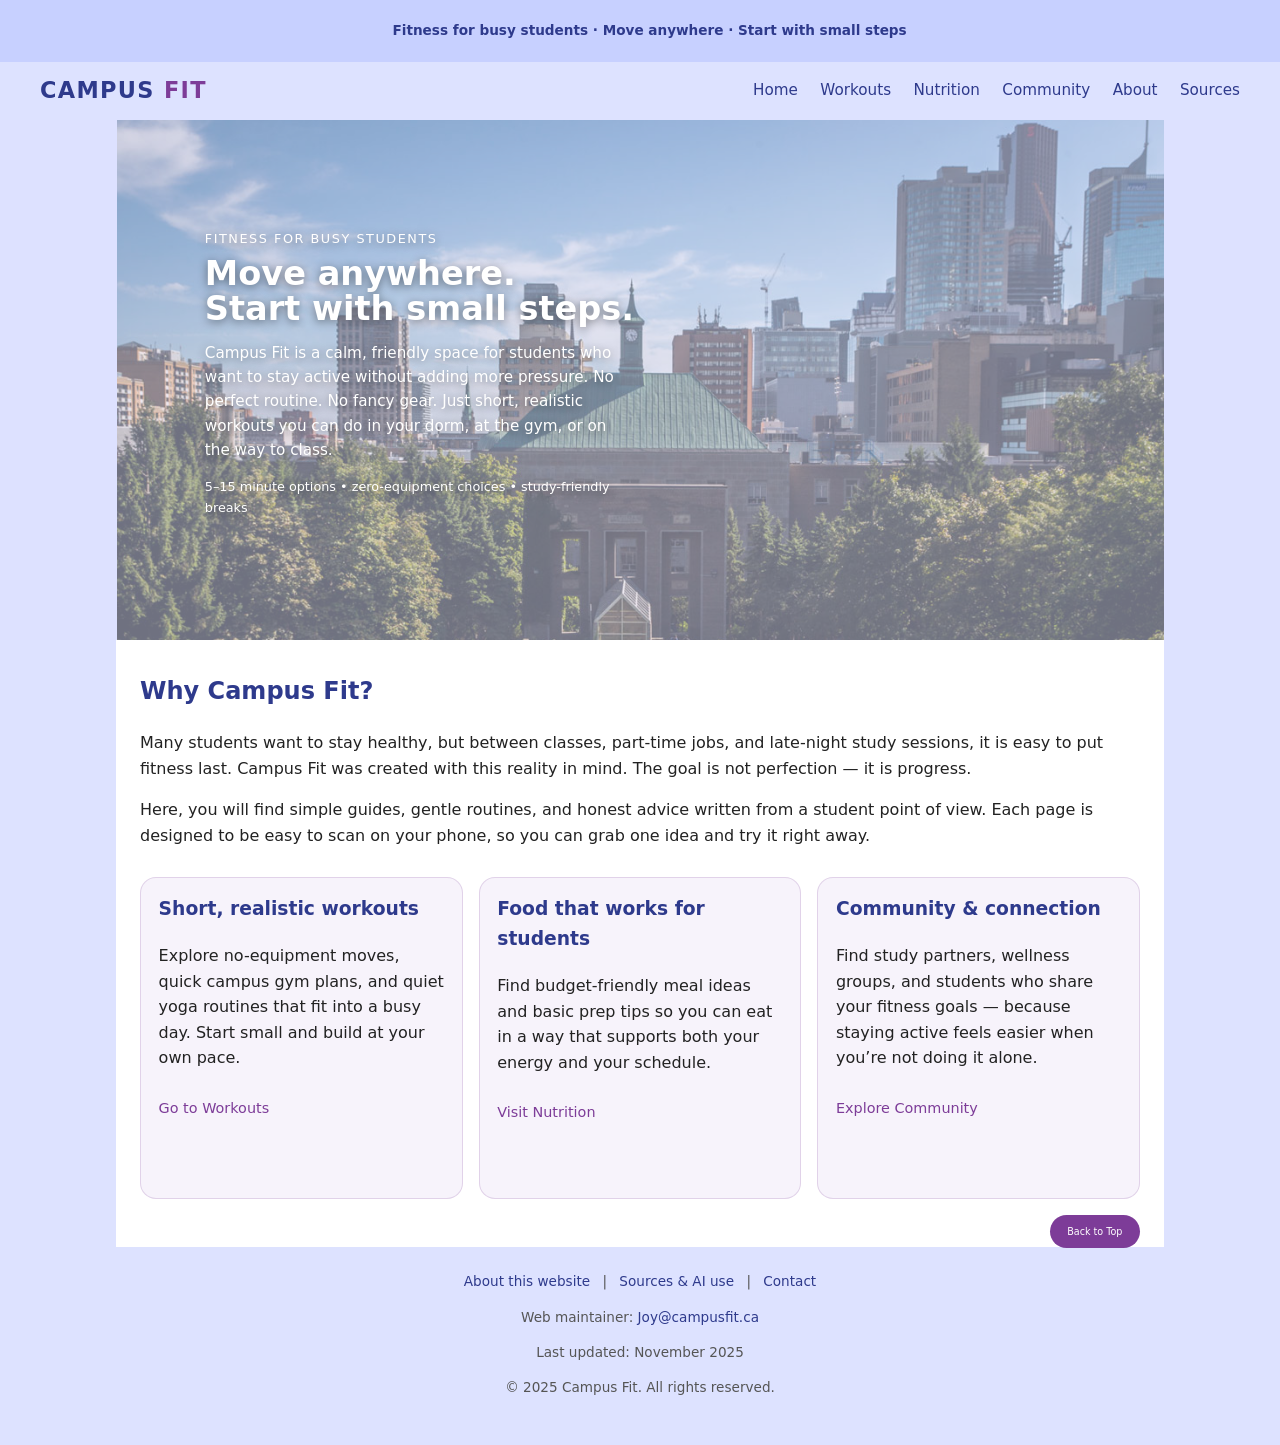
<file: index.html>
<!DOCTYPE html>
<html lang="en">
<head>
  <meta charset="UTF-8">
  <title>Campus Fit | Fitness for Busy Students</title>
  <meta name="viewport" content="width=device-width, initial-scale=1.0">
  <meta name="description"
        content="Campus Fit is a calm, friendly fitness site for busy students. Move anywhere, start with small steps.">
  <link rel="stylesheet" href="css/style.css">
</head>
<body>

<a id="top"></a>

<header class="site-header">

  <div class="top-banner">
    <p>Fitness for busy students · Move anywhere · Start with small steps</p>
  </div>

  
  <div class="nav-bar">
    <div class="logo">
      <h1>Campus <span>Fit</span></h1>
    </div>

    <nav class="main-nav">
      <ul class="main-menu">
       <li class="has-dropdown">
          <a href="index.html">Home</a>
  <ul class="dropdown">
    <li><a href="siteintroduction.html">Site Introduction</a></li>
    <li><a href="quote.html">Daily Motivation Quote</a></li>
  </ul>
</li>


        <li class="has-dropdown">
          <a href="workouts.html">Workouts</a>
          <ul class="dropdown">
            <li><a href="noequipment.html">No Equipment</a></li>
              <li><a href="campusgym.html">Campus Gym Plans</a></li>
            <li><a href="yoga.html">Yoga &amp; Stretch</a></li>
          </ul>
        </li>

        <li class="has-dropdown">
          <a href="nutrition.html">Nutrition</a>
          <ul class="dropdown">
            <li><a href="budgetmeals.html">Budget Meals</a></li>
            <li><a href="quickmeals.html">Quick Healthy Meals</a></li>
            <li><a href="mealprep.html">Meal Prep Tips</a></li>
          </ul>
        </li>


        <li class="has-dropdown">
          <a href="community.html">Community</a>
          <ul class="dropdown">
           <li><a href="studentstory.html">Student Fitness Stories</a></li>
              <li><a href="minichallenges.html">Mini Challenges</a></li>
              <li><a href="community.html#feedback">Feedback &amp; Shoutouts</a></li>
          </ul>
        </li>

       
<li>
  <a href="about.html">About</a>
</li>
           <li><a href="sources.html">Sources</a></li>
      </ul>
    </nav>
  </div>
</header>


<section class="hero">
     <div class="hero-inner">
    <div class="hero-image-wrapper">
  <img src="images/hero-campusfit.jpg"
       alt="Student stretching outdoors beside a path on campus"
       class="hero-image">
  </div>
  <div class="hero-content">
    <p class="hero-eyebrow">Fitness for busy students</p>
    <h2 class="hero-title">Move anywhere.</h2>
    <h2 class="hero-title">Start with small steps.</h2>
    <p class="hero-text">
      Campus Fit is a calm, friendly space for students who want to stay active
      without adding more pressure. No perfect routine. No fancy gear. Just
      short, realistic workouts you can do in your dorm, at the gym, or on the
      way to class.
    </p>
    <p class="hero-subtext">
      5–15 minute options • zero-equipment choices • study-friendly breaks
    </p>
  </div>
      </div>
</section>

<main class="page-content">
  <section class="home-intro">
    <h2>Why Campus Fit?</h2>
    <p>
      Many students want to stay healthy, but between classes, part-time jobs,
      and late-night study sessions, it is easy to put fitness last. Campus Fit
      was created with this reality in mind. The goal is not perfection — it is
      progress.
    </p>
    <p>
      Here, you will find simple guides, gentle routines, and honest advice
      written from a student point of view. Each page is designed to be easy to
      scan on your phone, so you can grab one idea and try it right away.
    </p>
  </section>

  <section class="home-sections">
    <article class="home-card">
      <h3>Short, realistic workouts</h3>
      <p>
        Explore no-equipment moves, quick campus gym plans, and quiet yoga
        routines that fit into a busy day. Start small and build at your own
        pace.
      </p>
      <a href="workouts.html" class="text-link">Go to Workouts </a>
    </article>

    <article class="home-card">
      <h3>Food that works for students</h3>
      <p>
        Find budget-friendly meal ideas and basic prep tips so you can eat in a
        way that supports both your energy and your schedule.
      </p>
      <a href="nutrition.html" class="text-link">Visit Nutrition </a>
        <p>&nbsp;</p>
      
    </article>
       <article class="home-card">
      <h3>Community & connection</h3>
      <p>
        Find study partners, wellness groups, and students who share your fitness goals — because staying active feels easier when you’re not doing it alone.
      </p>
      <a href="community.html" class="text-link">Explore Community </a>
    </article>
      
  </section>

<a href="#top" class="back-to-top-btn">Back to Top</a>
</main>

<footer class="site-footer">
  <nav class="footer-nav">
    <a href="about.html">About this website</a> |
    <a href="sources.html">Sources &amp; AI use</a> |
     <a href="about.html#connect">Contact</a>
  </nav>

  <p>Web maintainer: <a href="mailto:linzhiyuejoy@gmail.com" target="_blank" rel="noopener">Joy@campusfit.ca</a></p>
  <p>Last updated: November 2025</p>
  <p>&copy; 2025 Campus Fit. All rights reserved.</p>
</footer>

</body>
</html>
</file>
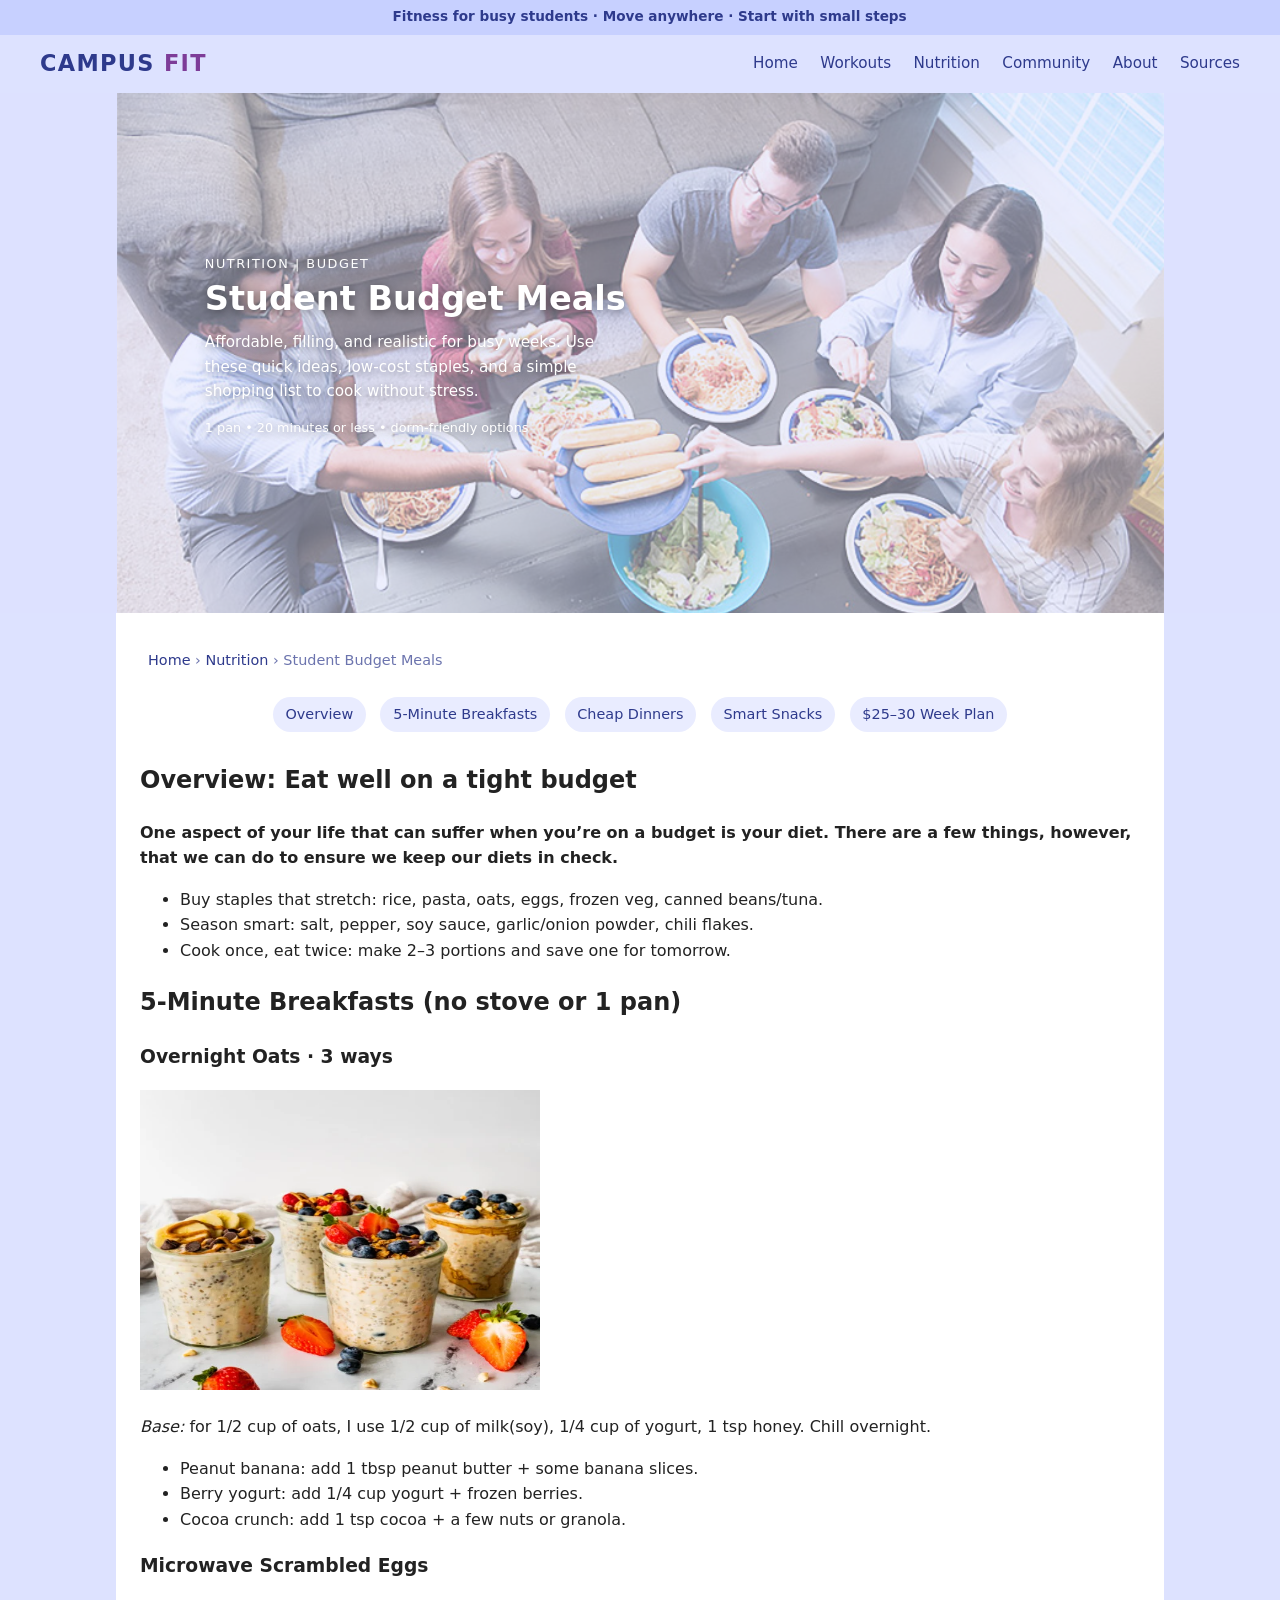
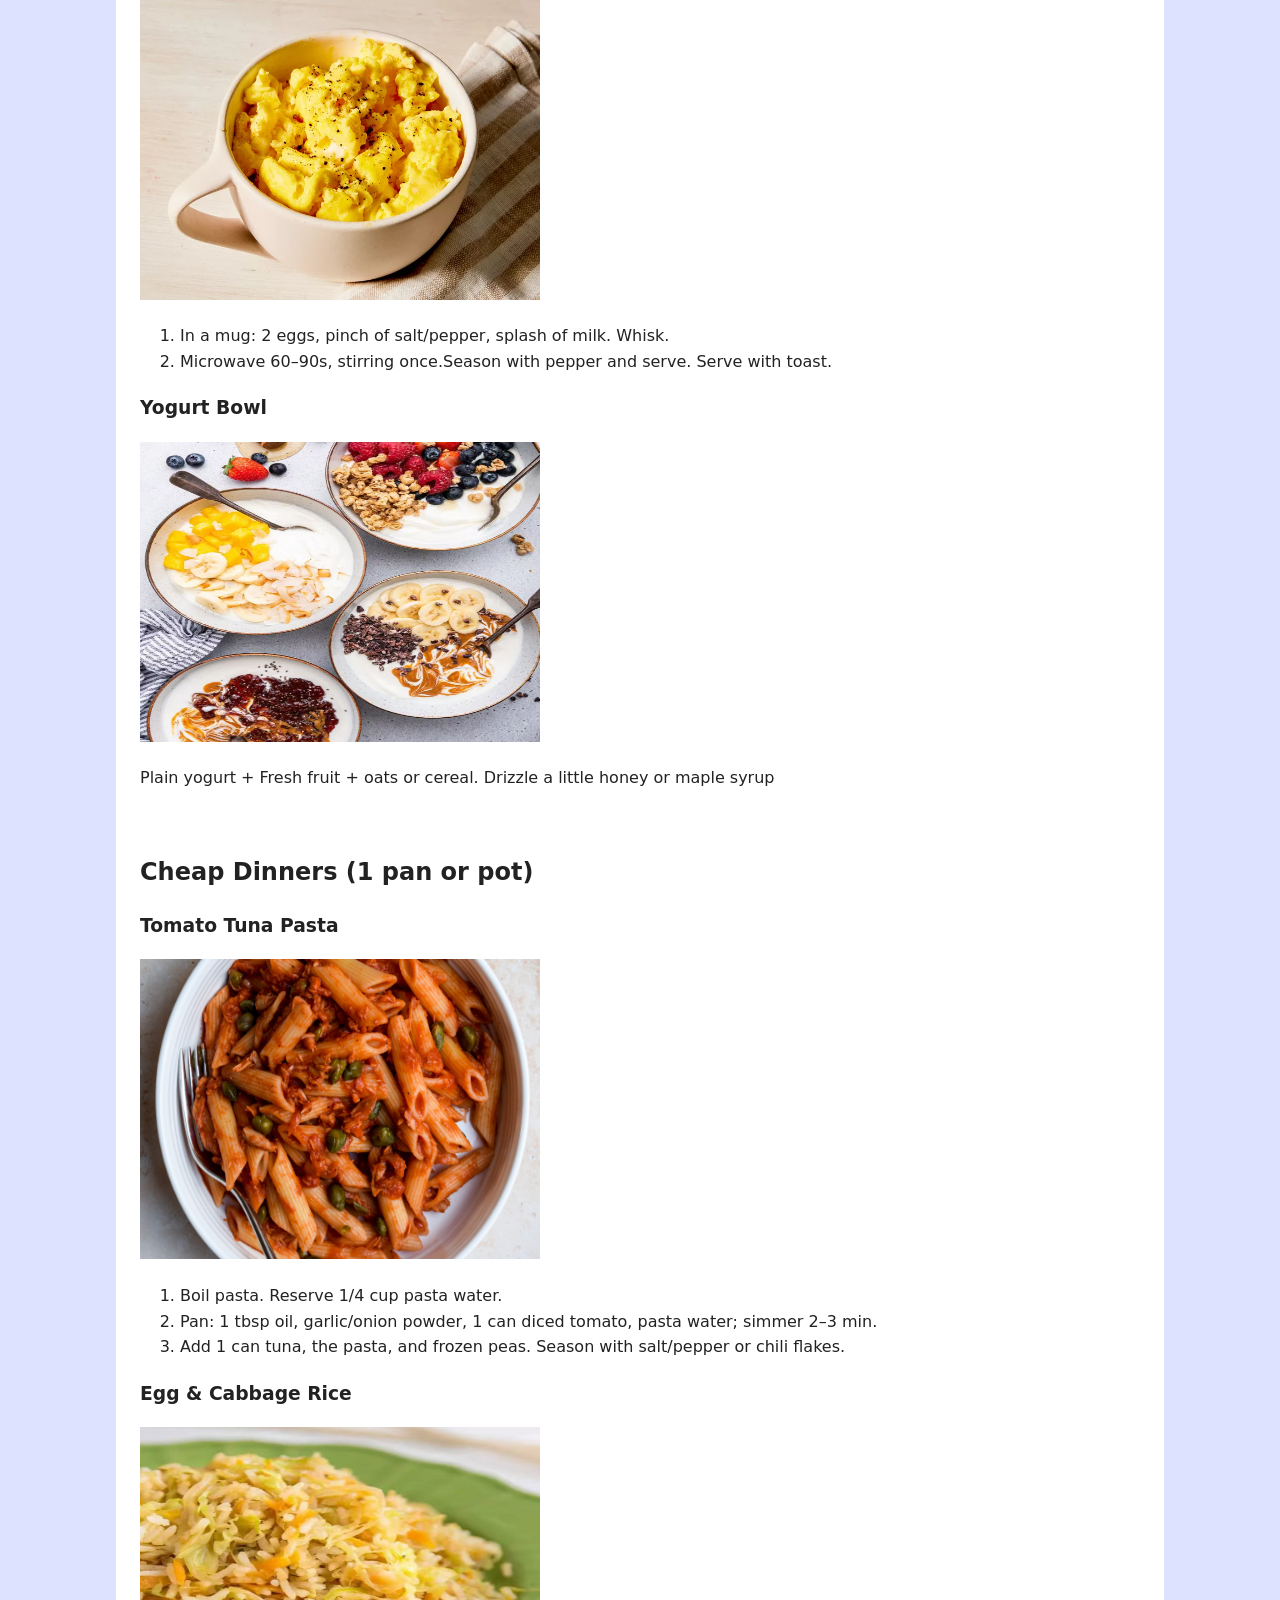
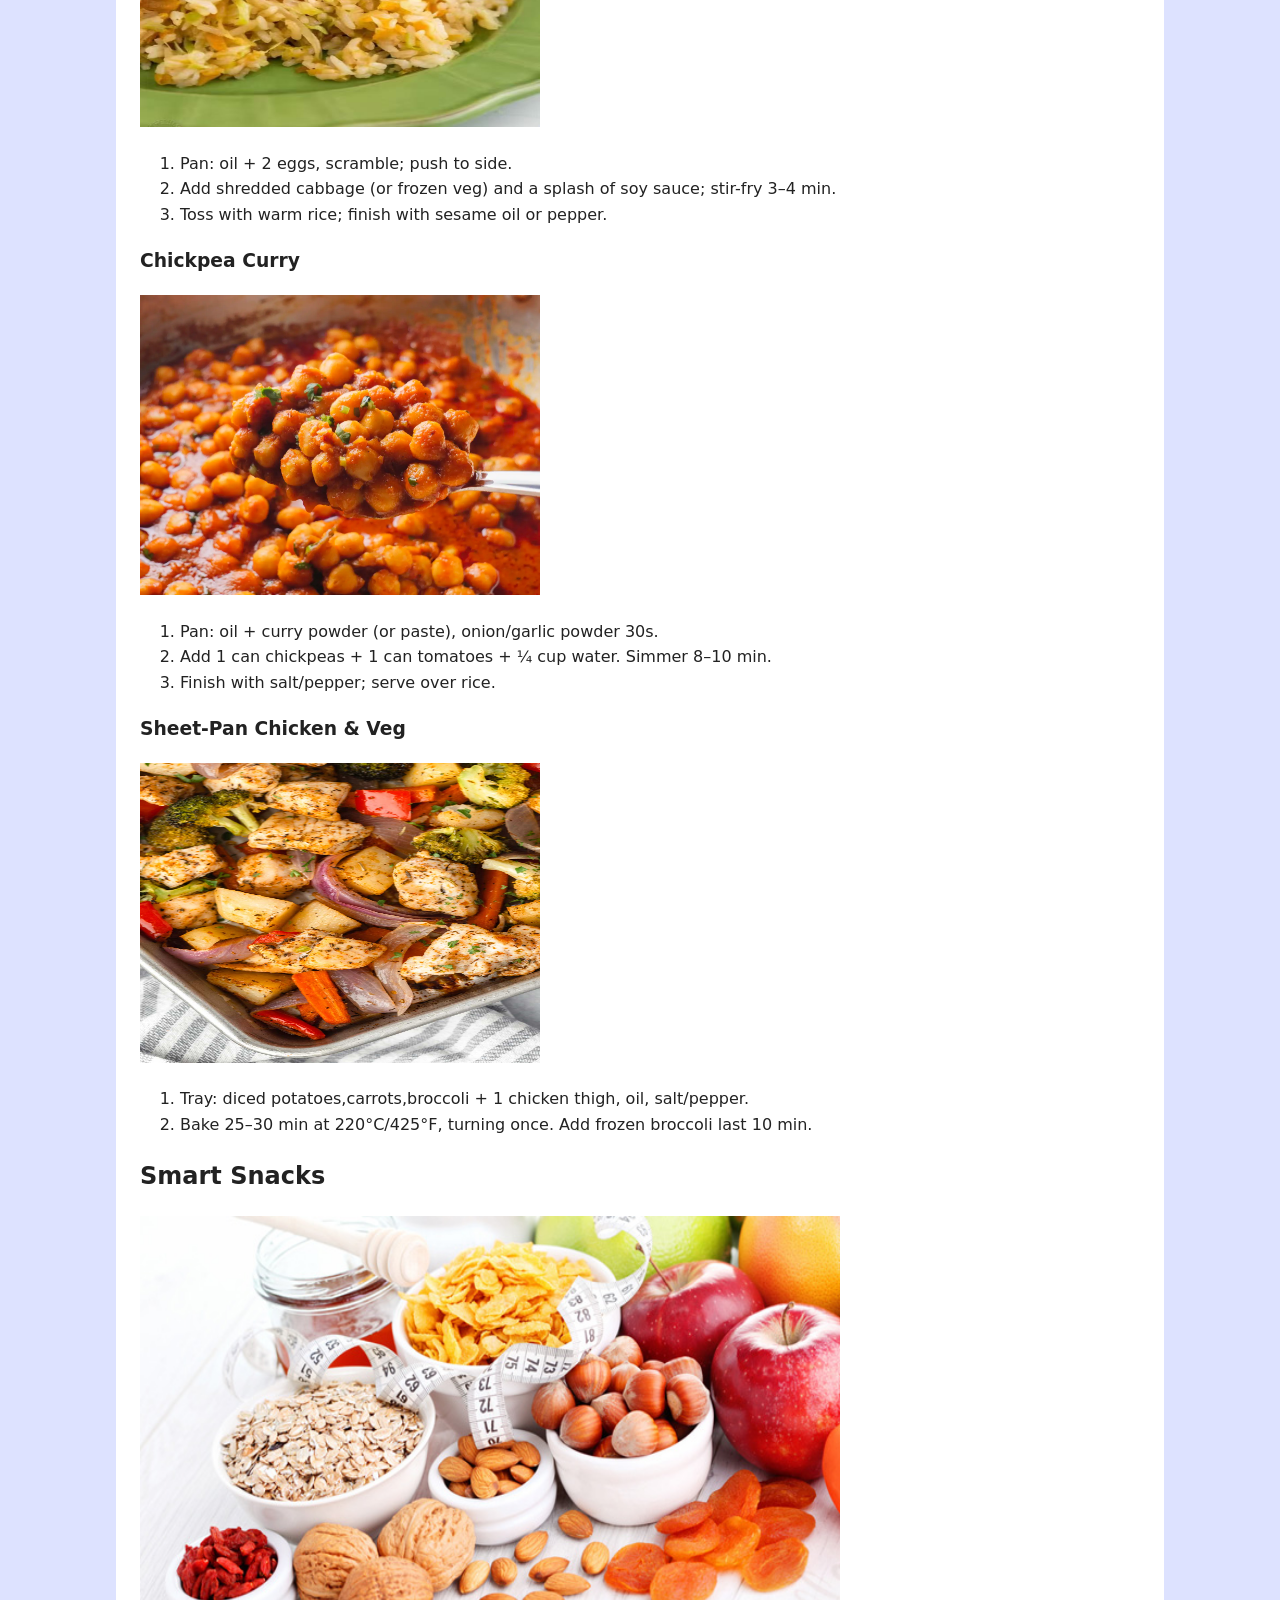
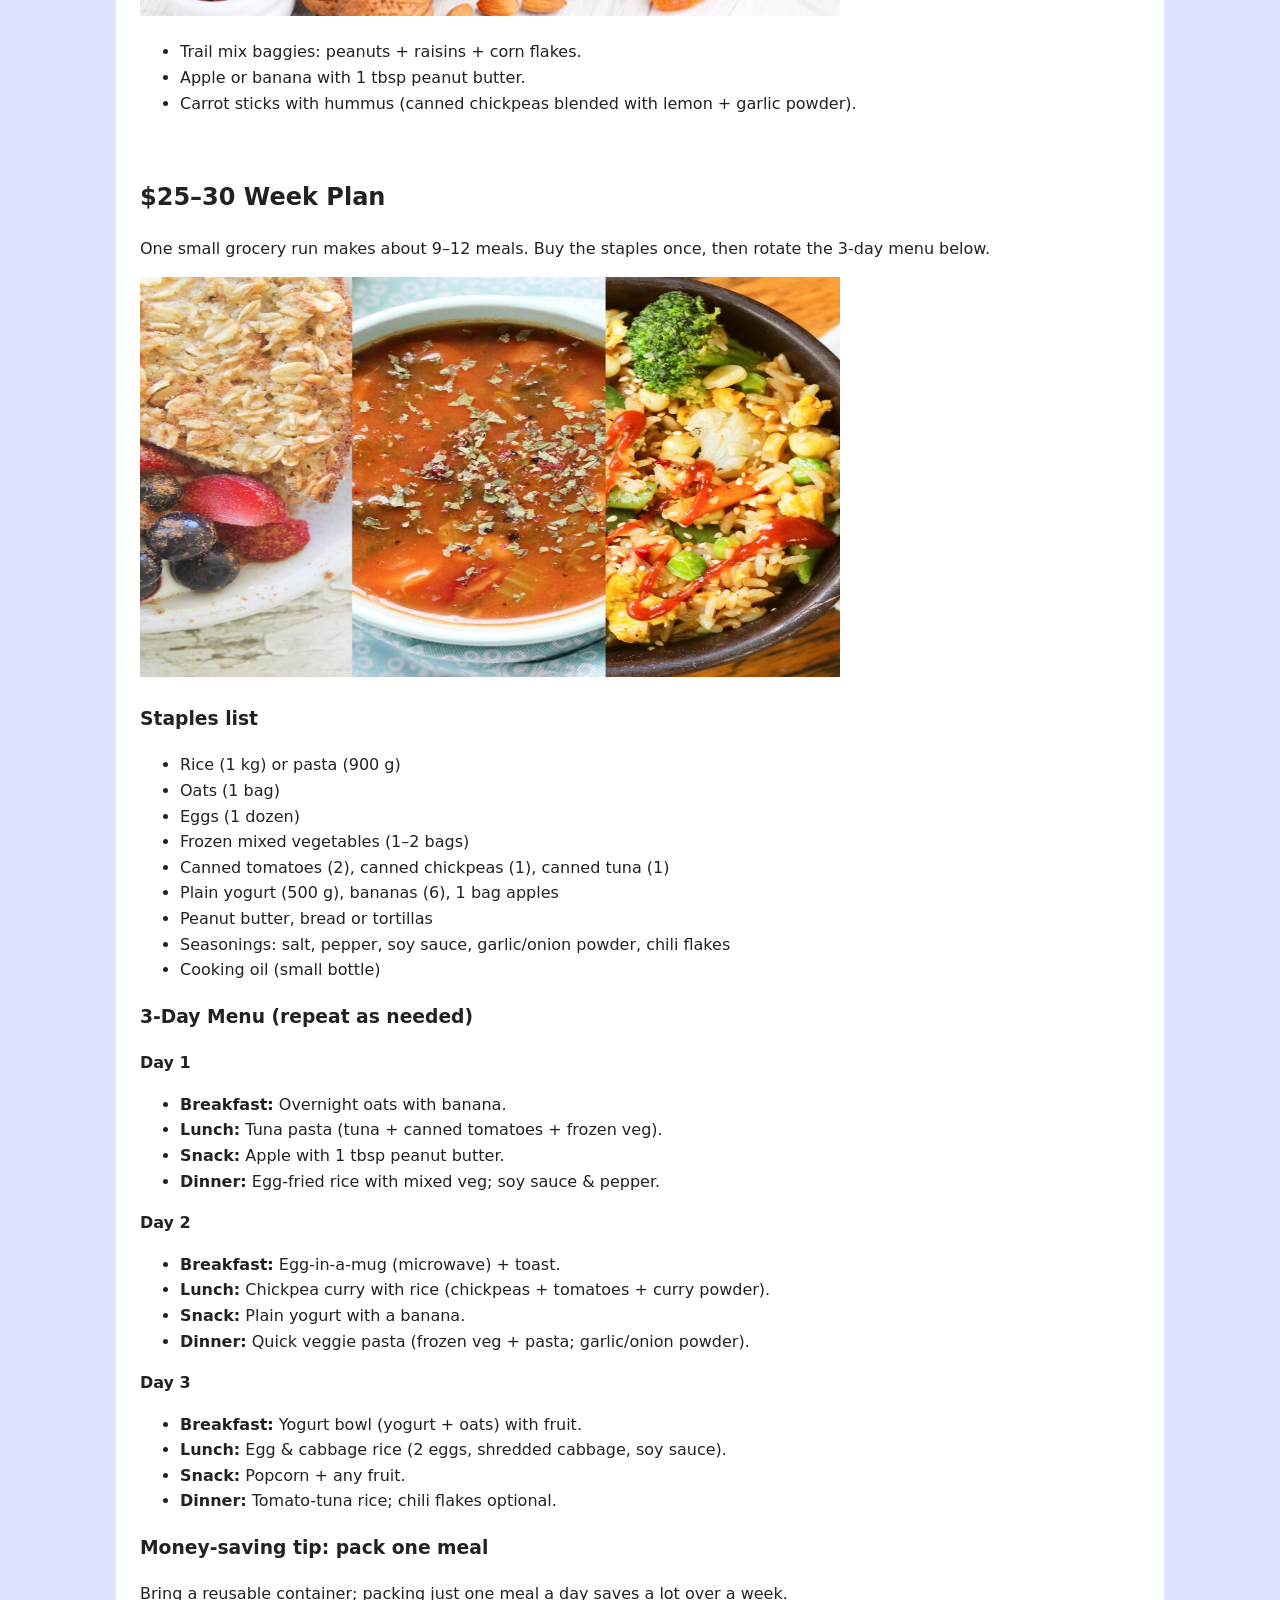
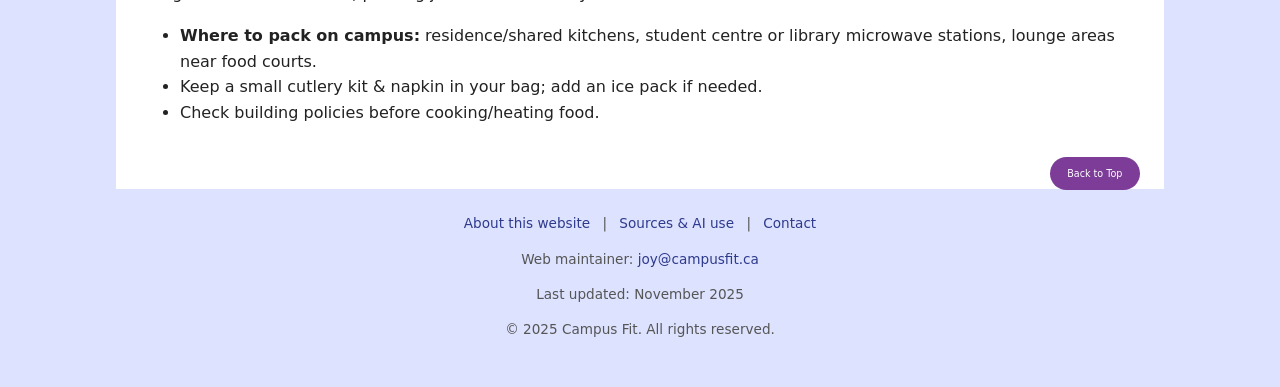
<file: budgetmeals.html>
<!DOCTYPE html>
<html lang="en">
<head>
  <meta charset="UTF-8" />
  <meta name="viewport" content="width=device-width, initial-scale=1.0"/>
  <title>Student Budget Meals | Campus Fit</title>
  <link rel="stylesheet" href="css/style.css"/>
</head>

<body id="top">
 
  <div class="top-banner">Fitness for busy students · Move anywhere · Start with small steps</div>

  
  <header>
    <div class="nav-bar">
      <div class="logo"><h1>CAMPUS <span>FIT</span></h1></div>

      <nav class="main-nav" aria-label="Primary">
        <ul class="main-menu">
          <li class="has-dropdown">
            <a href="index.html">Home</a>
            <ul class="dropdown">
              <li><a href="siteintroduction.html">Site Introduction</a></li>
              <li><a href="quote.html">Daily Motivation Quote</a></li>
            </ul>
          </li>

          <li class="has-dropdown">
            <a href="workouts.html">Workouts</a>
            <ul class="dropdown">
              <li><a href="noequipment.html">No-Equipment Routines</a></li>
              <li><a href="campusgym.html">Campus Gym Plans</a></li>
              <li><a href="yoga.html">Yoga &amp; Stretch</a></li>
            </ul>
          </li>

          <li class="has-dropdown">
            <a href="nutrition.html">Nutrition</a>
            <ul class="dropdown">
              <li><a href="budgetmeals.html">Student Budget Meals</a></li>
              <li><a href="quickmeals.html">Quick Healthy Meals</a></li>
              <li><a href="mealprep.html">Meal Prep Tips</a></li>
            </ul>
          </li>


          <li class="has-dropdown">
            <a href="community.html">Community</a>
            <ul class="dropdown">
             <li><a href="studentstory.html">Student Fitness Stories</a></li>
              <li><a href="minichallenges.html">Mini Challenges</a></li>
              <li><a href="community.html#feedback">Feedback &amp; Shoutouts</a></li>
            </ul>
          </li>

          <li><a href="about.html">About</a></li>
             <li><a href="sources.html">Sources</a></li>
        </ul>
      </nav>
    </div>
  </header>
 
  <section class="hero">
    <div class="hero-inner">
      <div class="hero-image-wrapper">
        <!-- Replace with your photo (1200–2000px wide). -->
        <img src="images/hero-budgetmeals.jpg"
             alt="Student cooking a simple budget meal in a dorm kitchen"
             class="hero-image" loading="lazy"/>
      </div>

      <div class="hero-content">
        <p class="hero-eyebrow">NUTRITION | BUDGET</p>
        <h1 class="hero-title">Student Budget Meals</h1>
        <p class="hero-text">
          Affordable, filling, and realistic for busy weeks. Use these quick ideas,
          low-cost staples, and a simple shopping list to cook without stress.
        </p>
        <p class="hero-subtext">1 pan • 20 minutes or less • dorm-friendly options</p>
      </div>
    </div>
  </section>

  
  <main class="page-content">

    
    <nav class="breadcrumb" aria-label="Breadcrumb">
      <a href="index.html">Home</a> <span aria-hidden="true">›</span>
      <a href="nutrition.html">Nutrition</a> <span aria-hidden="true">›</span>
      <span>Student Budget Meals</span>
    </nav>

   
    <nav class="local-nav" aria-label="Section">
      <a href="#overview">Overview</a>
      <a href="#breakfasts">5-Minute Breakfasts</a>
      <a href="#dinners">Cheap Dinners</a>
      <a href="#snacks">Smart Snacks</a>
      <a href="#week-plan">$25–30 Week Plan</a>
    </nav>

    
    <section id="overview" class="wk-section">
        
      <h2>Overview: Eat well on a tight budget</h2>
        <p><strong>One aspect of your life that can suffer when you’re on a budget is your diet. There are a few things, however, that we can do to ensure we keep our diets in check.</strong></p>
      <ul>
        <li>Buy staples that stretch: rice, pasta, oats, eggs, frozen veg, canned beans/tuna.</li>
        <li>Season smart: salt, pepper, soy sauce, garlic/onion powder, chili flakes.</li>
        <li>Cook once, eat twice: make 2–3 portions and save one for tomorrow.</li>
      </ul>
      </section>
      

   
    <section id="breakfasts" class="wk-section">
      <h2>5-Minute Breakfasts (no stove or 1 pan)</h2>

      <article>
        <h3>Overnight Oats · 3 ways</h3>
          <div class="exercise-media">
          <img src="images/overnight.jpg" alt="overnight oat" width="400" height="300"/>
        </div>
        <p><em>Base:</em> for 1/2 cup of oats, I use 1/2 cup of milk(soy), 1/4 cup of yogurt, 1 tsp honey. Chill overnight.</p>
        <ul>
          <li>Peanut banana: add 1 tbsp peanut butter + some banana slices.</li>
          <li>Berry yogurt: add 1/4 cup yogurt + frozen berries.</li>
          <li>Cocoa crunch: add 1 tsp cocoa + a few nuts or granola.</li>
        </ul>
      </article>

      <article>
        <h3>Microwave Scrambled Eggs</h3>
          <div class="exercise-media">
          <img src="images/egg.jpg" alt="Microwave Scrambled Eggs" width="400" height="300"/>
        </div>
        <ol>
          <li>In a mug: 2 eggs, pinch of salt/pepper, splash of milk. Whisk.</li>
          <li>Microwave 60–90s, stirring once.Season with pepper and serve. Serve with toast.</li>
        </ol>
      </article>

      <article>
        <h3>Yogurt Bowl</h3>
          <div class="exercise-media">
          <img src="images/yogurt.jpg" alt="Yogurt Bowl" width="400" height="300"/>
        </div>
        <p>Plain yogurt + Fresh fruit  + oats or cereal. Drizzle a little honey or maple syrup</p>
      </article>
    </section>
&nbsp;
   
    <section id="dinners" class="wk-section">
      <h2>Cheap Dinners (1 pan or pot)</h2>

      <article>
        <h3>Tomato Tuna Pasta</h3>
          <div class="exercise-media">
          <img src="images/noodle.jpg" alt="Tomato Tuna Pasta" width="400" height="300"/>
        </div>
        <ol>
          <li>Boil pasta. Reserve 1/4 cup pasta water.</li>
          <li>Pan: 1 tbsp oil, garlic/onion powder, 1 can diced tomato, pasta water; simmer 2–3 min.</li>
          <li>Add 1 can tuna, the pasta, and frozen peas. Season with salt/pepper or chili flakes.</li>
        </ol>
      </article>

      <article>
        <h3>Egg &amp; Cabbage Rice</h3>
          <div class="exercise-media">
          <img src="images/rice.jpg" alt="Egg and Cabbage Rice" width="400" height="300"/>
        </div>
        <ol>
          <li>Pan: oil + 2 eggs, scramble; push to side.</li>
          <li>Add shredded cabbage (or frozen veg) and a splash of soy sauce; stir-fry 3–4 min.</li>
          <li>Toss with warm rice; finish with sesame oil or pepper.</li>
        </ol>
      </article>

       <article class="chickpeacurry" id="curry">
        <h3>Chickpea Curry </h3>
           <div class="exercise-media">
          <img src="images/curry.jpg" alt="Chickpea Curry" width="400" height="300"/>
        </div>
        <ol>
          <li>Pan: oil + curry powder (or paste), onion/garlic powder 30s.</li>
          <li>Add 1 can chickpeas + 1 can tomatoes + ¼ cup water. Simmer 8–10 min.</li>
          <li>Finish with salt/pepper; serve over rice.</li>
        </ol>
      </article>

      <article>
        <h3>Sheet-Pan Chicken &amp; Veg</h3>
           <div class="exercise-media">
          <img src="images/chickenveg.jpg" alt="Sheet-Pan Chicken and Veg" width="400" height="300"/>
        </div>
        <ol>
          <li>Tray: diced potatoes,carrots,broccoli + 1 chicken thigh, oil, salt/pepper.</li>
          <li>Bake 25–30 min at 220°C/425°F, turning once. Add frozen broccoli last 10 min.</li>
        </ol>
      </article>
    </section>

   
    <section id="snacks" class="wk-section">
      <h2>Smart Snacks</h2>
        <div class="exercise-media">
          <img src="images/smartsnake.jpg" alt="Smart Snacks hero" width="700" height="400"/>
        </div>
      <ul>
        <li>Trail mix baggies: peanuts + raisins + corn flakes.</li>
        <li>Apple or banana with 1 tbsp peanut butter.</li>
        <li>Carrot sticks with hummus (canned chickpeas blended with lemon + garlic powder).</li>
      </ul>
    </section>
&nbsp;

   <section id="week-plan" class="wk-section">
  <h2>$25–30 Week Plan</h2>
  <p>One small grocery run makes about 9–12 meals. Buy the staples once, then rotate the 3-day menu below.</p>
       <div class="exercise-media">
          <img src="images/plan.jpg" alt="plan image" width="700" height="400"/>
        </div>

  <h3>Staples list</h3>
  <ul>
    <li>Rice (1 kg) or pasta (900 g)</li>
    <li>Oats (1 bag)</li>
    <li>Eggs (1 dozen)</li>
    <li>Frozen mixed vegetables (1–2 bags)</li>
    <li>Canned tomatoes (2), canned chickpeas (1), canned tuna (1)</li>
    <li>Plain yogurt (500 g), bananas (6), 1 bag apples</li>
    <li>Peanut butter, bread or tortillas</li>
    <li>Seasonings: salt, pepper, soy sauce, garlic/onion powder, chili flakes</li>
    <li>Cooking oil (small bottle)</li>
  </ul>

  <h3>3-Day Menu (repeat as needed)</h3>

  <p><strong>Day 1</strong></p>
  <ul>
    <li><strong>Breakfast:</strong> Overnight oats with banana.</li>
    <li><strong>Lunch:</strong> Tuna pasta (tuna + canned tomatoes + frozen veg).</li>
    <li><strong>Snack:</strong> Apple with 1 tbsp peanut butter.</li>
    <li><strong>Dinner:</strong> Egg-fried rice with mixed veg; soy sauce & pepper.</li>
  </ul>

  <p><strong>Day 2</strong></p>
  <ul>
    <li><strong>Breakfast:</strong> Egg-in-a-mug (microwave) + toast.</li>
    <li><strong>Lunch:</strong> Chickpea curry with rice (chickpeas + tomatoes + curry powder).</li>
    <li><strong>Snack:</strong> Plain yogurt with a banana.</li>
    <li><strong>Dinner:</strong> Quick veggie pasta (frozen veg + pasta; garlic/onion powder).</li>
  </ul>

  <p><strong>Day 3</strong></p>
  <ul>
    <li><strong>Breakfast:</strong> Yogurt bowl (yogurt + oats) with fruit.</li>
    <li><strong>Lunch:</strong> Egg &amp; cabbage rice (2 eggs, shredded cabbage, soy sauce).</li>
    <li><strong>Snack:</strong> Popcorn + any fruit.</li>
    <li><strong>Dinner:</strong> Tomato-tuna rice; chili flakes optional.</li>
  </ul>

  
    <h3>Money-saving tip: pack one meal</h3>
    <p>Bring a reusable container; packing just one meal a day saves a lot over a week.</p>
    <ul>
      <li><strong>Where to pack on campus:</strong> residence/shared kitchens, student centre or library microwave stations, lounge areas near food courts.</li>
      <li>Keep a small cutlery kit &amp; napkin in your bag; add an ice pack if needed.</li>
      <li>Check building policies before cooking/heating food.</li>
    </ul>
</section>

  
     <p class="back-to-top">
    <a href="#top" class="back-to-top-btn"> Back to Top</a>
  </p>
    </main>
  
  <footer class="site-footer">
    <nav class="footer-nav">
      <a href="about.html">About this website</a> |
      <a href="sources.html">Sources &amp; AI use</a> |
    <a href="about.html#connect">Contact</a>
    </nav>
    <div class="footer-info">
      <p>Web maintainer: <a href="mailto:joy@campusfit.ca">joy@campusfit.ca</a></p>
      <p>Last updated: November 2025</p>
      <p>© 2025 Campus Fit. All rights reserved.</p>
    </div>
  </footer>
</body>
</html>
</file>
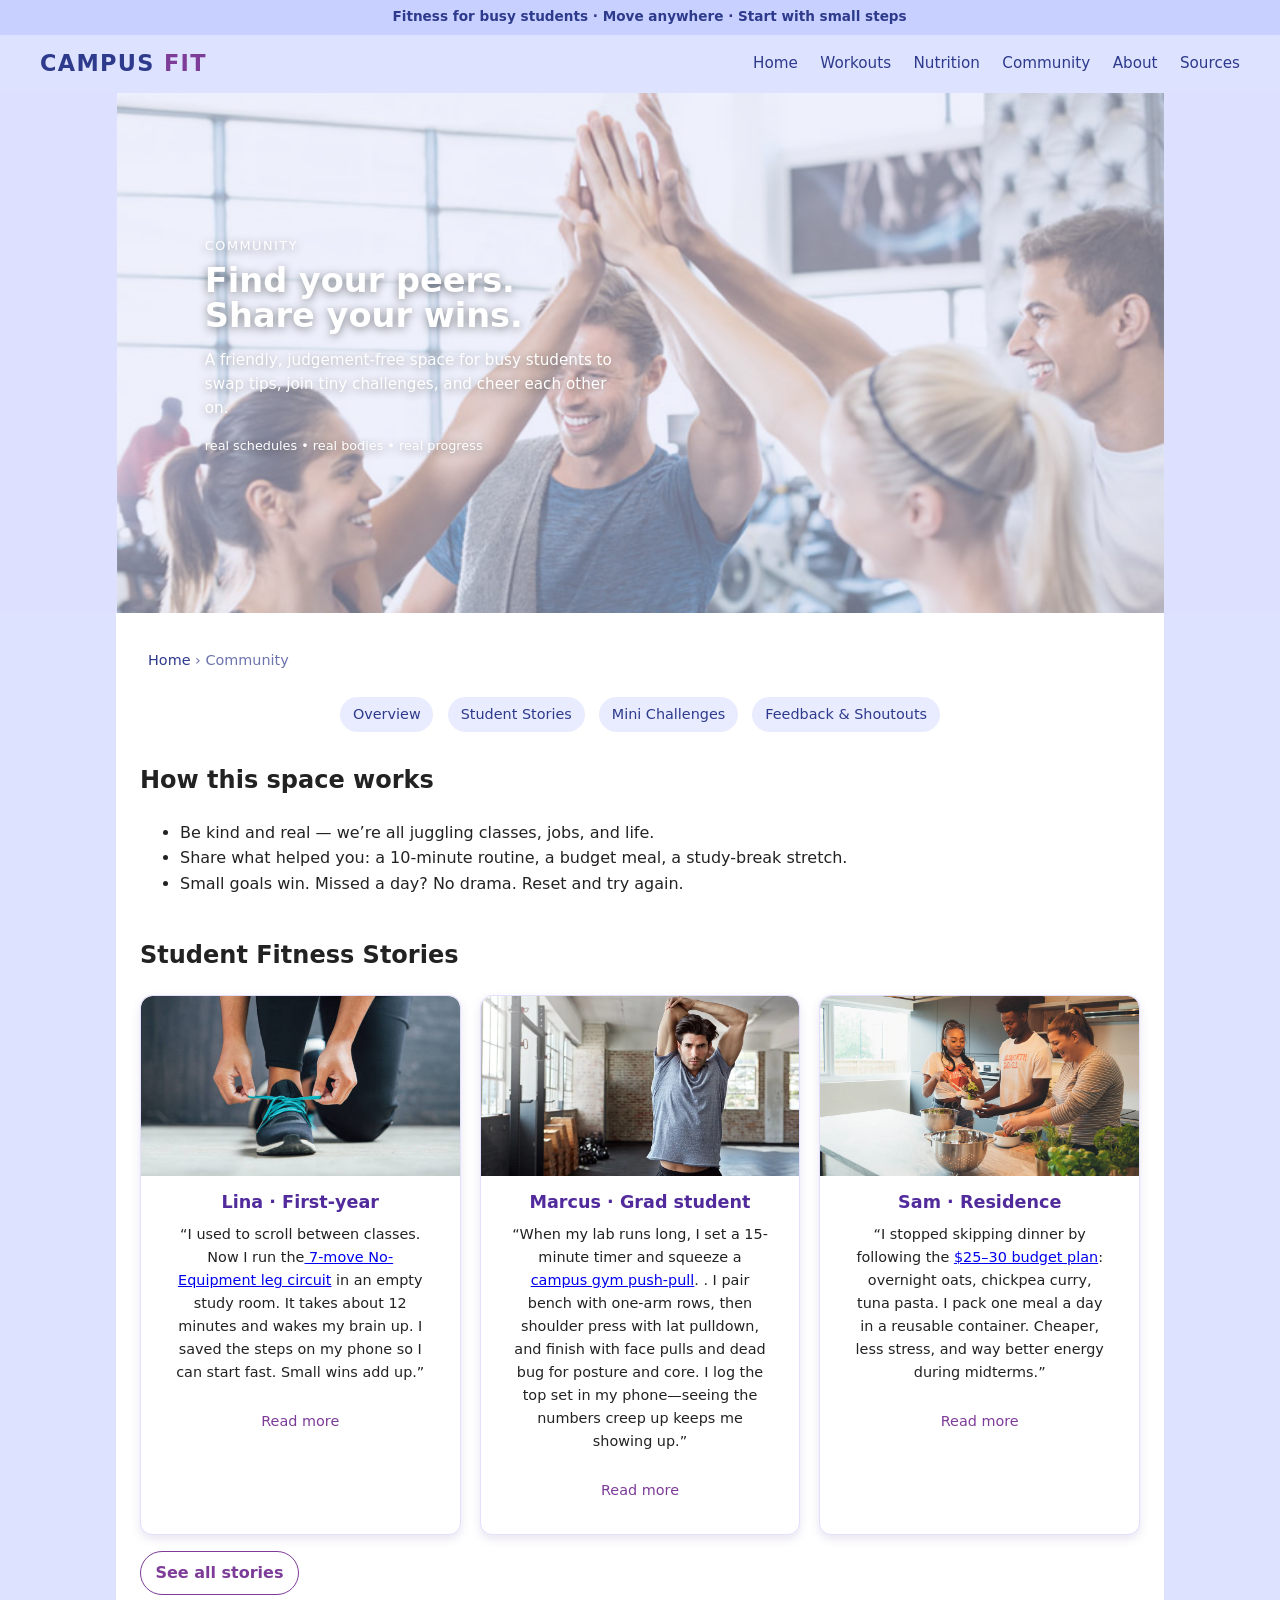
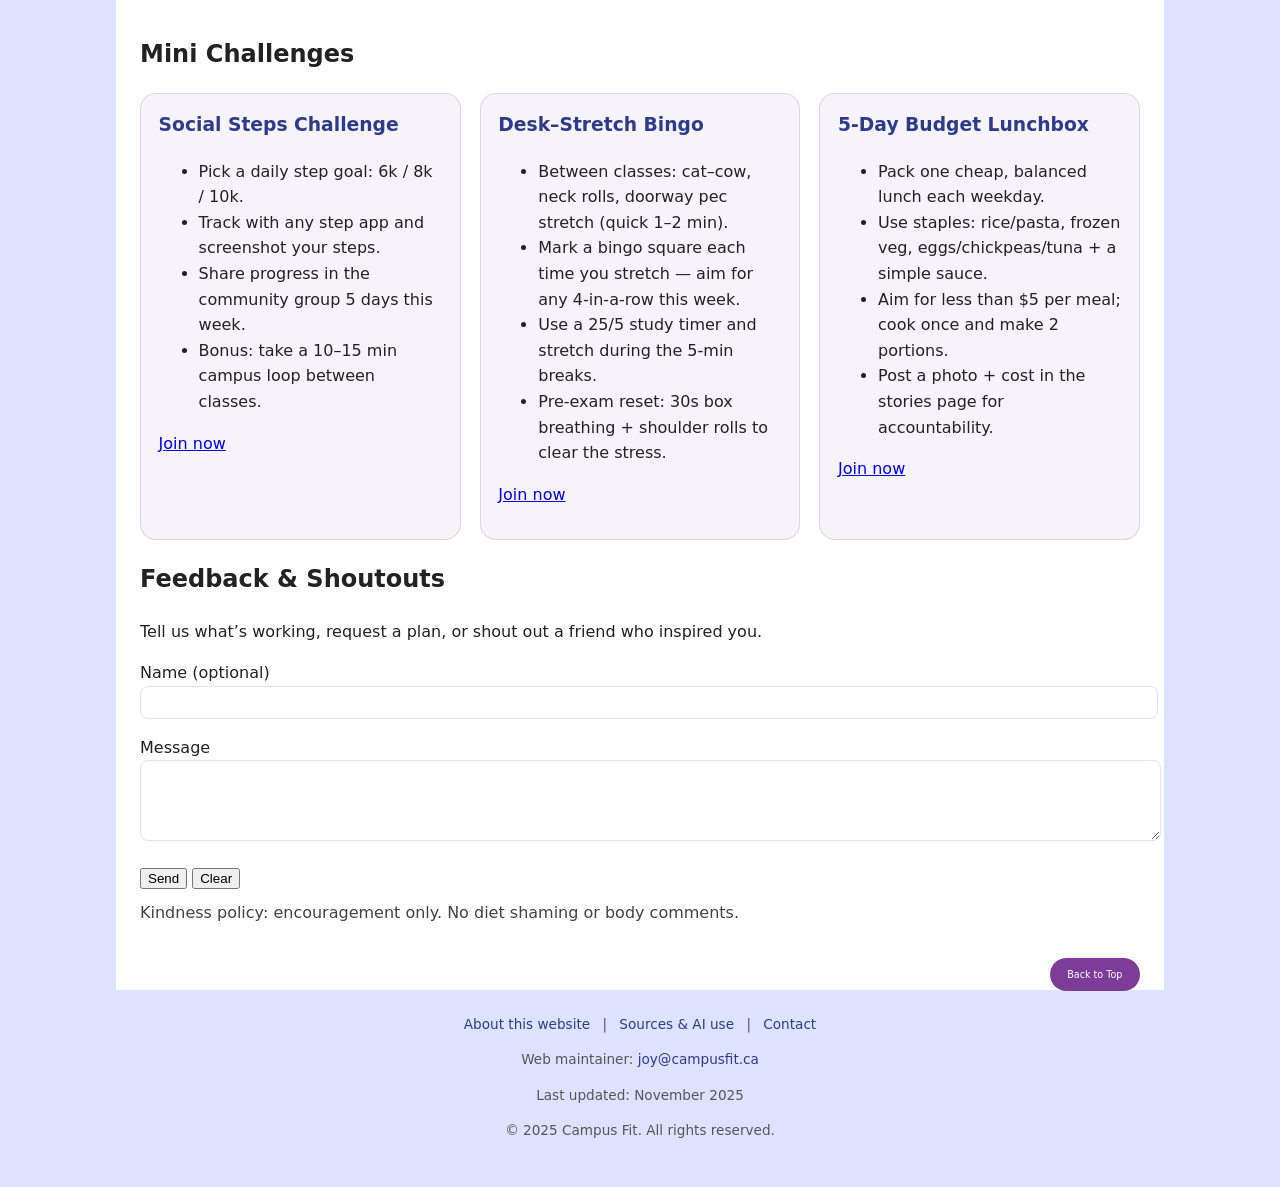
<file: community.html>
<!DOCTYPE html>
<html lang="en">
<head>
  <meta charset="UTF-8" />
  <meta name="viewport" content="width=device-width, initial-scale=1.0"/>
  <title>Community | Campus Fit</title>
  <link rel="stylesheet" href="css/style.css"/>
</head>

<body id="top">
 
  <div class="top-banner">Fitness for busy students · Move anywhere · Start with small steps</div>

  
  <header>
    <div class="nav-bar">
      <div class="logo"><h1>CAMPUS <span>FIT</span></h1></div>
      <nav class="main-nav" aria-label="Primary">
        <ul class="main-menu">
          <li class="has-dropdown">
            <a href="index.html">Home</a>
            <ul class="dropdown">
              <li><a href="siteintroduction.html">Site Introduction</a></li>
              <li><a href="quote.html">Daily Motivation Quote</a></li>
            </ul>
          </li>

          <li class="has-dropdown">
            <a href="workouts.html">Workouts</a>
            <ul class="dropdown">
              <li><a href="noequipment.html">No-Equipment Routines</a></li>
              <li><a href="campusgym.html">Campus Gym Plans</a></li>
              <li><a href="yoga.html">Yoga &amp; Stretch</a></li>
            </ul>
          </li>

          <li class="has-dropdown">
            <a href="nutrition.html">Nutrition</a>
            <ul class="dropdown">
              <li><a href="budgetmeals.html">Student Budget Meals</a></li>
              <li><a href="quickmeals.html">Quick Healthy Meals</a></li>
              <li><a href="mealprep.html">Meal Prep Tips</a></li>
            </ul>
          </li>

          <li class="has-dropdown">
            <a href="community.html">Community</a>
            <ul class="dropdown">
              <li><a href="studentstory.html">Student Fitness Stories</a></li>
              <li><a href="minichallenges.html">Mini Challenges</a></li>
              <li><a href="community.html#feedback">Feedback &amp; Shoutouts</a></li>
            </ul>
          </li>

          <li><a href="about.html">About</a></li>
             <li><a href="sources.html">Sources</a></li>
        </ul>
      </nav>
    </div>
  </header>

  
  <section class="hero">
    <div class="hero-inner">
      <div class="hero-image-wrapper">
        
        <img src="images/hero-community.jpg"
             alt="Students high-fiving after a campus workout"
             class="hero-image" loading="lazy">
      </div>

      <div class="hero-content">
        <p class="hero-eyebrow">COMMUNITY</p>
        <h1 class="hero-title">Find your peers. Share your wins.</h1>
        <p class="hero-text">A friendly, judgement-free space for busy students to swap tips, join tiny challenges, and cheer each other on.</p>
        <p class="hero-subtext">real schedules • real bodies • real progress</p>
      </div>
    </div>
  </section>


  <main class="page-content">

    <nav class="breadcrumb" aria-label="Breadcrumb">
      <a href="index.html">Home</a> <span aria-hidden="true">›</span>
      <span>Community</span>
    </nav>


    <nav class="local-nav center" aria-label="Section">
      <a href="#overview">Overview</a>
      <a href="#stories">Student Stories</a>
      <a href="#challenges">Mini Challenges</a>
      <a href="#feedback">Feedback &amp; Shoutouts</a>
    </nav>


    <section id="overview">
      <h2>How this space works</h2>
      <ul>
        <li>Be kind and real — we’re all juggling classes, jobs, and life.</li>
        <li>Share what helped you: a 10-minute routine, a budget meal, a study-break stretch.</li>
        <li>Small goals win. Missed a day? No drama. Reset and try again.</li>
      </ul>
    </section>


    <section id="stories" class="intro-gallery">
      <h2>Student Fitness Stories</h2>
      <div class="intro-grid">
        <article class="intro-card">
          <img src="images/community-story1.jpg" alt="Student tying shoes before a jog">
          <h3>Lina · First-year </h3>
          <p>“I used to scroll between classes.  Now I run the<a href="noequipment.html" target="_blank" rel="noopener"> 7-move No-Equipment leg circuit</a> in an empty study room. It takes about 12 minutes and wakes my brain up. I saved the steps on my phone so I can start fast. Small wins add up.”</p>
          <p><a class="text-link" href="studentstory.html#lina">Read more </a></p>
        </article>

        <article class="intro-card">
          <img src="images/community-story2.jpg" alt="Student stretching in a library corner">
          <h3>Marcus · Grad student</h3>
          <p>“When my lab runs long, I set a 15-minute timer and squeeze a <a href="campusgym.html" target="_blank" rel="noopener">campus gym push-pull</a>. . I pair bench with one-arm rows, then shoulder press with lat pulldown, and finish with face pulls and dead bug for posture and core. I log the top set in my phone—seeing the numbers creep up keeps me showing up.”</p>
          <p><a class="text-link" href="studentstory.html#marcus">Read more </a></p>
        </article>

        <article class="intro-card">
          <img src="images/community-story3.jpg" alt="Students cooking simple meal together">
          <h3>Sam · Residence</h3>
          <p>“I stopped skipping dinner by following the <a href="budgetmeals.html" target="_blank" rel="noopener"> $25–30 budget plan</a>: overnight oats, chickpea curry, tuna pasta. I pack one meal a day in a reusable container. Cheaper, less stress, and way better energy during midterms.”</p>
          <p><a class="text-link" href="studentstory.html#sam">Read more </a></p>
        </article>
      </div>
      <p><a class="btn-ghost" href="studentstory.html">See all stories</a></p>
    </section>


    <section id="challenges" class="intro-gallery">
      <h2>Mini Challenges </h2>
      <div class="intro-grid">
        <article class="home-card">
  <h3>Social Steps Challenge</h3>
  <ul>
    <li>Pick a daily step goal: 6k / 8k / 10k.</li>
    <li>Track with any step app and screenshot your steps.</li>
    <li>Share progress in the community group 5 days this week.</li>
    <li>Bonus: take a 10–15 min campus loop between classes.</li>
  </ul>
          <p><a class="btn-pill" href="minichallenges.html#steps">Join now</a></p>
        </article>

        <article class="home-card">
         <div class="card">
  <h3>Desk–Stretch Bingo</h3>
  <ul>
<li>Between classes: cat–cow, neck rolls, doorway pec stretch (quick 1–2 min).</li>
<li>Mark a bingo square each time you stretch — aim for any 4-in-a-row this week.</li>
<li>Use a 25/5 study timer and stretch during the 5-min breaks.</li>
<li>Pre-exam reset: 30s box breathing + shoulder rolls to clear the stress.</li>
  </ul>

</div>
          <p><a class="btn-pill" href="minichallenges.html#desk">Join now</a></p>
        </article>

        <article class="home-card">
     
  <h3>5-Day Budget Lunchbox</h3>
  <ul>
    <li>Pack one cheap, balanced lunch each weekday.</li>
    <li>Use staples: rice/pasta, frozen veg, eggs/chickpeas/tuna + a simple sauce.</li>
    <li>Aim for less than $5 per meal; cook once and make 2 portions.</li>
    <li>Post a photo + cost in the stories page for accountability.</li>
  </ul>
   <p><a class="btn-pill" href="minichallenges.html#nutrition">Join now</a></p>
        </article>
      </div>
    </section>

   
    <section id="feedback" class="quote-card">
      <div class="quote-head">
        <h2>Feedback &amp; Shoutouts</h2>
      </div>
      <p>Tell us what’s working, request a plan, or shout out a friend who inspired you.</p>

      
      <form action="#" method="post">
        <p><label for="name">Name (optional)</label><br>
          <input id="name" name="name" type="text" style="width:100%;padding:.5rem;border:1px solid #e3dfff;border-radius:8px;">
        </p>
        <p><label for="msg">Message</label><br>
          <textarea id="msg" name="message" rows="4" style="width:100%;padding:.6rem;border:1px solid #e3dfff;border-radius:8px;"></textarea>
        </p>
        <button class="btn-pill" type="submit">Send</button>
        <button class="btn-pill ghost" type="reset">Clear</button>
      </form>
      <p style="margin-top:.6rem;opacity:.85;">Kindness policy: encouragement only. No diet shaming or body comments.</p>
    </section>


    <p class="back-to-top">
      <a href="#top" class="back-to-top-btn">Back to Top</a>
    </p>
  </main>


  <footer class="site-footer">
    <nav class="footer-nav">
      <a href="about.html">About this website</a> |
      <a href="sources.html">Sources &amp; AI use</a> |
       <a href="about.html#connect">Contact</a>
    </nav>
    <div class="footer-info">
      <p>Web maintainer: <a href="mailto:joy@campusfit.ca">joy@campusfit.ca</a></p>
      <p>Last updated: November 2025</p>
      <p>© 2025 Campus Fit. All rights reserved.</p>
    </div>
  </footer>
</body>
</html>
</file>
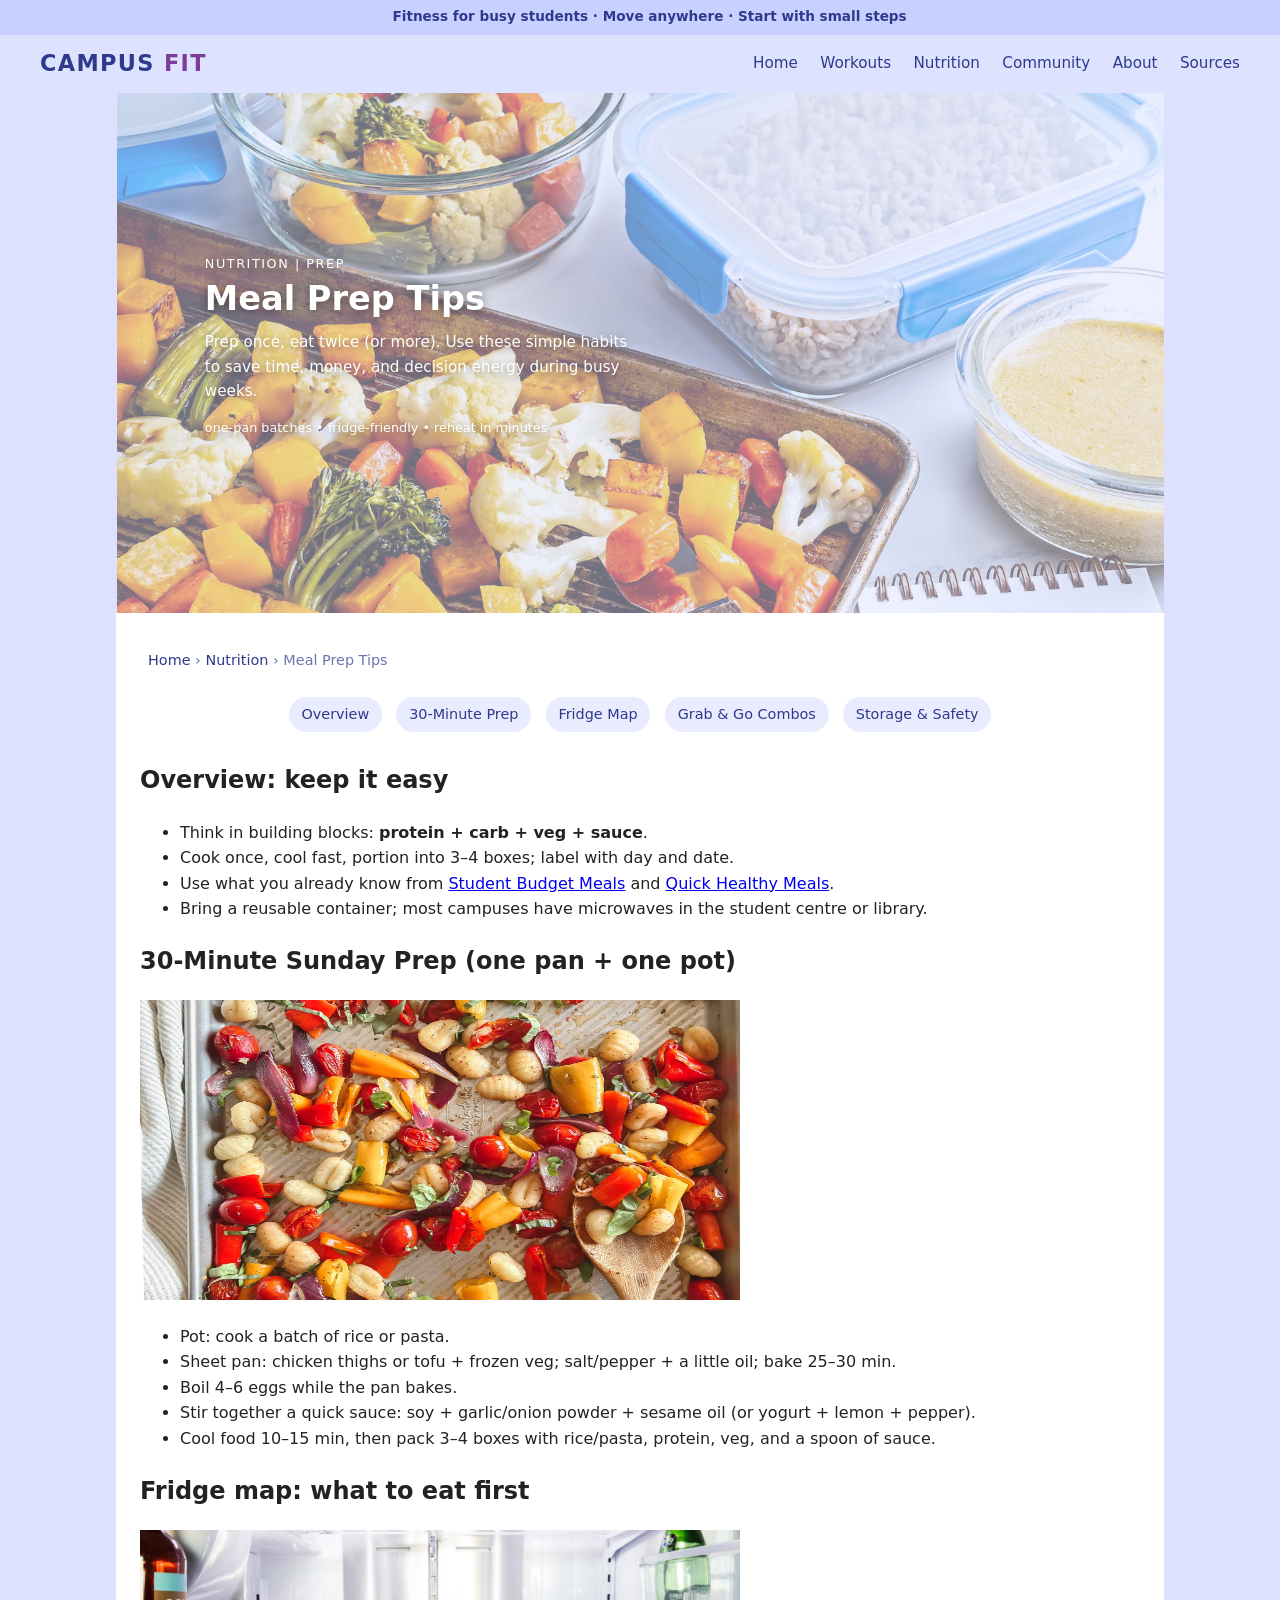
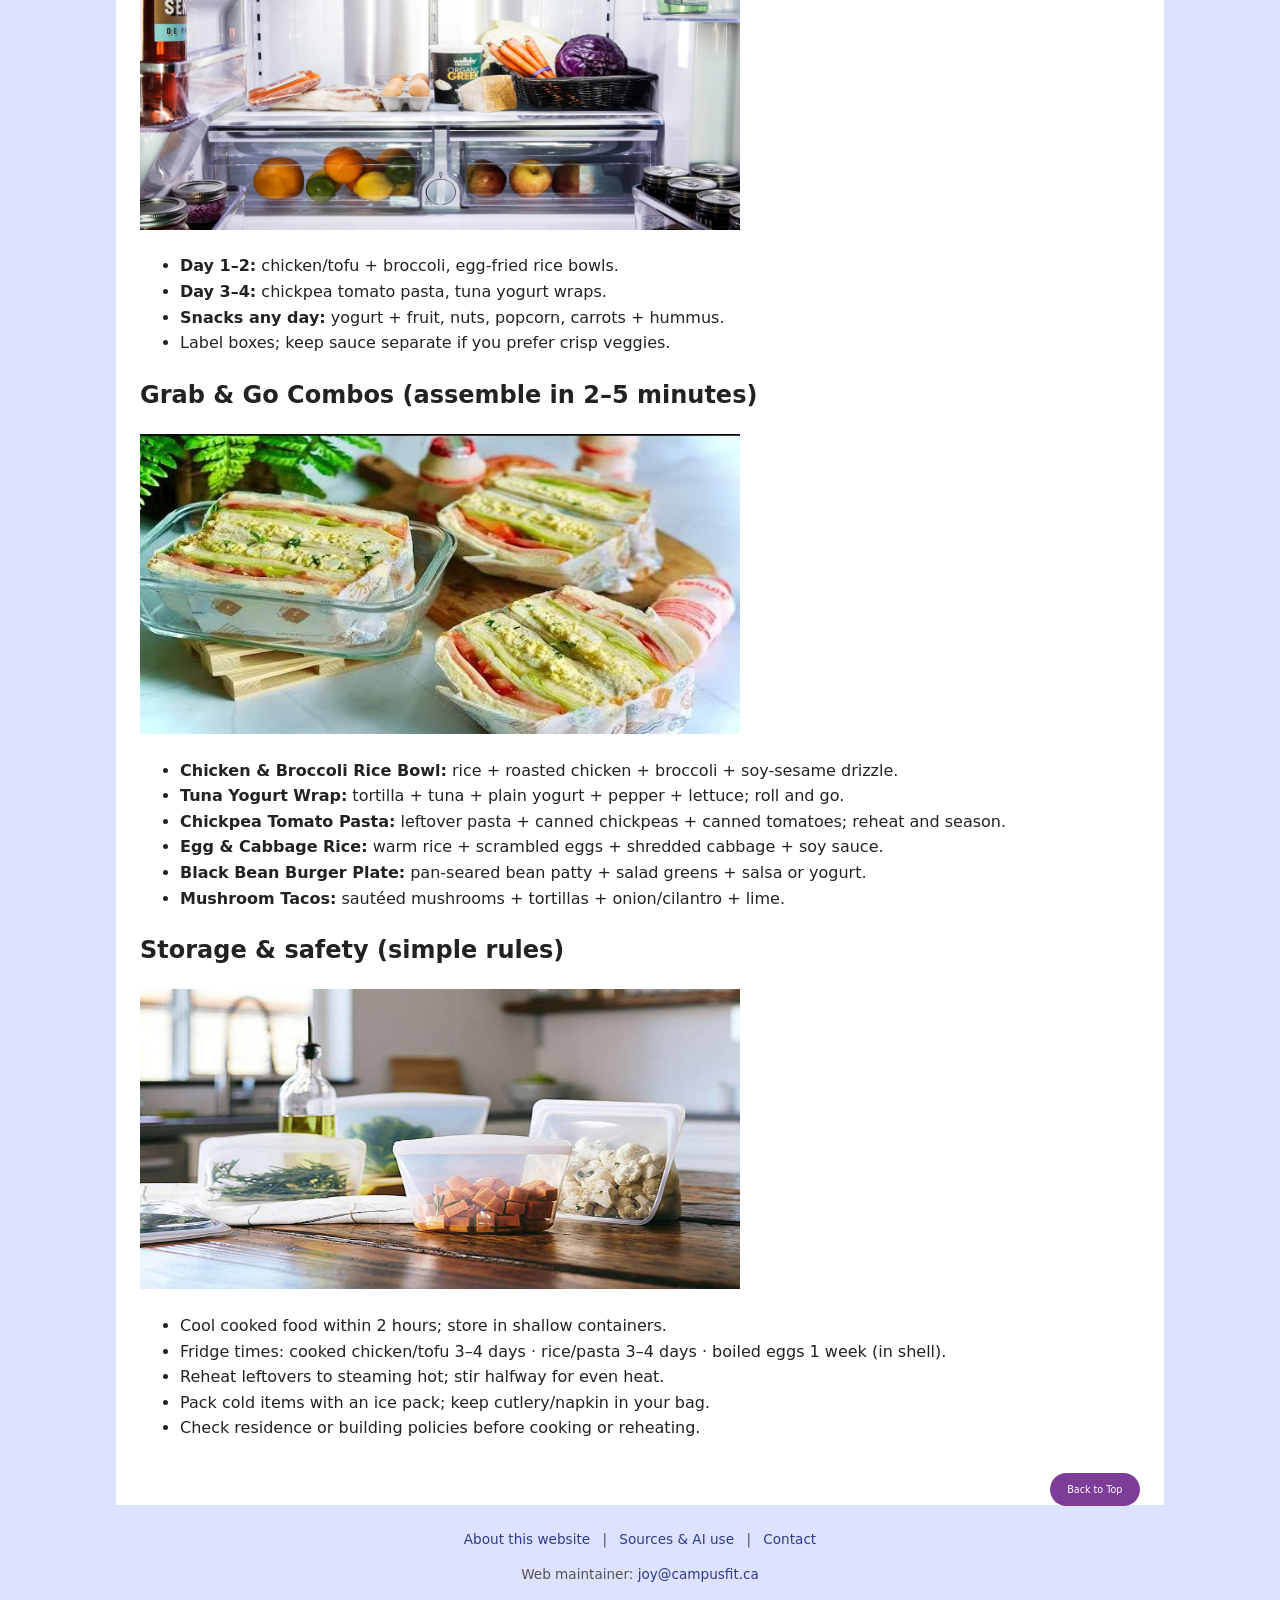
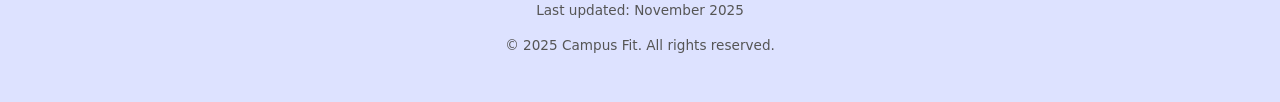
<file: mealprep.html>
<!DOCTYPE html>
<html lang="en">
<head>
  <meta charset="UTF-8" />
  <meta name="viewport" content="width=device-width, initial-scale=1.0"/>
  <title>Meal Prep Tips | Campus Fit</title>
  <link rel="stylesheet" href="css/style.css"/>
</head>

<body id="top">
  
  <div class="top-banner">Fitness for busy students · Move anywhere · Start with small steps</div>

  
  <header>
    <div class="nav-bar">
      <div class="logo"><h1>CAMPUS <span>FIT</span></h1></div>

      <nav class="main-nav" aria-label="Primary">
        <ul class="main-menu">
          <li class="has-dropdown">
            <a href="index.html">Home</a>
            <ul class="dropdown">
              <li><a href="siteintroduction.html">Site Introduction</a></li>
              <li><a href="quote.html">Daily Motivation Quote</a></li>
            </ul>
          </li>

          <li class="has-dropdown">
            <a href="workouts.html">Workouts</a>
            <ul class="dropdown">
              <li><a href="noequipment.html">No-Equipment Routines</a></li>
              <li><a href="campusgym.html">Campus Gym Plans</a></li>
              <li><a href="yoga.html">Yoga &amp; Stretch</a></li>
            </ul>
          </li>

          <li class="has-dropdown">
            <a href="nutrition.html">Nutrition</a>
            <ul class="dropdown">
              <li><a href="budgetmeals.html">Student Budget Meals</a></li>
              <li><a href="quickmeals.html">Quick Healthy Meals</a></li>
              <li><a href="mealprep.html">Meal Prep Tips</a></li>
            </ul>
          </li>

          
          <li class="has-dropdown">
            <a href="community.html">Community</a>
            <ul class="dropdown">
             <li><a href="studentstory.html">Student Fitness Stories</a></li>
              <li><a href="minichallenges.html">Mini Challenges</a></li>
              <li><a href="community.html#feedback">Feedback &amp; Shoutouts</a></li>
            </ul>
          </li>

          <li><a href="about.html">About</a></li>
             <li><a href="sources.html">Sources</a></li>
        </ul>
      </nav>
    </div>
  </header>

 
  <section class="hero">
    <div class="hero-inner">
      <div class="hero-image-wrapper">
        <img src="images/hero-mealprep.jpg"
             alt="Meal prep boxes with rice, veggies, and chicken"
             class="hero-image" loading="lazy"/>
      </div>

      <div class="hero-content">
        <p class="hero-eyebrow">NUTRITION | PREP</p>
        <h1 class="hero-title">Meal Prep Tips</h1>
        <p class="hero-text">
          Prep once, eat twice (or more). Use these simple habits to save time,
          money, and decision energy during busy weeks.
        </p>
        <p class="hero-subtext">one-pan batches • fridge-friendly • reheat in minutes</p>
      </div>
    </div>
  </section>

  
  <main class="page-content">

   
    <nav class="breadcrumb" aria-label="Breadcrumb">
      <a href="index.html">Home</a> <span aria-hidden="true">›</span>
      <a href="nutrition.html">Nutrition</a> <span aria-hidden="true">›</span>
      <span>Meal Prep Tips</span>
    </nav>

   
    <nav class="local-nav" aria-label="Section">
      <a href="#overview">Overview</a>
      <a href="#thirty">30-Minute Prep</a>
      <a href="#fridge-map">Fridge Map</a>
      <a href="#combos">Grab &amp; Go Combos</a>
      <a href="#storage">Storage &amp; Safety</a>
    </nav>

    
    <section id="overview" class="wk-section">
      <h2>Overview: keep it easy</h2>
      <ul>
        <li>Think in building blocks: <strong>protein + carb + veg + sauce</strong>.</li>
        <li>Cook once, cool fast, portion into 3–4 boxes; label with day and date.</li>
        <li>Use what you already know from <a href="budgetmeals.html">Student Budget Meals</a> and <a href="quickmeals.html">Quick Healthy Meals</a>.</li>
        <li>Bring a reusable container; most campuses have microwaves in the student centre or library.</li>
      </ul>
    </section>

    
    <section id="thirty" class="wk-section">
      <h2>30-Minute Sunday Prep (one pan + one pot)</h2>

      <div class="exercise-media">
        <img src="images/sheetpan.jpg" alt="Sheet pan chicken and vegetables" width="600" height="300"/>
      </div>

      <ul>
        <li>Pot: cook a batch of rice or pasta.</li>
        <li>Sheet pan: chicken thighs or tofu + frozen veg; salt/pepper + a little oil; bake 25–30 min.</li>
        <li>Boil 4–6 eggs while the pan bakes.</li>
        <li>Stir together a quick sauce: soy + garlic/onion powder + sesame oil (or yogurt + lemon + pepper).</li>
        <li>Cool food 10–15 min, then pack 3–4 boxes with rice/pasta, protein, veg, and a spoon of sauce.</li>
      </ul>
    </section>

   
    <section id="fridge-map" class="wk-section">
      <h2>Fridge map: what to eat first</h2>
          <div class="exercise-media">
        <img src="images/fridge.jpg" alt="what to eat first" width="600" height="300"/>
      </div>

      <ul>
        <li><strong>Day 1–2:</strong> chicken/tofu + broccoli, egg-fried rice bowls.</li>
        <li><strong>Day 3–4:</strong> chickpea tomato pasta, tuna yogurt wraps.</li>
        <li><strong>Snacks any day:</strong> yogurt + fruit, nuts, popcorn, carrots + hummus.</li>
        <li>Label boxes; keep sauce separate if you prefer crisp veggies.</li>
      </ul>
    </section>

   
    <section id="combos" class="wk-section">
      <h2>Grab &amp; Go Combos (assemble in 2–5 minutes)</h2>
          <div class="exercise-media">
        <img src="images/sandwich.jpg" alt="easy to go" width="600" height="300"/>
      </div>
      <ul>
        <li><strong>Chicken &amp; Broccoli Rice Bowl:</strong> rice + roasted chicken + broccoli + soy-sesame drizzle.</li>
        <li><strong>Tuna Yogurt Wrap:</strong> tortilla + tuna + plain yogurt + pepper + lettuce; roll and go.</li>
        <li><strong>Chickpea Tomato Pasta:</strong> leftover pasta + canned chickpeas + canned tomatoes; reheat and season.</li>
        <li><strong>Egg &amp; Cabbage Rice:</strong> warm rice + scrambled eggs + shredded cabbage + soy sauce.</li>
        <li><strong>Black Bean Burger Plate:</strong> pan-seared bean patty + salad greens + salsa or yogurt.</li>
        <li><strong>Mushroom Tacos:</strong> sautéed mushrooms + tortillas + onion/cilantro + lime.</li>
      </ul>
    </section>

   
    <section id="storage" class="wk-section">
      <h2>Storage &amp; safety (simple rules)</h2>
        <div class="exercise-media">
        <img src="images/safe.jpg" alt="fridge rule" width="600" height="300"/>
      </div>
      <ul>
        <li>Cool cooked food within 2 hours; store in shallow containers.</li>
        <li>Fridge times: cooked chicken/tofu 3–4 days · rice/pasta 3–4 days · boiled eggs 1 week (in shell).</li>
        <li>Reheat leftovers to steaming hot; stir halfway for even heat.</li>
        <li>Pack cold items with an ice pack; keep cutlery/napkin in your bag.</li>
        <li>Check residence or building policies before cooking or reheating.</li>
      </ul>

      <p class="back-to-top">
        <a href="#top" class="back-to-top-btn">Back to Top</a>
      </p>
    </section>
  </main>

  <footer class="site-footer">
    <nav class="footer-nav">
      <a href="about.html">About this website</a> |
      <a href="sources.html">Sources &amp; AI use</a> |
      <a href="about.html#connect">Contact</a>
    </nav>
    <div class="footer-info">
      <p>Web maintainer: <a href="mailto:joy@campusfit.ca">joy@campusfit.ca</a></p>
      <p>Last updated: November 2025</p>
      <p>© 2025 Campus Fit. All rights reserved.</p>
    </div>
  </footer>
</body>
</html>
</file>
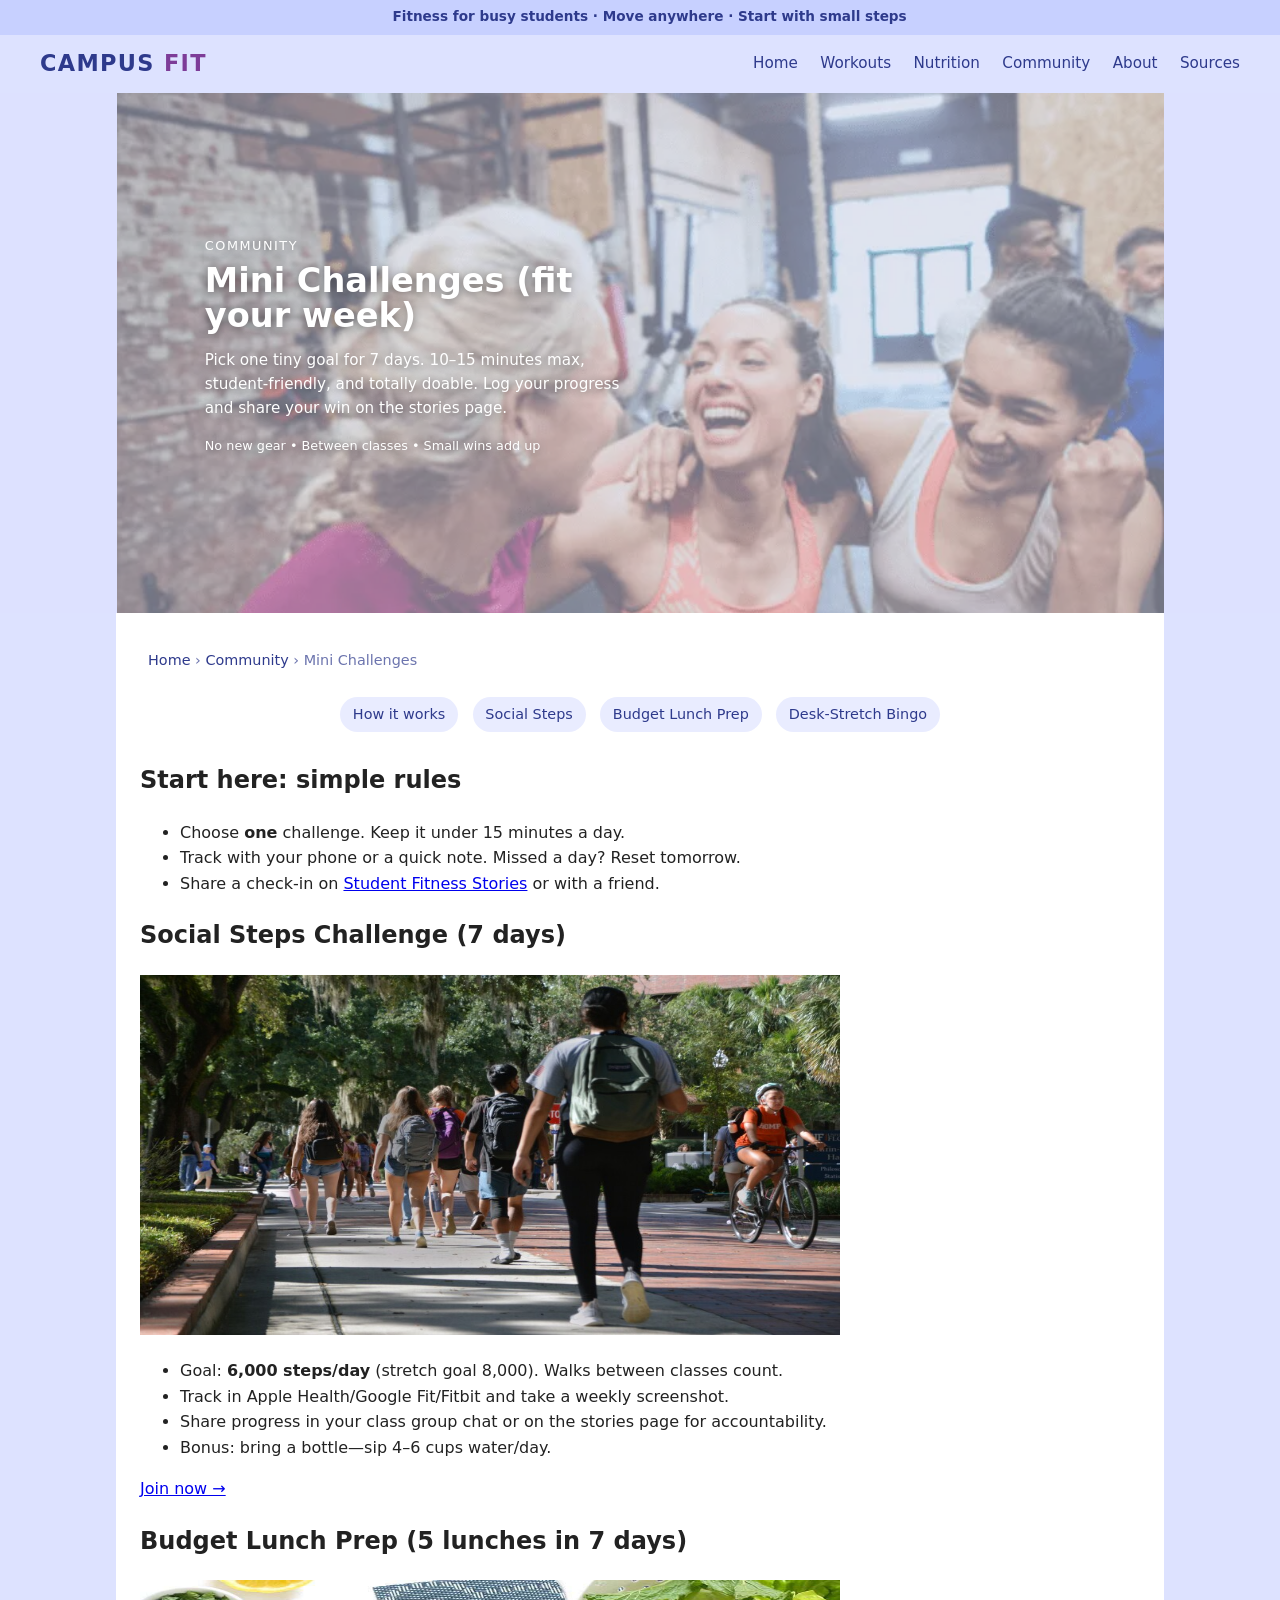
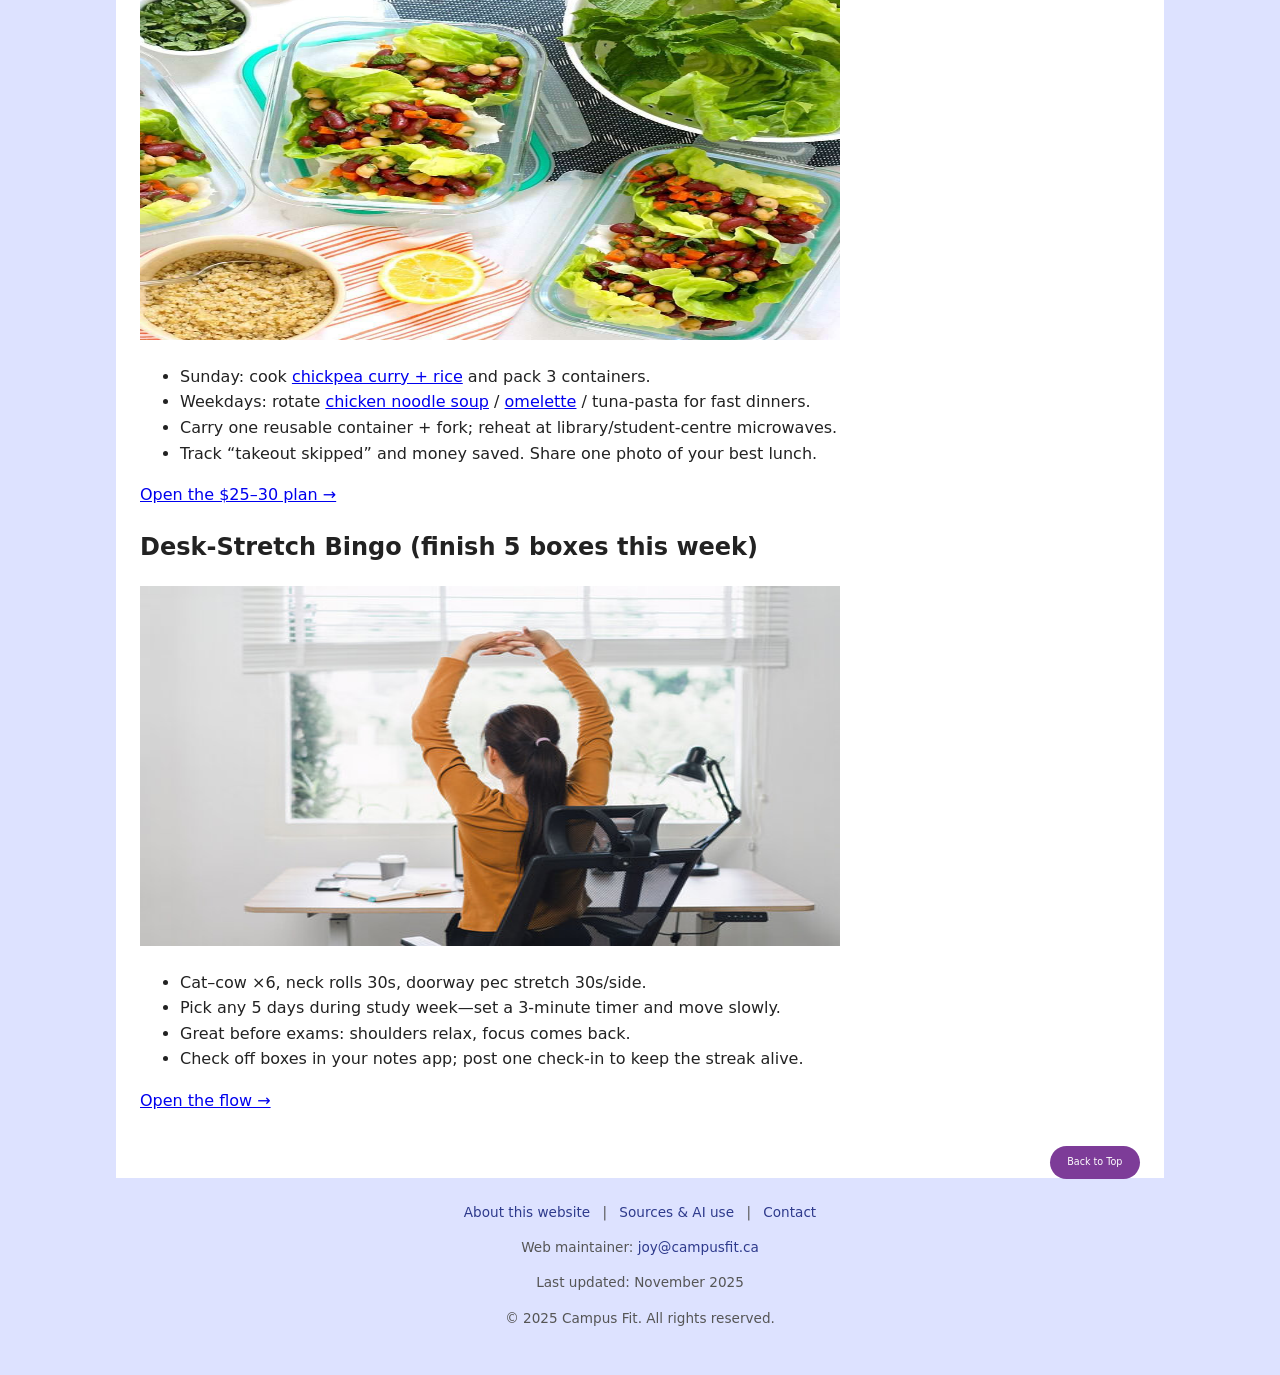
<file: minichallenges.html>
<!DOCTYPE html>
<html lang="en">
<head>
  <meta charset="UTF-8"/>
  <meta name="viewport" content="width=device-width, initial-scale=1.0"/>
  <title>Mini Challenges | Campus Fit</title>
  <link rel="stylesheet" href="css/style.css"/>
</head>

<body id="top">
  <div class="top-banner">Fitness for busy students · Move anywhere · Start with small steps</div>

  
  <header>
    <div class="nav-bar">
      <div class="logo"><h1>CAMPUS <span>FIT</span></h1></div>
      <nav class="main-nav" aria-label="Primary">
        <ul class="main-menu">
          <li class="has-dropdown">
            <a href="index.html">Home</a>
            <ul class="dropdown">
              <li><a href="siteintroduction.html">Site Introduction</a></li>
              <li><a href="quote.html">Daily Motivation Quote</a></li>
            </ul>
          </li>

          <li class="has-dropdown">
            <a href="workouts.html">Workouts</a>
            <ul class="dropdown">
              <li><a href="noequipment.html">No-Equipment Routines</a></li>
              <li><a href="campusgym.html">Campus Gym Plans</a></li>
              <li><a href="yoga.html">Yoga &amp; Stretch</a></li>
            </ul>
          </li>

          <li class="has-dropdown">
            <a href="nutrition.html">Nutrition</a>
            <ul class="dropdown">
              <li><a href="budgetmeals.html">Student Budget Meals</a></li>
              <li><a href="quickmeals.html">Quick Healthy Meals</a></li>
              <li><a href="mealprep.html">Meal Prep Tips</a></li>
            </ul>
          </li>

          <li class="has-dropdown">
            <a href="community.html">Community</a>
            <ul class="dropdown">
              <li><a href="studentstory.html">Student Fitness Stories</a></li>
              <li><a href="minichallenges.html">Mini Challenges</a></li>
              <li><a href="community.html#feedback">Feedback &amp; Shoutouts</a></li>
            </ul>
          </li>

          <li><a href="about.html">About</a></li>
             <li><a href="sources.html">Sources</a></li>
        </ul>
      </nav>
    </div>
  </header>


  <section class="hero">
    <div class="hero-inner">
      <div class="hero-image-wrapper">
        <img src="images/hero-minichallenges.jpg"
             alt="Students walking on campus path and doing quick stretches"
             class="hero-image" loading="lazy"/>
      </div>
      <div class="hero-content">
        <p class="hero-eyebrow">COMMUNITY</p>
        <h1 class="hero-title">Mini Challenges (fit your week)</h1>
        <p class="hero-text">
          Pick one tiny goal for 7 days. 10–15 minutes max, student-friendly, and totally doable.
          Log your progress and share your win on the stories page.
        </p>
        <p class="hero-subtext">No new gear • Between classes • Small wins add up</p>
      </div>
    </div>
  </section>

  <main class="page-content">
    <!-- Breadcrumb -->
    <nav class="breadcrumb" aria-label="Breadcrumb">
      <a href="index.html">Home</a> <span aria-hidden="true">›</span>
      <a href="community.html">Community</a> <span aria-hidden="true">›</span>
      <span>Mini Challenges</span>
    </nav>

    
    <nav class="local-nav" aria-label="Section">
      <a href="#how">How it works</a>
      <a href="#steps">Social Steps</a>
      <a href="#nutrition">Budget Lunch Prep</a>
      <a href="#desk">Desk-Stretch Bingo</a>
    </nav>

    <section id="how" class="wk-section">
      <h2>Start here: simple rules</h2>
      <ul>
        <li>Choose <strong>one</strong> challenge. Keep it under 15 minutes a day.</li>
        <li>Track with your phone or a quick note. Missed a day? Reset tomorrow.</li>
        <li>Share a check-in on <a href="studentstory.html">Student Fitness Stories</a> or with a friend.</li>
      </ul>
    </section>

   
    <section id="steps" class="wk-section">
      <div class="card">
        <h2>Social Steps Challenge (7 days)</h2>
          <div class="exercise-media">
          <img src="images/challenge-steps.jpg" alt="Students walking between classes on campus" width="700" height="360" loading="lazy"/>
        </div>
        <ul>
          <li>Goal: <strong>6,000 steps/day</strong> (stretch goal 8,000). Walks between classes count.</li>
          <li>Track in Apple Health/Google Fit/Fitbit and take a weekly screenshot.</li>
          <li>Share progress in your class group chat or on the stories page for accountability.</li>
          <li>Bonus: bring a bottle—sip 4–6 cups water/day.</li>
        </ul>
        <p><a href="studentstory.html#share">Join now →</a></p>
      </div>
    </section>

    
    <section id="nutrition" class="wk-section">
      <div class="card">
        <h2>Budget Lunch Prep (5 lunches in 7 days)</h2>
          <div class="exercise-media">
          <img src="images/challenge-lunchprep.jpg" alt="Simple lunch boxes with rice, veggies, and beans" width="700" height="360" loading="lazy"/>
        </div>
        <ul>
          <li>Sunday: cook <a href="budgetmeals.html#curry">chickpea curry + rice</a> and pack 3 containers.</li>
          <li>Weekdays: rotate <a href="quickmeals.html#ten">chicken noodle soup</a> / <a href="quickmeals.html#ten">omelette</a> / tuna-pasta for fast dinners.</li>
          <li>Carry one reusable container + fork; reheat at library/student-centre microwaves.</li>
          <li>Track “takeout skipped” and money saved. Share one photo of your best lunch.</li>
        </ul>
        <p><a href="budgetmeals.html#week-plan">Open the $25–30 plan →</a></p>
      </div>
    </section>

    
    <section id="desk" class="wk-section">
      <div class="card">
        
        <h2>Desk-Stretch Bingo (finish 5 boxes this week)</h2>
          <div class="exercise-media">
          <img src="images/challenge-desk.jpg" alt="Student doing a quick desk stretch in the library" width="700" height="360" loading="lazy"/>
        </div>
        <ul>
          <li>Cat–cow ×6, neck rolls 30s, doorway pec stretch 30s/side.</li>
          <li>Pick any 5 days during study week—set a 3-minute timer and move slowly.</li>
          <li>Great before exams: shoulders relax, focus comes back.</li>
          <li>Check off boxes in your notes app; post one check-in to keep the streak alive.</li>
        </ul>
        <p><a href="yoga.html">Open the flow →</a></p>
      </div>
    </section>


    

    
    <p class="back-to-top"><a href="#top" class="back-to-top-btn">Back to Top</a></p>
  </main>

  <footer class="site-footer">
    <nav class="footer-nav">
      <a href="about.html">About this website</a> |
      <a href="sources.html">Sources &amp; AI use</a> |
  <a href="about.html#connect">Contact</a>
    </nav>
    <div class="footer-info">
      <p>Web maintainer: <a href="mailto:joy@campusfit.ca">joy@campusfit.ca</a></p>
      <p>Last updated: November 2025</p>
      <p>© 2025 Campus Fit. All rights reserved.</p>
    </div>
  </footer>
</body>
</html>
</file>
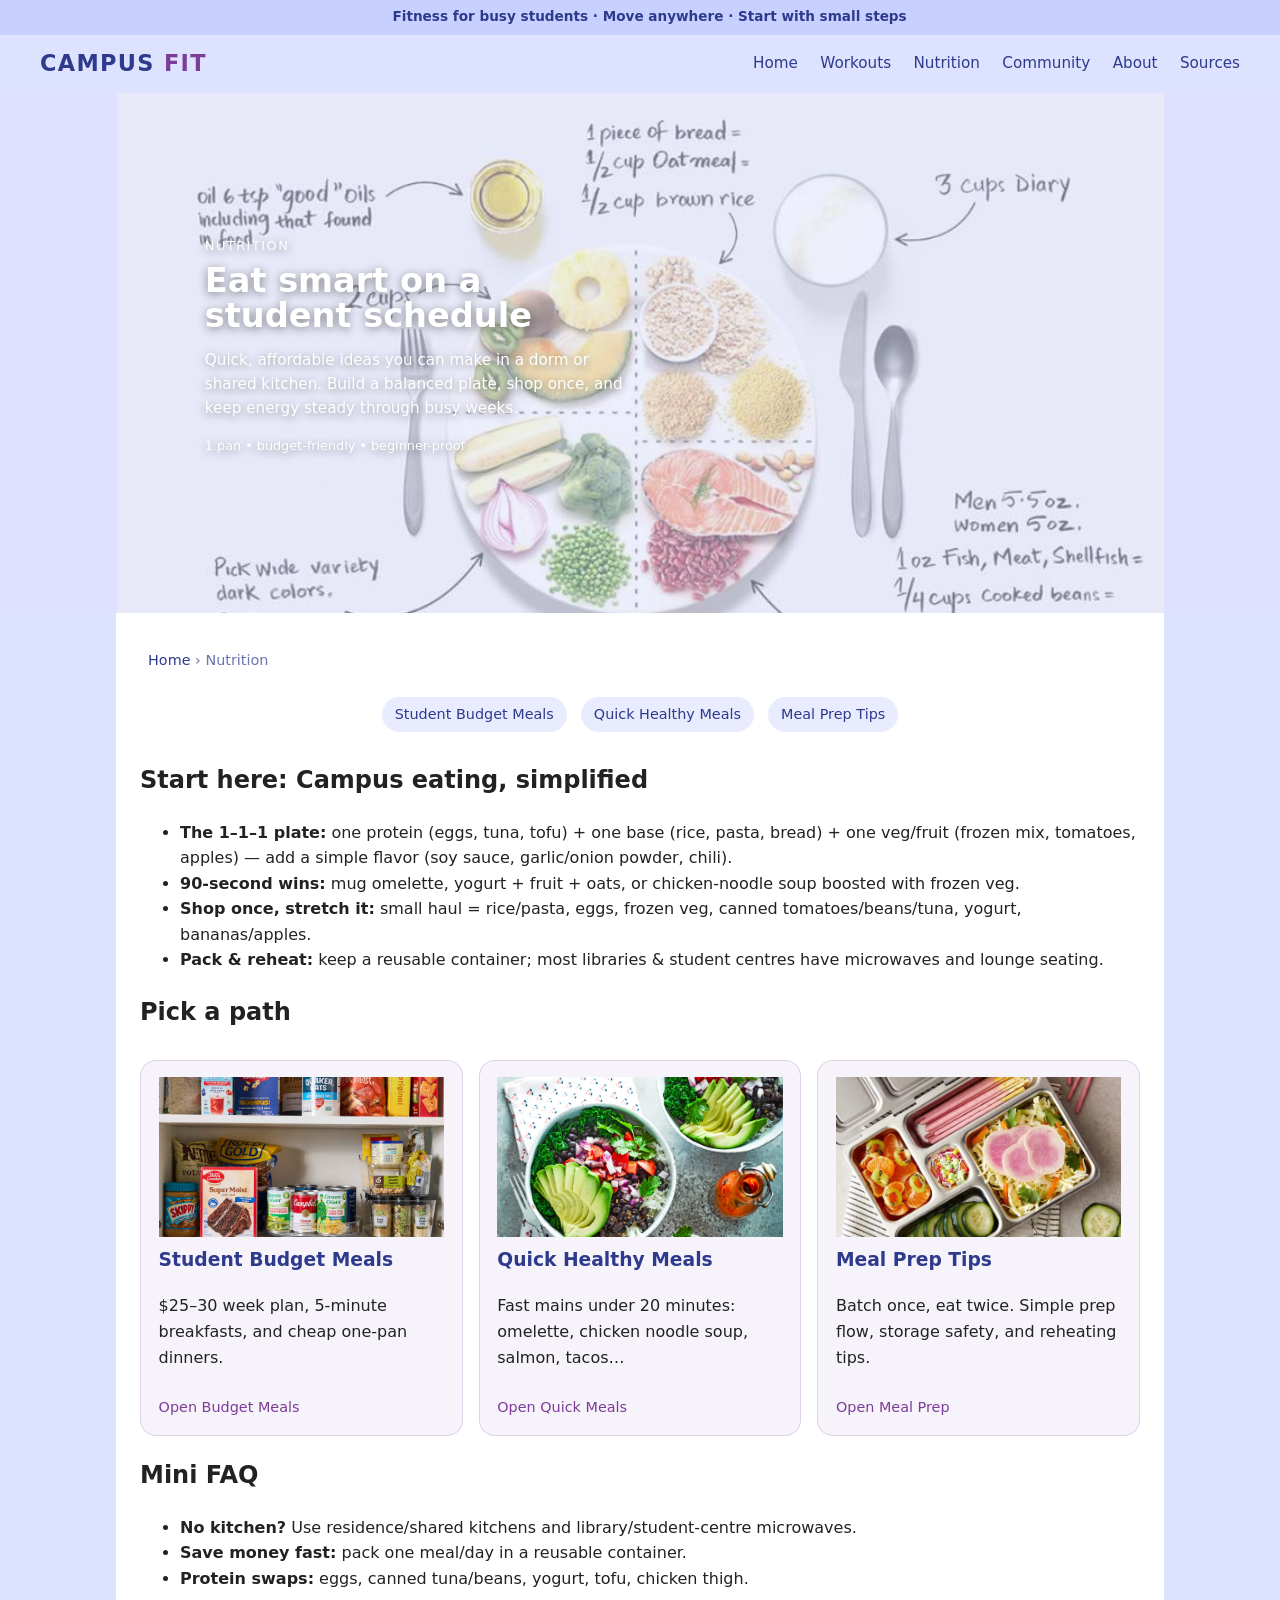
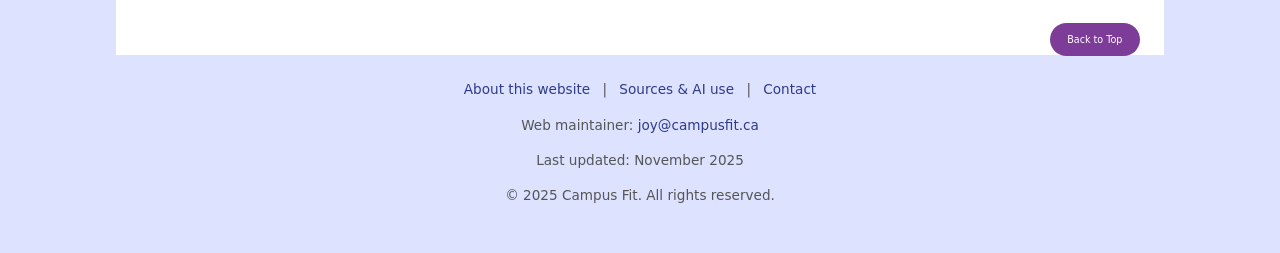
<file: nutrition.html>
<!DOCTYPE html>
<html lang="en">
<head>
  <meta charset="UTF-8" />
  <meta name="viewport" content="width=device-width, initial-scale=1.0"/>
  <title>Nutrition | Campus Fit</title>
  <link rel="stylesheet" href="css/style.css"/>
</head>

<body id="top">
 
  <div class="top-banner">Fitness for busy students · Move anywhere · Start with small steps</div>

  
  <header>
    <div class="nav-bar">
      <div class="logo"><h1>CAMPUS <span>FIT</span></h1></div>

      <nav class="main-nav" aria-label="Primary">
        <ul class="main-menu">
          <li class="has-dropdown">
            <a href="index.html">Home</a>
            <ul class="dropdown">
              <li><a href="siteintroduction.html">Site Introduction</a></li>
              <li><a href="quote.html">Daily Motivation Quote</a></li>
            </ul>
          </li>

          <li class="has-dropdown">
            <a href="workouts.html">Workouts</a>
            <ul class="dropdown">
              <li><a href="noequipment.html">No-Equipment Routines</a></li>
              <li><a href="campusgym.html">Campus Gym Plans</a></li>
              <li><a href="yoga.html">Yoga &amp; Stretch</a></li>
            </ul>
          </li>

          <li class="has-dropdown">
            <a href="nutrition.html">Nutrition</a>
            <ul class="dropdown">
              <li><a href="budgetmeals.html">Student Budget Meals</a></li>
              <li><a href="quickmeals.html">Quick Healthy Meals</a></li>
              <li><a href="mealprep.html">Meal Prep Tips</a></li>
            </ul>
          </li>


          <li class="has-dropdown">
            <a href="community.html">Community</a>
            <ul class="dropdown">
             <li><a href="studentstory.html">Student Fitness Stories</a></li>
              <li><a href="minichallenges.html">Mini Challenges</a></li>
              <li><a href="community.html#feedback">Feedback &amp; Shoutouts</a></li>
            </ul>
          </li>

          <li><a href="about.html">About</a></li>
             <li><a href="sources.html">Sources</a></li>
        </ul>
      </nav>
    </div>
  </header>

 
  <section class="hero">
    <div class="hero-inner">
      <div class="hero-image-wrapper">
        
        <img src="images/hero-nutrition.jpg"
             alt="Simple, healthy student meals"
             class="hero-image" loading="lazy">
      </div>

      <div class="hero-content">
        <p class="hero-eyebrow">NUTRITION</p>
        <h1 class="hero-title">Eat smart on a student schedule</h1>
        <p class="hero-text">
          Quick, affordable ideas you can make in a dorm or shared kitchen.
          Build a balanced plate, shop once, and keep energy steady through busy weeks.
        </p>
        <p class="hero-subtext">1 pan • budget-friendly • beginner-proof</p>
      </div>
    </div>
  </section>

  
  <main class="page-content">
    <!-- Breadcrumb -->
    <nav class="breadcrumb" aria-label="Breadcrumb">
      <a href="index.html">Home</a> <span aria-hidden="true">›</span>
      <span>Nutrition</span>
    </nav>

   
    <nav class="local-nav center" aria-label="Section">
      <a href="budgetmeals.html">Student Budget Meals</a>
      <a href="quickmeals.html">Quick Healthy Meals</a>
      <a href="mealprep.html">Meal Prep Tips</a>
    </nav>

    
    <section id="start" class="wk-section">
  <h2>Start here: Campus eating, simplified</h2>
  <ul class="dot-list">
    <li><strong>The 1–1–1 plate:</strong> one protein (eggs, tuna, tofu) + one base (rice, pasta, bread) + one veg/fruit (frozen mix, tomatoes, apples) — add a simple flavor (soy sauce, garlic/onion powder, chili).</li>
    <li><strong>90-second wins:</strong> mug omelette, yogurt + fruit + oats, or chicken-noodle soup boosted with frozen veg.</li>
    <li><strong>Shop once, stretch it:</strong> small haul = rice/pasta, eggs, frozen veg, canned tomatoes/beans/tuna, yogurt, bananas/apples.</li>
    <li><strong>Pack & reheat:</strong> keep a reusable container; most libraries & student centres have microwaves and lounge seating.</li>
  </ul>
</section>

    
    <section aria-labelledby="features">
      <h2 id="features">Pick a path</h2>

      <div class="home-sections">
        <article class="home-card">
          <img src="images/card-budget.jpg" alt="Cheap pantry staples laid out" style="width:100%;height:160px;object-fit:cover;">
          <h3>Student Budget Meals</h3>
          <p>$25–30 week plan, 5-minute breakfasts, and cheap one-pan dinners.</p>
          <a class="text-link" href="budgetmeals.html">Open Budget Meals </a>
        </article>

        <article class="home-card">
          <img src="images/greenbowl.jpg" alt="greenbowl" style="width:100%;height:160px; object-fit:cover;">
          <h3>Quick Healthy Meals</h3>
          <p>Fast mains under 20 minutes: omelette, chicken noodle soup, salmon, tacos…</p>
          <a class="text-link" href="quickmeals.html">Open Quick Meals </a>
        </article>

        <article class="home-card">
          <img src="images/card-prep.jpg" alt="Containers with meal prep boxes" style="width:100%;height:160px;object-fit:cover;">
          <h3>Meal Prep Tips</h3>
          <p>Batch once, eat twice. Simple prep flow, storage safety, and reheating tips.</p>
          <a class="text-link" href="mealprep.html">Open Meal Prep </a>
        </article>
      </div>
    </section>

    <section class="wk-section">
      <h2>Mini FAQ</h2>
      <ul>
        <li><strong>No kitchen?</strong> Use residence/shared kitchens and library/student-centre microwaves.</li>
        <li><strong>Save money fast:</strong> pack one meal/day in a reusable container.</li>
        <li><strong>Protein swaps:</strong> eggs, canned tuna/beans, yogurt, tofu, chicken thigh.</li>
      </ul>
    </section>

   
    <p class="back-to-top">
      <a href="#top" class="back-to-top-btn">Back to Top</a>
    </p>
  </main>

  
  <footer class="site-footer">
    <nav class="footer-nav">
      <a href="about.html">About this website</a> |
      <a href="sources.html">Sources &amp; AI use</a> |
       <a href="about.html#connect">Contact</a>
    </nav>
    <div class="footer-info">
      <p>Web maintainer: <a href="mailto:joy@campusfit.ca">joy@campusfit.ca</a></p>
      <p>Last updated: November 2025</p>
      <p>© 2025 Campus Fit. All rights reserved.</p>
    </div>
  </footer>
</body>
</html>
</file>
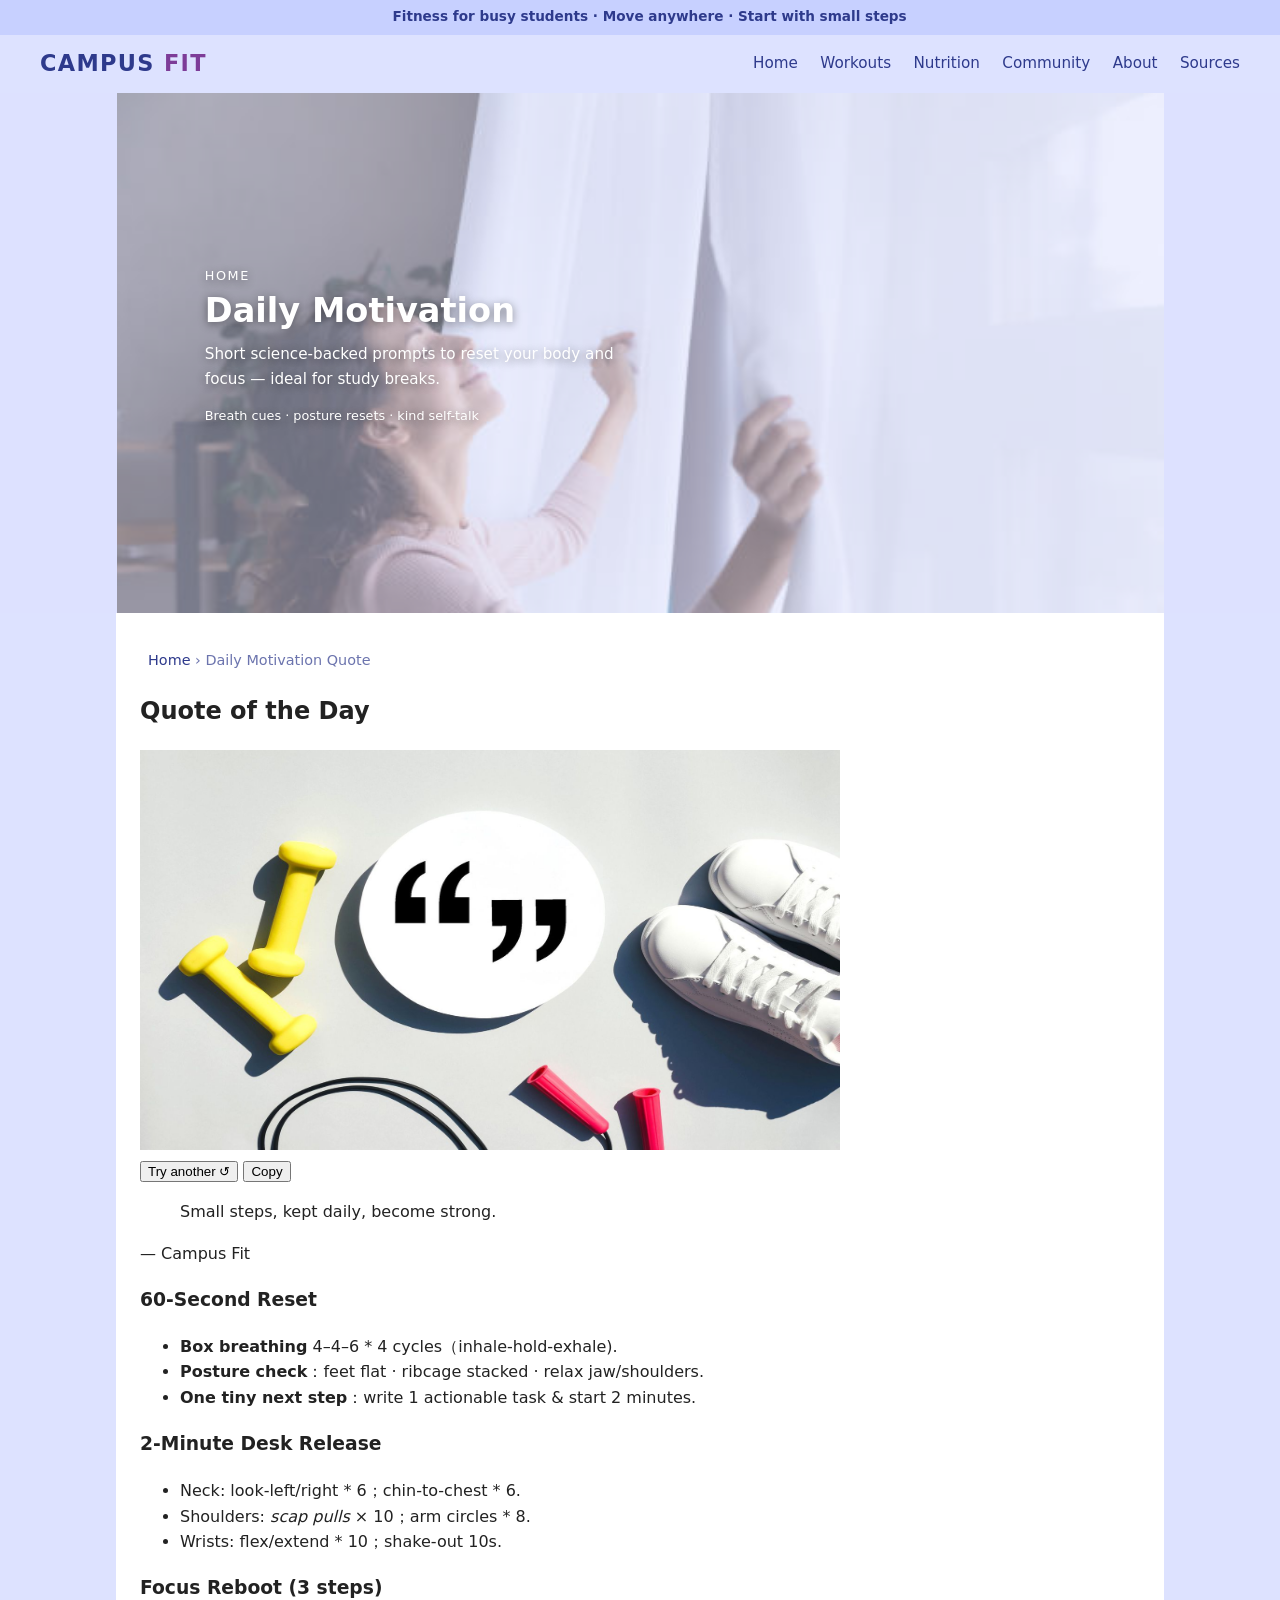
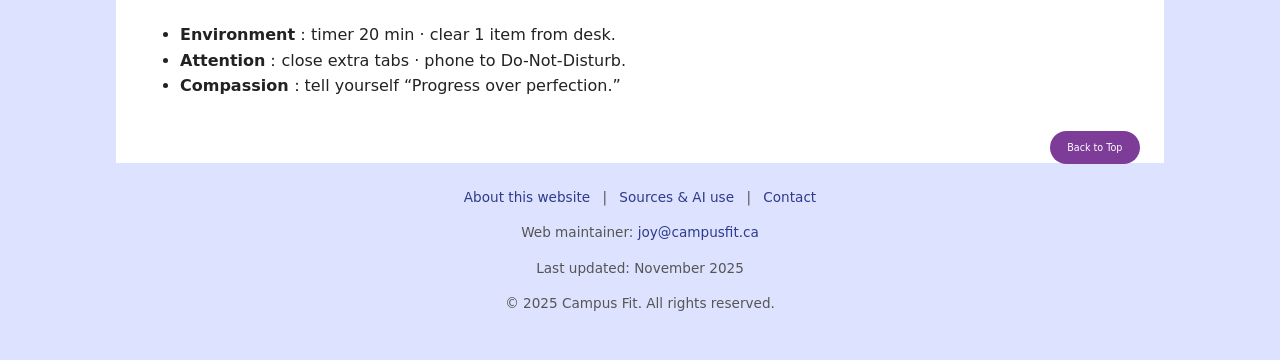
<file: quote.html>
<!DOCTYPE html>
<html lang="en">
<head>
  <meta charset="UTF-8" />
  <meta name="viewport" content="width=device-width, initial-scale=1" />
  <title>Daily Motivation | Campus Fit</title>
  <link rel="stylesheet" href="css/style.css" />
</head>

<body id="top">
  
  <div class="top-banner">Fitness for busy students · Move anywhere · Start with small steps</div>

  <header>
    <div class="nav-bar">
      <div class="logo"><h1>CAMPUS <span>FIT</span></h1></div>

      <nav class="main-nav" aria-label="Primary">
        <ul class="main-menu">
        <li class="has-dropdown">
            <a href="index.html">Home</a>
            <ul class="dropdown">
              <li><a href="siteintroduction.html">Site Introduction</a></li>
              <li><a href="quote.html">Daily Motivation Quote</a></li>
            </ul>
          </li>

        
          <li class="has-dropdown">
            <a href="workouts.html">Workouts</a>
            <ul class="dropdown">
              <li><a href="noequipment.html">No-Equipment Routines</a></li>
              <li><a href="campusgym.html">Campus Gym Plans</a></li>
              <li><a href="yoga.html">Yoga &amp; Stretch</a></li>
            </ul>
          </li>

      
          <li class="has-dropdown">
            <a href="nutrition.html">Nutrition</a>
            <ul class="dropdown">
              <li><a href="budgetmeals.html">Student Budget Meals</a></li>
              <li><a href="quickmeals.html">Quick Healthy Meals</a></li>
              <li><a href="mealprep.html">Meal Prep Tips</a></li>
            </ul>
          </li>


        
          <li class="has-dropdown">
            <a href="community.html">Community</a>
            <ul class="dropdown">
              <li><a href="studentstory.html">Student Fitness Stories</a></li>
              <li><a href="minichallenges.html">Mini Challenges</a></li>
              <li><a href="community.html#feedback">Feedback &amp; Shoutouts</a></li>
            </ul>
          </li>
<li>
  <a href="about.html">About</a>
</li>
             <li><a href="sources.html">Sources</a></li>
        </ul>
      </nav>
    </div>
  </header>


  <section class="hero hero--quote">
    <div class="hero-inner">
      <div class="hero-image-wrapper">
        
        <img src="images/quote-hero.jpg"
             alt="Student pausing to breathe by a bright window"
             class="hero-image" />
      </div>

      <div class="hero-content">
        <p class="hero-eyebrow">HOME</p>
        <h1 class="hero-title">Daily Motivation</h1>
        <p class="hero-text">Short science-backed prompts to reset your body and focus — ideal for study breaks.</p>
        <p class="hero-subtext">Breath cues · posture resets · kind self-talk</p>
      </div>
    </div>
  </section>

 
  <main class="page-content quote-page">
      <nav class="breadcrumb" aria-label="Breadcrumb">
    <a href="index.html">Home</a> <span aria-hidden="true">›</span> <span>Daily Motivation Quote</span>
  </nav>

 
    <section class="quote-card" aria-live="polite">
      <div class="quote-head">
        <h2>Quote of the Day</h2>
          <div class="exercise-media">
    <img src="images/quote.jpg" alt="Famous Quotes Card" width="700" height="400" />
  </div>

        <div class="quote-actions">
          <button id="nextQuote" class="btn-pill" type="button">Try another ↺</button>
          <button id="copyQuote" class="btn-pill ghost" type="button">Copy</button>
        </div>
      </div>

      <blockquote class="quote-text" id="quoteText">
        Small steps, kept daily, become strong.
      </blockquote>
      <div class="quote-author" id="quoteAuthor">— Campus Fit</div>
    </section>

    
    <section class="micro-grid">
  
      <article class="micro-card">
        <h3>60-Second Reset</h3>
        <ul class="dot-list">
          <li><strong>Box breathing</strong> 4–4–6 * 4 cycles（inhale-hold-exhale).</li>
          <li><strong>Posture check</strong>：feet flat · ribcage stacked · relax jaw/shoulders.</li>
          <li><strong>One tiny next step</strong>：write 1 actionable task & start 2 minutes.</li>
        </ul>
      </article>

 
      <article class="micro-card">
        <h3>2-Minute Desk Release</h3>
        <ul class="dot-list">
          <li>Neck: look-left/right * 6；chin-to-chest * 6.</li>
          <li>Shoulders: <em>scap pulls</em> × 10；arm circles * 8.</li>
          <li>Wrists: flex/extend * 10；shake-out 10s.</li>
        </ul>
      </article>

  
      <article class="micro-card">
        <h3>Focus Reboot (3 steps)</h3>
        <ul class="dot-list">
          <li><strong>Environment</strong>：timer 20 min · clear 1 item from desk.</li>
          <li><strong>Attention</strong>：close extra tabs · phone to Do-Not-Disturb.</li>
          <li><strong>Compassion</strong>：tell yourself “Progress over perfection.”</li>
        </ul>
      </article>
    </section>

    <p class="back-to-top"><a href="#top" class="back-to-top-btn">Back to Top </a></p>
  </main>


  <footer class="site-footer">
    <nav class="footer-nav">
      <a href="about.html">About this website</a> |
      <a href="sources.html">Sources &amp; AI use</a> |
       <a href="about.html#connect">Contact</a>
    </nav>
    <p>Web maintainer: <a href="mailto:joy@campusfit.ca">joy@campusfit.ca</a></p>
    <p>Last updated: November 2025</p>
    <p>© 2025 Campus Fit. All rights reserved.</p>
  </footer>


  <script>
    const quotes = [
      ["Study hard. Rest softer.", "Campus Fit"],
      ["Consistency beats intensity when life is busy.", "Campus Fit"],
      ["Start where you are. Use what you have. Do what you can.", "Arthur Ashe"],
      ["Your pace is valid.", "Campus Fit"],
      ["Short sessions, long results.", "Campus Fit"],
      ["Breathe first. Then decide.", "Campus Fit"],
      ["Small steps today protect tomorrow’s energy.", "Campus Fit"],
      ["Motion wakes the mind.", "Campus Fit"],
      ["Kindness to yourself sustains discipline.", "Campus Fit"],
      ["Five focused minutes are worth fifty distracted.", "Campus Fit"],
      ["You don’t need perfect. You need a start.", "Campus Fit"],
      ["Close the tab. Open your posture.", "Campus Fit"]
    ];

    const textEl = document.getElementById('quoteText');
    const authorEl = document.getElementById('quoteAuthor');
    const nextBtn = document.getElementById('nextQuote');
    const copyBtn = document.getElementById('copyQuote');

    function showRandom() {
      const [t, a] = quotes[Math.floor(Math.random() * quotes.length)];
      textEl.textContent = t;
      authorEl.textContent = "— " + a;
    }
    nextBtn.addEventListener('click', showRandom);

    copyBtn.addEventListener('click', async () => {
      try {
        await navigator.clipboard.writeText(`${textEl.textContent} ${authorEl.textContent}`);
        copyBtn.textContent = "Copied!";
        setTimeout(() => (copyBtn.textContent = "Copy"), 1200);
      } catch(e) {
        alert("Copy failed. You can select the text manually.");
      }
    });
  </script>
</body>
</html>
</file>
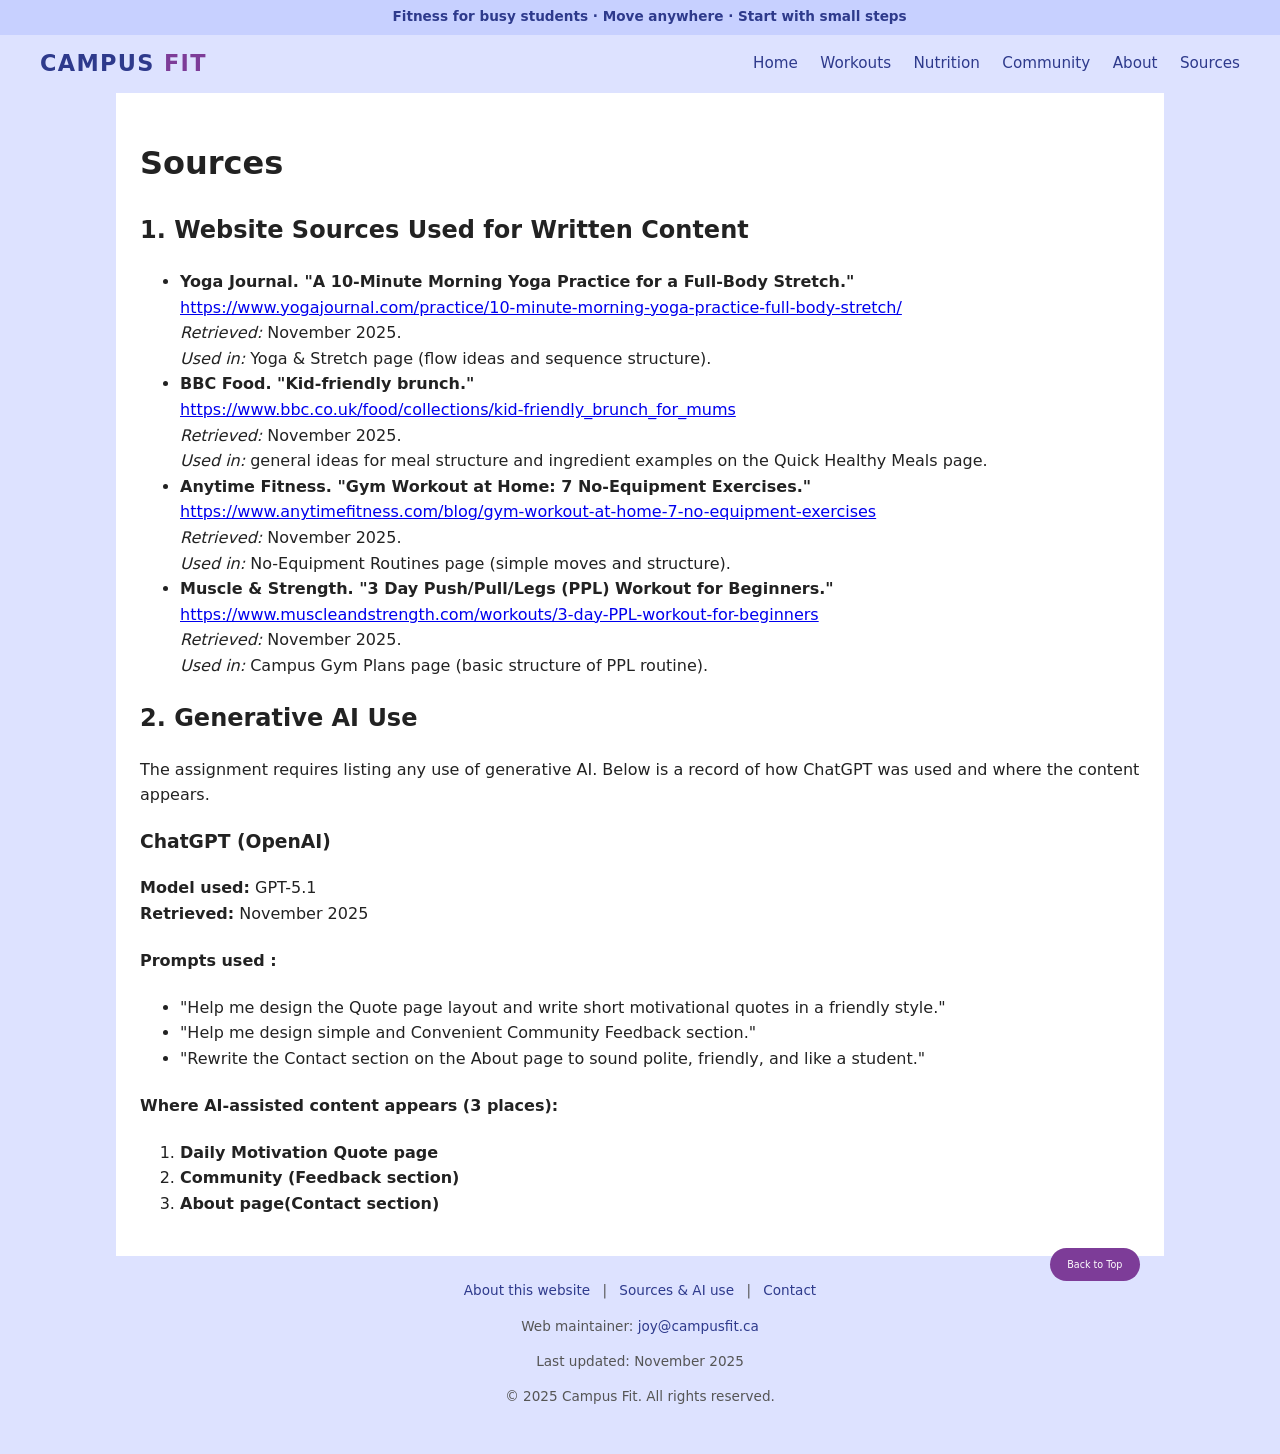
<file: sources.html>
<!DOCTYPE html>
<html lang="en">
<head>
   <meta charset="UTF-8"/>
  <meta name="viewport" content="width=device-width, initial-scale=1.0"/>
  <title>Sources & AI Use | Campus Fit</title>
  <link rel="stylesheet" href="css/style.css"/>
</head>
<body id="top">
  <div class="top-banner">Fitness for busy students · Move anywhere · Start with small steps</div>

  <!-- Header (same as other pages) -->
  <header>
    <div class="nav-bar">
      <div class="logo"><h1>CAMPUS <span>FIT</span></h1></div>
      <nav class="main-nav" aria-label="Primary">
        <ul class="main-menu">
          <li class="has-dropdown">
            <a href="index.html">Home</a>
            <ul class="dropdown">
              <li><a href="siteintroduction.html">Site Introduction</a></li>
              <li><a href="quote.html">Daily Motivation Quote</a></li>
            </ul>
          </li>

          <li class="has-dropdown">
            <a href="workouts.html">Workouts</a>
            <ul class="dropdown">
              <li><a href="noequipment.html">No-Equipment Routines</a></li>
              <li><a href="campusgym.html">Campus Gym Plans</a></li>
              <li><a href="yoga.html">Yoga &amp; Stretch</a></li>
            </ul>
          </li>

          <li class="has-dropdown">
            <a href="nutrition.html">Nutrition</a>
            <ul class="dropdown">
              <li><a href="budgetmeals.html">Student Budget Meals</a></li>
              <li><a href="quickmeals.html">Quick Healthy Meals</a></li>
              <li><a href="mealprep.html">Meal Prep Tips</a></li>
            </ul>
          </li>

          <li class="has-dropdown">
            <a href="community.html">Community</a>
            <ul class="dropdown">
              <li><a href="studentstory.html">Student Fitness Stories</a></li>
              <li><a href="minichallenges.html">Mini Challenges</a></li>
              <li><a href="community.html#feedback">Feedback &amp; Shoutouts</a></li>
            </ul>
          </li>

          <li><a href="about.html">About</a></li>
             <li><a href="sources.html">Sources</a></li>
        </ul>
      </nav>
    </div>
  </header>

  <main class="page-content" style="margin:0 auto;padding:24px;line-height:1.6">

    <h1>Sources</h1>


    <h2>1. Website Sources Used for Written Content</h2>

<ul>

  <li>
    <strong>Yoga Journal. "A 10-Minute Morning Yoga Practice for a Full-Body Stretch."</strong><br/>
    <a href="https://www.yogajournal.com/practice/10-minute-morning-yoga-practice-full-body-stretch/" target="_blank">
      https://www.yogajournal.com/practice/10-minute-morning-yoga-practice-full-body-stretch/
    </a><br/>
    <em>Retrieved:</em> November 2025.<br/>
    <em>Used in:</em> Yoga & Stretch page (flow ideas and sequence structure).
  </li>

  <li>
    <strong>BBC Food. "Kid-friendly brunch."</strong><br/>
    <a href="https://www.bbc.co.uk/food/collections/kid-friendly_brunch_for_mums" target="_blank">
      https://www.bbc.co.uk/food/collections/kid-friendly_brunch_for_mums
    </a><br/>
    <em>Retrieved:</em> November 2025.<br/>
    <em>Used in:</em> general ideas for meal structure and ingredient examples on the Quick Healthy Meals page.
  </li>

  <li>
    <strong>Anytime Fitness. "Gym Workout at Home: 7 No-Equipment Exercises."</strong><br/>
    <a href="https://www.anytimefitness.com/blog/gym-workout-at-home-7-no-equipment-exercises" target="_blank">
      https://www.anytimefitness.com/blog/gym-workout-at-home-7-no-equipment-exercises
    </a><br/>
    <em>Retrieved:</em> November 2025.<br/>
    <em>Used in:</em> No-Equipment Routines page (simple moves and structure).
  </li>

  <li>
    <strong>Muscle & Strength. "3 Day Push/Pull/Legs (PPL) Workout for Beginners."</strong><br/>
    <a href="https://www.muscleandstrength.com/workouts/3-day-PPL-workout-for-beginners" target="_blank">
      https://www.muscleandstrength.com/workouts/3-day-PPL-workout-for-beginners
    </a><br/>
    <em>Retrieved:</em> November 2025.<br/>
    <em>Used in:</em> Campus Gym Plans page (basic structure of PPL routine).
  </li>

</ul>
    <h2>2. Generative AI Use</h2>
    <p>The assignment requires listing any use of generative AI. 
       Below is a record of how ChatGPT was used and where the content appears.</p>

    <h3>ChatGPT (OpenAI)</h3>
    <p><strong>Model used:</strong> GPT-5.1<br/>
       <strong>Retrieved:</strong> November 2025</p>

    <h4>Prompts used :</h4>
    <ul>
      <li>"Help me design the Quote page layout and write short motivational quotes in a friendly style."</li>
      <li>"Help me design simple and Convenient Community Feedback section."</li>
      <li>"Rewrite the Contact section on the About page to sound polite, friendly, and like a student."</li>
    </ul>

    <h4>Where AI-assisted content appears (3 places):</h4>
    <ol>
      <li><strong>Daily Motivation Quote page</strong> </li>
      <li><strong>Community (Feedback section)</strong></li>
      <li><strong>About page(Contact section)</strong> </li>
    </ol>
   

  <!-- Back to top -->
    <p class="back-to-top"><a href="#top" class="back-to-top-btn">Back to Top</a></p>
  </main>

  <footer class="site-footer">
    <nav class="footer-nav">
      <a href="about.html">About this website</a> |
      <a href="sources.html">Sources &amp; AI use</a> |
  <a href="about.html#connect">Contact</a>
    </nav>
    <div class="footer-info">
      <p>Web maintainer: <a href="mailto:joy@campusfit.ca">joy@campusfit.ca</a></p>
      <p>Last updated: November 2025</p>
      <p>© 2025 Campus Fit. All rights reserved.</p>
    </div>
  </footer>
</body>
</html>
</file>
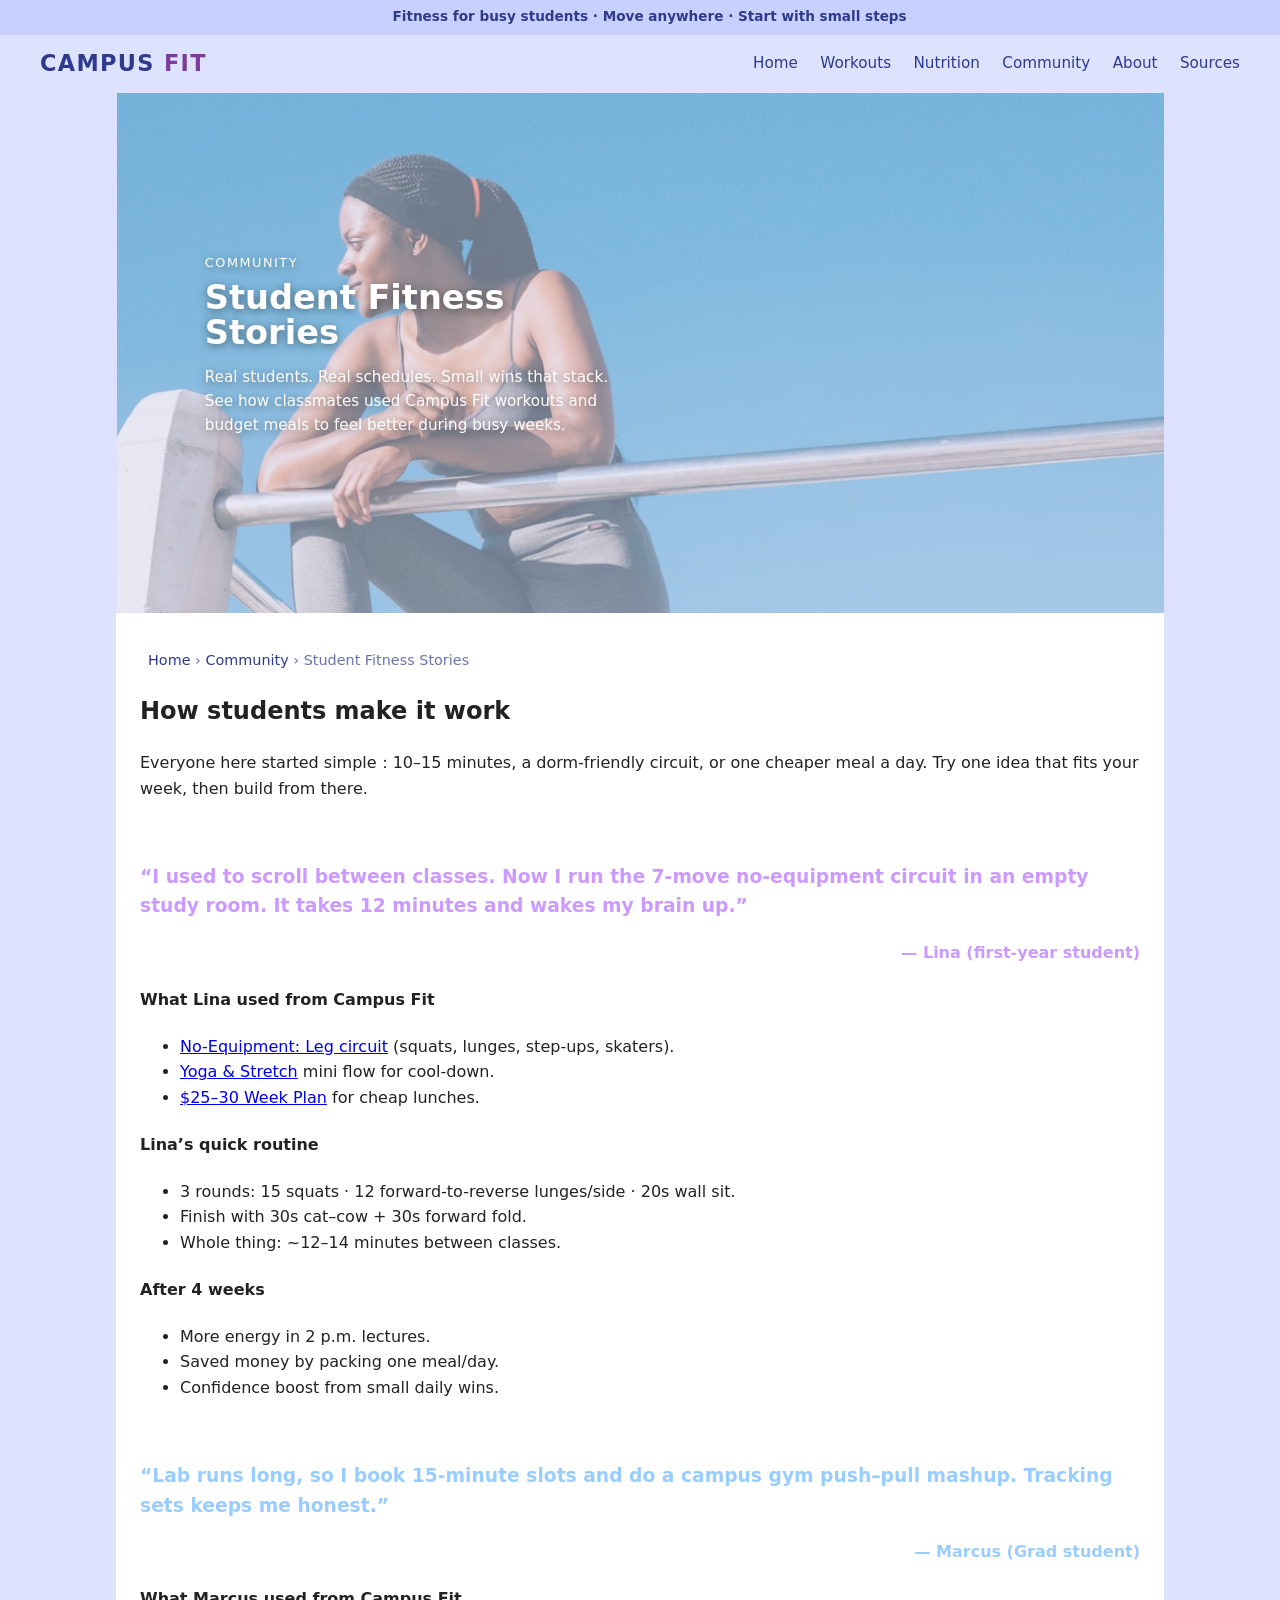
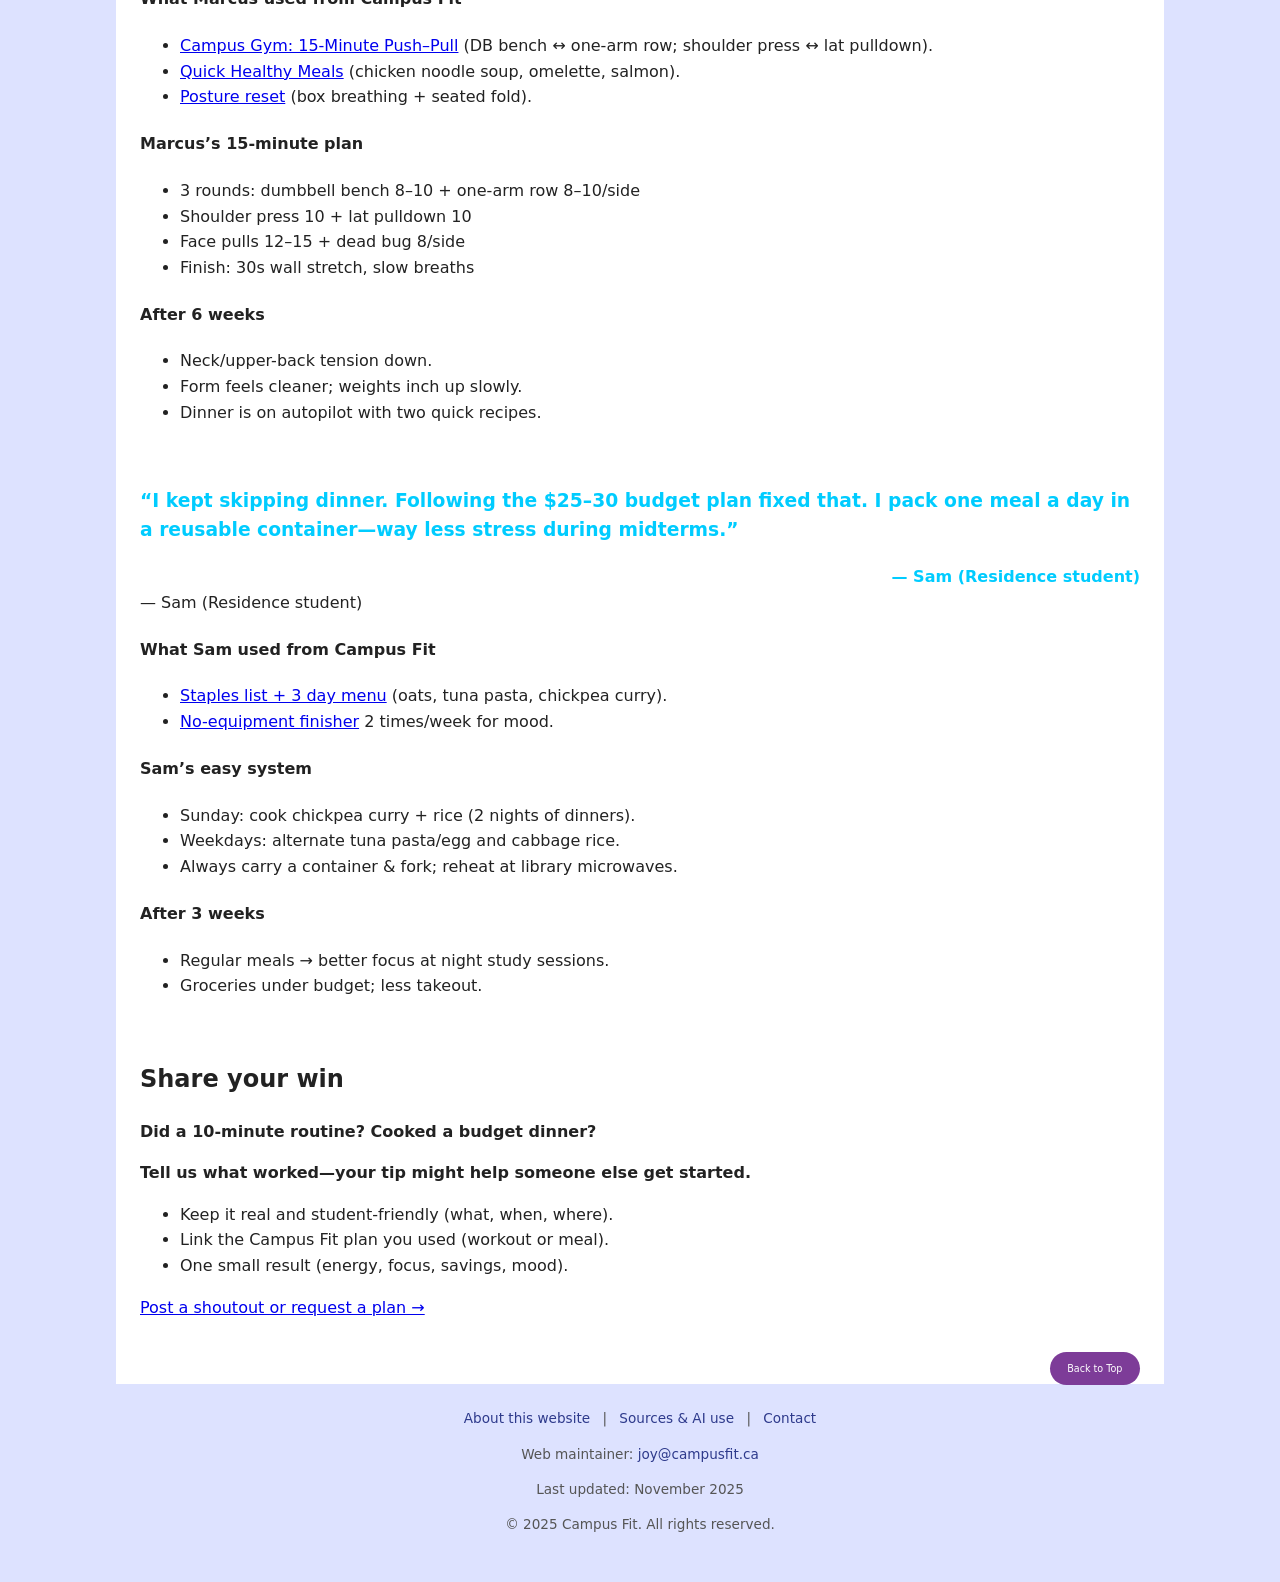
<file: studentstory.html>
<!DOCTYPE html>
<html lang="en">
<head>
  <meta charset="UTF-8"/>
  <meta name="viewport" content="width=device-width, initial-scale=1.0"/>
  <title>Student Fitness Stories | Campus Fit</title>
  <link rel="stylesheet" href="css/style.css"/>
</head>

<body id="top">
  <div class="top-banner">Fitness for busy students · Move anywhere · Start with small steps</div>

  
  <header>
    <div class="nav-bar">
      <div class="logo"><h1>CAMPUS <span>FIT</span></h1></div>
      <nav class="main-nav" aria-label="Primary">
        <ul class="main-menu">
          <li class="has-dropdown">
            <a href="index.html">Home</a>
            <ul class="dropdown">
              <li><a href="siteintroduction.html">Site Introduction</a></li>
              <li><a href="quote.html">Daily Motivation Quote</a></li>
            </ul>
          </li>
          <li class="has-dropdown">
            <a href="workouts.html">Workouts</a>
            <ul class="dropdown">
              <li><a href="noequipment.html">No-Equipment Routines</a></li>
              <li><a href="campusgym.html">Campus Gym Plans</a></li>
              <li><a href="yoga.html">Yoga &amp; Stretch</a></li>
            </ul>
          </li>
          <li class="has-dropdown">
            <a href="nutrition.html">Nutrition</a>
            <ul class="dropdown">
              <li><a href="budgetmeals.html">Student Budget Meals</a></li>
              <li><a href="quickmeals.html">Quick Healthy Meals</a></li>
              <li><a href="mealprep.html">Meal Prep Tips</a></li>
            </ul>
          </li>
          <li class="has-dropdown">
            <a href="community.html">Community</a>
            <ul class="dropdown">
              <li><a href="studentstory.html">Student Fitness Stories</a></li>
               <li><a href="minichallenges.html">Mini Challenges</a></li>
              <li><a href="community.html#feedback">Feedback &amp; Shoutouts</a></li>
            </ul>
          </li>
          <li><a href="about.html">About</a></li>
            <li><a href="sources.html">Sources</a></li>
            
        </ul>
      </nav>
    </div>
  </header>

  
  <section class="hero">
    <div class="hero-inner">
      <div class="hero-image-wrapper">
        <img src="images/hero-stories.jpg" alt="woman stand" class="hero-image" loading="lazy"/>
      </div>
      <div class="hero-content">
        <p class="hero-eyebrow">COMMUNITY</p>
        <h1 class="hero-title">Student Fitness Stories</h1>
        <p class="hero-text">Real students. Real schedules. Small wins that stack. See how classmates used Campus Fit workouts and budget meals to feel better during busy weeks.</p>
      </div>
    </div>
  </section>

  <main class="page-content">

    
    <nav class="breadcrumb" aria-label="Breadcrumb">
      <a href="index.html">Home</a> <span aria-hidden="true">›</span>
      <a href="community.html">Community</a> <span aria-hidden="true">›</span>
      <span>Student Fitness Stories</span>
    </nav>


    <section class="wk-section" id="stories">
      <h2>How students make it work</h2>
      <p>Everyone here started simple：10–15 minutes, a dorm-friendly circuit, or one cheaper meal a day. Try one idea that fits your week, then build from there.</p>
    </section>
&nbsp;

    <article class="card wk-section" id="lina">
      
     
        
        <h3><span style="color: #cc99ff;">&ldquo;I used to scroll between classes. Now I run the 7-move no-equipment circuit in an empty study room. It takes 12 minutes and wakes my brain up.&rdquo;</span></h3>
        <p><span style="color: #cc99ff;"><strong><span style="display: block; text-align: right;"> &mdash; Lina (first-year student) </span></strong></span></p>
      <h4>What Lina used from Campus Fit</h4>
      <ul>
        <li><a href="noequipment.html">No-Equipment: Leg circuit</a> (squats, lunges, step-ups, skaters).</li>
        <li><a href="yoga.html">Yoga &amp; Stretch</a> mini flow for cool-down.</li>
        <li><a href="budgetmeals.html#week-plan">$25–30 Week Plan</a> for cheap lunches.</li>
      </ul>
      <h4>Lina’s quick routine</h4>
      <ul>
        <li>3 rounds: 15 squats · 12 forward-to-reverse lunges/side · 20s wall sit.</li>
        <li>Finish with 30s cat–cow + 30s forward fold.</li>
        <li>Whole thing: ~12–14 minutes between classes.</li>
      </ul>
      <h4>After 4 weeks</h4>
      <ul>
        <li>More energy in 2 p.m. lectures.</li>
        <li>Saved money by packing one meal/day.</li>
        <li>Confidence boost from small daily wins.</li>
      </ul>
    </article>
&nbsp;
    <article class="card wk-section" id="marcus">
        <h3><span style="color: #99ccff;">&ldquo;Lab runs long, so I book 15-minute slots and do a campus gym push&ndash;pull mashup. Tracking sets keeps me honest.&rdquo;</span></h3>
<span style="display: block; text-align: right; font-weight: 800; color: #99ccff;"> &mdash; Marcus (Grad student) </span>
      <h4>What Marcus used from Campus Fit</h4>
      <ul>
        <li><a href="campusgym.html">Campus Gym: 15-Minute Push–Pull</a> (DB bench ↔ one-arm row; shoulder press ↔ lat pulldown).</li>
        <li><a href="quickmeals.html">Quick Healthy Meals</a> (chicken noodle soup, omelette, salmon).</li>
        <li><a href="yoga.html">Posture reset</a> (box breathing + seated fold).</li>
      </ul>
      <h4>Marcus’s 15-minute plan</h4>
<ul>
  <li>3 rounds: dumbbell bench 8–10 + one-arm row 8–10/side</li>
  <li>Shoulder press 10 + lat pulldown 10</li>
  <li>Face pulls 12–15 + dead bug 8/side</li>
  <li>Finish: 30s wall stretch, slow breaths</li>
</ul>
      <h4>After 6 weeks</h4>
      <ul>
        <li>Neck/upper-back tension down.</li>
        <li>Form feels cleaner; weights inch up slowly.</li>
        <li>Dinner is on autopilot with two quick recipes.</li>
      </ul>
    </article>
&nbsp;
   
    <article class="card wk-section" id="sam">
        
      <h3><span style="color: #00ccff;">&ldquo;I kept skipping dinner. Following the $25&ndash;30 budget plan fixed that. I pack one meal a day in a reusable container&mdash;way less stress during midterms.&rdquo;</span></h3>
<span style="display: block; text-align: right; font-weight: 800; color: #00ccff;"> &mdash; Sam (Residence student) </span>
    &mdash; Sam (Residence student)
         
      <h4>What Sam used from Campus Fit</h4>
      <ul>
        <li><a href="budgetmeals.html#week-plan">Staples list + 3 day menu</a> (oats, tuna pasta, chickpea curry).</li>
        <li><a href="noequipment.html">No-equipment finisher</a> 2 times/week for mood.</li>
      </ul>
      <h4>Sam’s easy system</h4>
      <ul>
        <li>Sunday: cook chickpea curry + rice (2 nights of dinners).</li>
        <li>Weekdays: alternate tuna pasta/egg and cabbage rice.</li>
        <li>Always carry a container & fork; reheat at library microwaves.</li>
      </ul>
      <h4>After 3 weeks</h4>
      <ul>
        <li>Regular meals → better focus at night study sessions.</li>
        <li>Groceries under budget; less takeout.</li>
      </ul>
    </article>
&nbsp;
   
    <section class="card wk-section" id="share">
      <h2>Share your win</h2>
      <p><strong>Did a 10-minute routine? Cooked a budget dinner? </strong></p>
        <p><strong> Tell us what worked&mdash;your tip might help someone else get started.</strong></p>
      <ul>
        <li>Keep it real and student-friendly (what, when, where).</li>
        <li>Link the Campus Fit plan you used (workout or meal).</li>
        <li>One small result (energy, focus, savings, mood).</li>
      </ul>
      <p><a href="community.html#feedback">Post a shoutout or request a plan →</a></p>
    </section>

    <p class="back-to-top"><a href="#top" class="back-to-top-btn">Back to Top</a></p>
  </main>

  <footer class="site-footer">
    <nav class="footer-nav">
      <a href="about.html">About this website</a> |
      <a href="sources.html">Sources &amp; AI use</a> |
     <a href="about.html#connect">Contact</a>
    </nav>
    <div class="footer-info">
      <p>Web maintainer: <a href="mailto:joy@campusfit.ca">joy@campusfit.ca</a></p>
      <p>Last updated: November 2025</p>
      <p>© 2025 Campus Fit. All rights reserved.</p>
    </div>
  </footer>
</body>
</html>
</file>
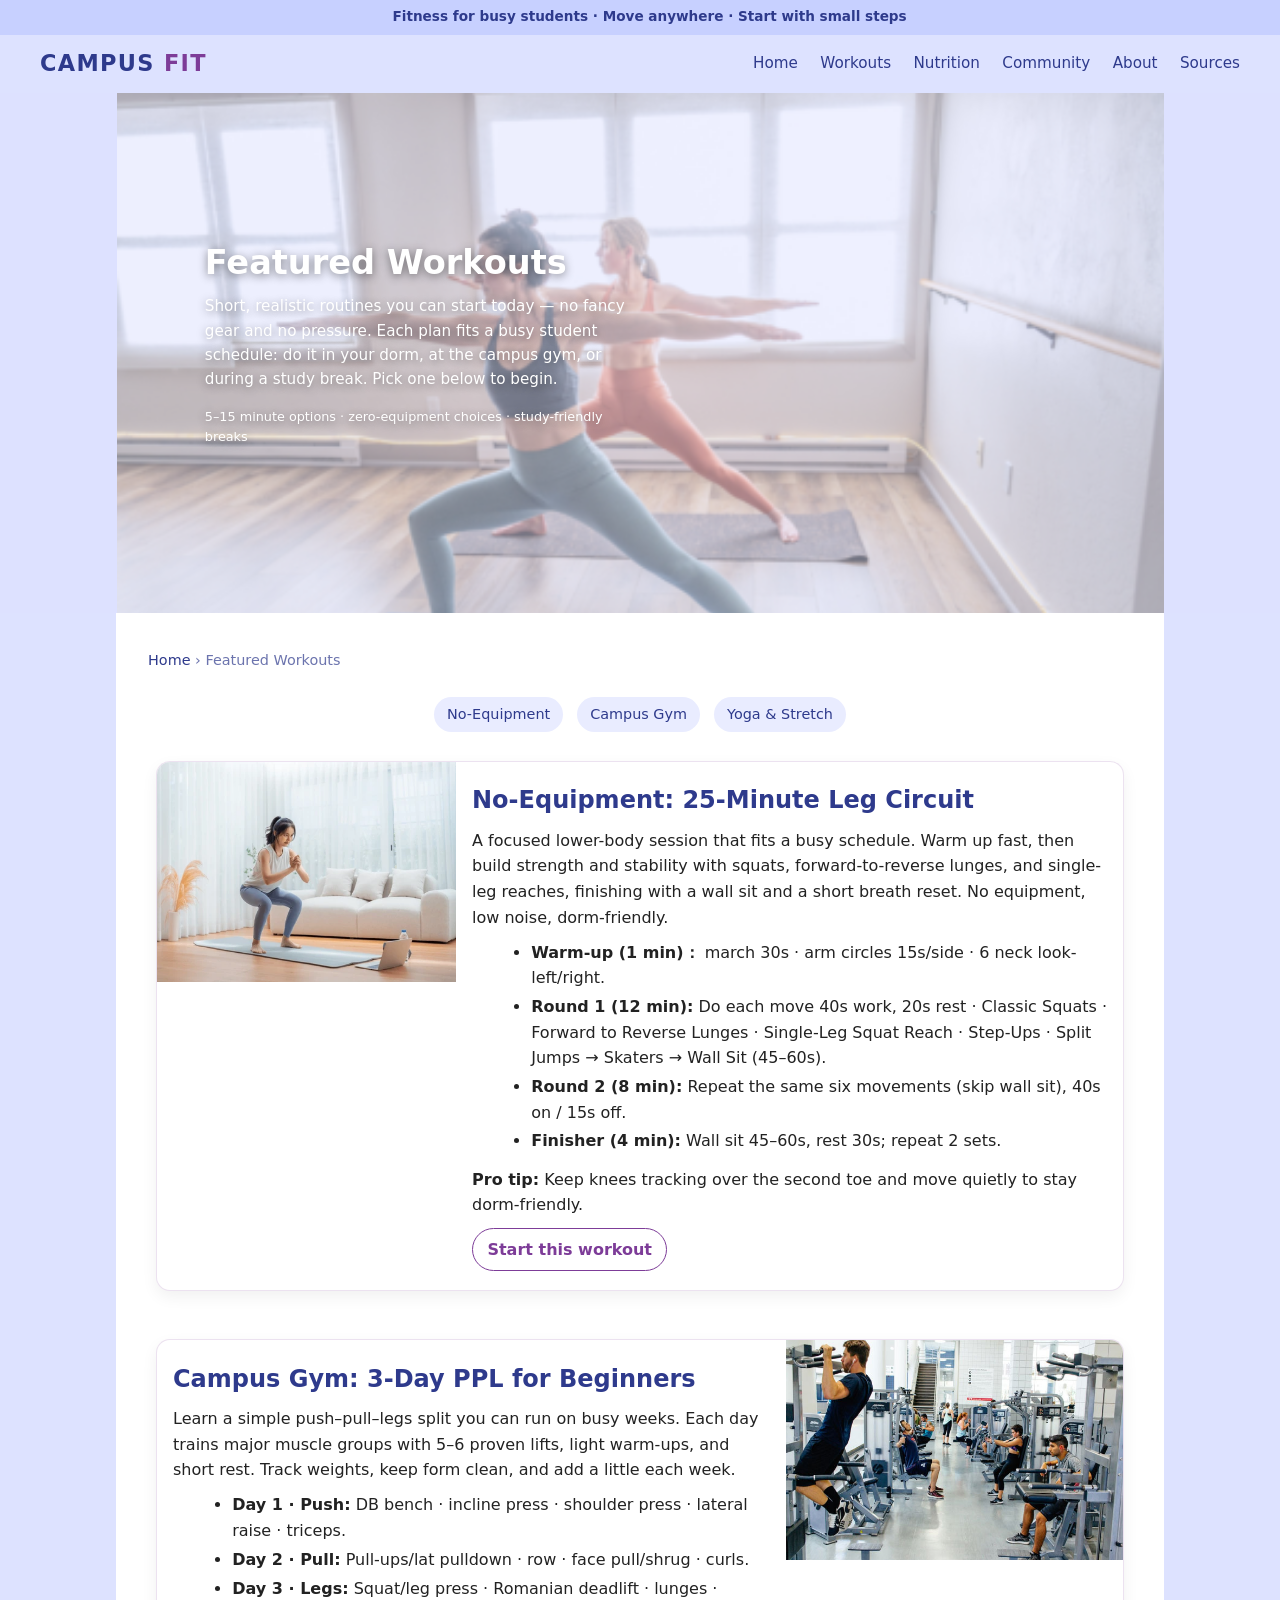
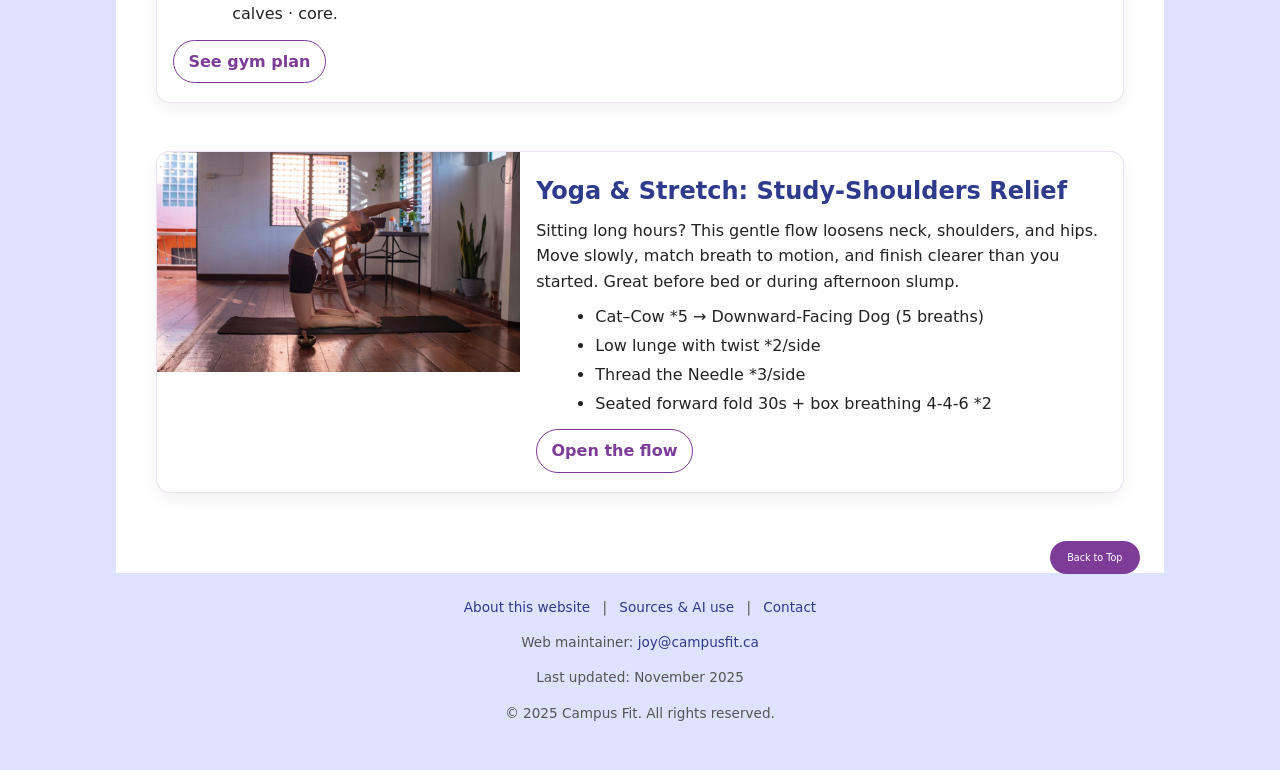
<file: workouts.html>
<!DOCTYPE html>
<html lang="en">
<head>
  <meta charset="UTF-8" />
  <meta name="viewport" content="width=device-width, initial-scale=1.0"/>
  <title>Featured Workouts | Campus Fit</title>
  <link rel="stylesheet" href="css/style.css"/>
</head>

<body id="top">
  
  <div class="top-banner">Fitness for busy students · Move anywhere · Start with small steps</div>


  <header>
    <div class="nav-bar">
      <div class="logo"><h1>CAMPUS <span>FIT</span></h1></div>

      <nav class="main-nav" aria-label="Primary">
        <ul class="main-menu">
        <li class="has-dropdown">
            <a href="index.html">Home</a>
            <ul class="dropdown">
              <li><a href="siteintroduction.html">Site Introduction</a></li>
              <li><a href="quote.html">Daily Motivation Quote</a></li>
            </ul>
          </li>

          <li class="has-dropdown">
            <a href="workouts.html">Workouts</a>
            <ul class="dropdown">
              <li><a href="noequipment.html">No-Equipment Routines</a></li>
              <li><a href="campusgym.html">Campus Gym Plans</a></li>
              <li><a href="yoga.html">Yoga &amp; Stretch</a></li>
            </ul>
          </li>

     
          <li class="has-dropdown">
            <a href="nutrition.html">Nutrition</a>
            <ul class="dropdown">
              <li><a href="budgetmeals.html">Student Budget Meals</a></li>
              <li><a href="quickmeals.html">Quick Healthy Meals</a></li>
              <li><a href="mealprep.html">Meal Prep Tips</a></li>
            </ul>
          </li>

        
          
          <li class="has-dropdown">
            <a href="community.html">Community</a>
            <ul class="dropdown">
             <li><a href="studentstory.html">Student Fitness Stories</a></li>
              <li><a href="minichallenges.html">Mini Challenges</a></li>
              <li><a href="community.html#feedback">Feedback &amp; Shoutouts</a></li>
            </ul>
          </li>
<li>
  <a href="about.html">About</a>
</li>
             <li><a href="sources.html">Sources</a></li>
        </ul>
      </nav>
    </div>
  </header>


  <section class="hero">
    <div class="hero-inner">
      <div class="hero-image-wrapper">
        
        <img src="images/featured-hero.jpg"
             alt="Student doing a quick dorm workout with a yoga mat "
             class="hero-image"/>
      </div>

      <div class="hero-content">
        <h1 class="hero-title">Featured Workouts</h1>
        <p class="hero-text">
          Short, realistic routines you can start today — no fancy gear and no pressure.
          Each plan fits a busy student schedule: do it in your dorm, at the campus gym, or
          during a study break. Pick one below to begin.
        </p>
        <p class="hero-subtext">5–15 minute options · zero-equipment choices · study-friendly breaks</p>
      </div>
    </div>
  </section>
  <main class="page-content workouts-page">
  
  <nav class="breadcrumb" aria-label="Breadcrumb">
    <a href="index.html">Home</a> <span aria-hidden="true">›</span> <span>Featured Workouts</span>
  </nav>

  
    <nav class="local-nav" aria-label="Section">
      <a href="#no-equipment">No-Equipment</a>
      <a href="#gym">Campus Gym</a>
      <a href="#yoga">Yoga & Stretch</a>
      
    </nav>

   
    <section class="workout-grid">

<article class="workout-card" id="no-equipment">
  <img src="images/wk-noequipment.jpg"
       alt="Student doing bodyweight squats in a dorm room"
       loading="lazy" class="workout-thumb">

  <div class="workout-copy">
    <h2>No-Equipment: 25-Minute Leg Circuit</h2>
    <p>
      A focused lower-body session that fits a busy schedule. Warm up fast, then build
      strength and stability with squats, forward-to-reverse lunges, and single-leg reaches,
      finishing with a wall sit and a short breath reset. No equipment, low noise, dorm-friendly.
    </p>

    <ul class="workout-steps">
      <li><strong>Warm-up (1 min)：</strong> march 30s · arm circles 15s/side · 6 neck look-left/right.</li>
  <li><strong>Round 1 (12 min):</strong> Do each move 40s work, 
      20s rest · Classic Squats · Forward to Reverse Lunges · Single-Leg Squat Reach · Step-Ups · Split Jumps → Skaters → Wall Sit (45–60s).</li>
  <li><strong>Round 2 (8 min):</strong> Repeat the same six movements (skip wall sit), 40s on / 15s off.</li>
  <li><strong>Finisher (4 min):</strong> Wall sit 45–60s, rest 30s; repeat 2 sets. </li>
</ul>

<p class="tip"><strong>Pro tip:</strong> Keep knees tracking over the second toe and move quietly to stay dorm-friendly.</p>

    <a class="btn-ghost" href="noequipment.html">Start this workout </a>
  </div>
</article>

      <article class="workout-card reverse" id="gym">
        <img src="images/wk-gym.jpg"
             alt="Student at the campus gym"
             loading="lazy"/>
        <div class="workout-copy">
    <h2>Campus Gym: 3-Day PPL for Beginners</h2>
    <p>
      Learn a simple push–pull–legs split you can run on busy weeks. 
      Each day trains major muscle groups with 5–6 proven lifts, light warm-ups, and short rest. 
      Track weights, keep form clean, and add a little each week.
    </p>
    <ul class="workout-steps">
      <li><strong>Day 1 · Push:</strong> DB bench · incline press · shoulder press · lateral raise · triceps.</li>
      <li><strong>Day 2 · Pull:</strong> Pull-ups/lat pulldown · row · face pull/shrug · curls.</li>
      <li><strong>Day 3 · Legs:</strong> Squat/leg press · Romanian deadlift · lunges · calves · core.</li>
    </ul>
    <a class="btn-ghost" href="campusgym.html">See gym plan </a>
  </div>
</article>

    
      <article class="workout-card" id="yoga">
        <img src="images/wk-yoga.jpg"
             alt="Student stretching on a yoga mat by a window"
             loading="lazy"/>
        <div class="workout-copy">
          <h2>Yoga & Stretch: Study-Shoulders Relief</h2>
          <p>
            Sitting long hours? This gentle flow loosens neck, shoulders, and hips.
            Move slowly, match breath to motion, and finish clearer than you started.
            Great before bed or during afternoon slump.
          </p>
          <ul class="workout-steps">
    
  <li>Cat–Cow *5 → Downward-Facing Dog (5 breaths)</li>
  <li>Low lunge with twist *2/side</li>
  <li>Thread the Needle *3/side</li>
  <li>Seated forward fold 30s + box breathing 4-4-6 *2</li>
</ul>
        
          <a class="btn-ghost" href="yoga.html">Open the flow </a>
        </div>
      </article>


    </section>

    
    <a href="#top" class="back-to-top-btn"> Back to Top</a>
  </main>


  <footer class="site-footer">
    <nav class="footer-nav">
      <a href="about.html">About this website</a> |
      <a href="sources.html">Sources &amp; AI use</a> |
       <a href="about.html#connect">Contact</a>
    </nav>

    <div class="footer-info">
      <p>Web maintainer: <a href="mailto:joy@campusfit.ca">joy@campusfit.ca</a></p>
      <p>Last updated: November 2025</p>
      <p>© 2025 Campus Fit. All rights reserved.</p>
    </div>
  </footer>
</body>
</html>
</file>
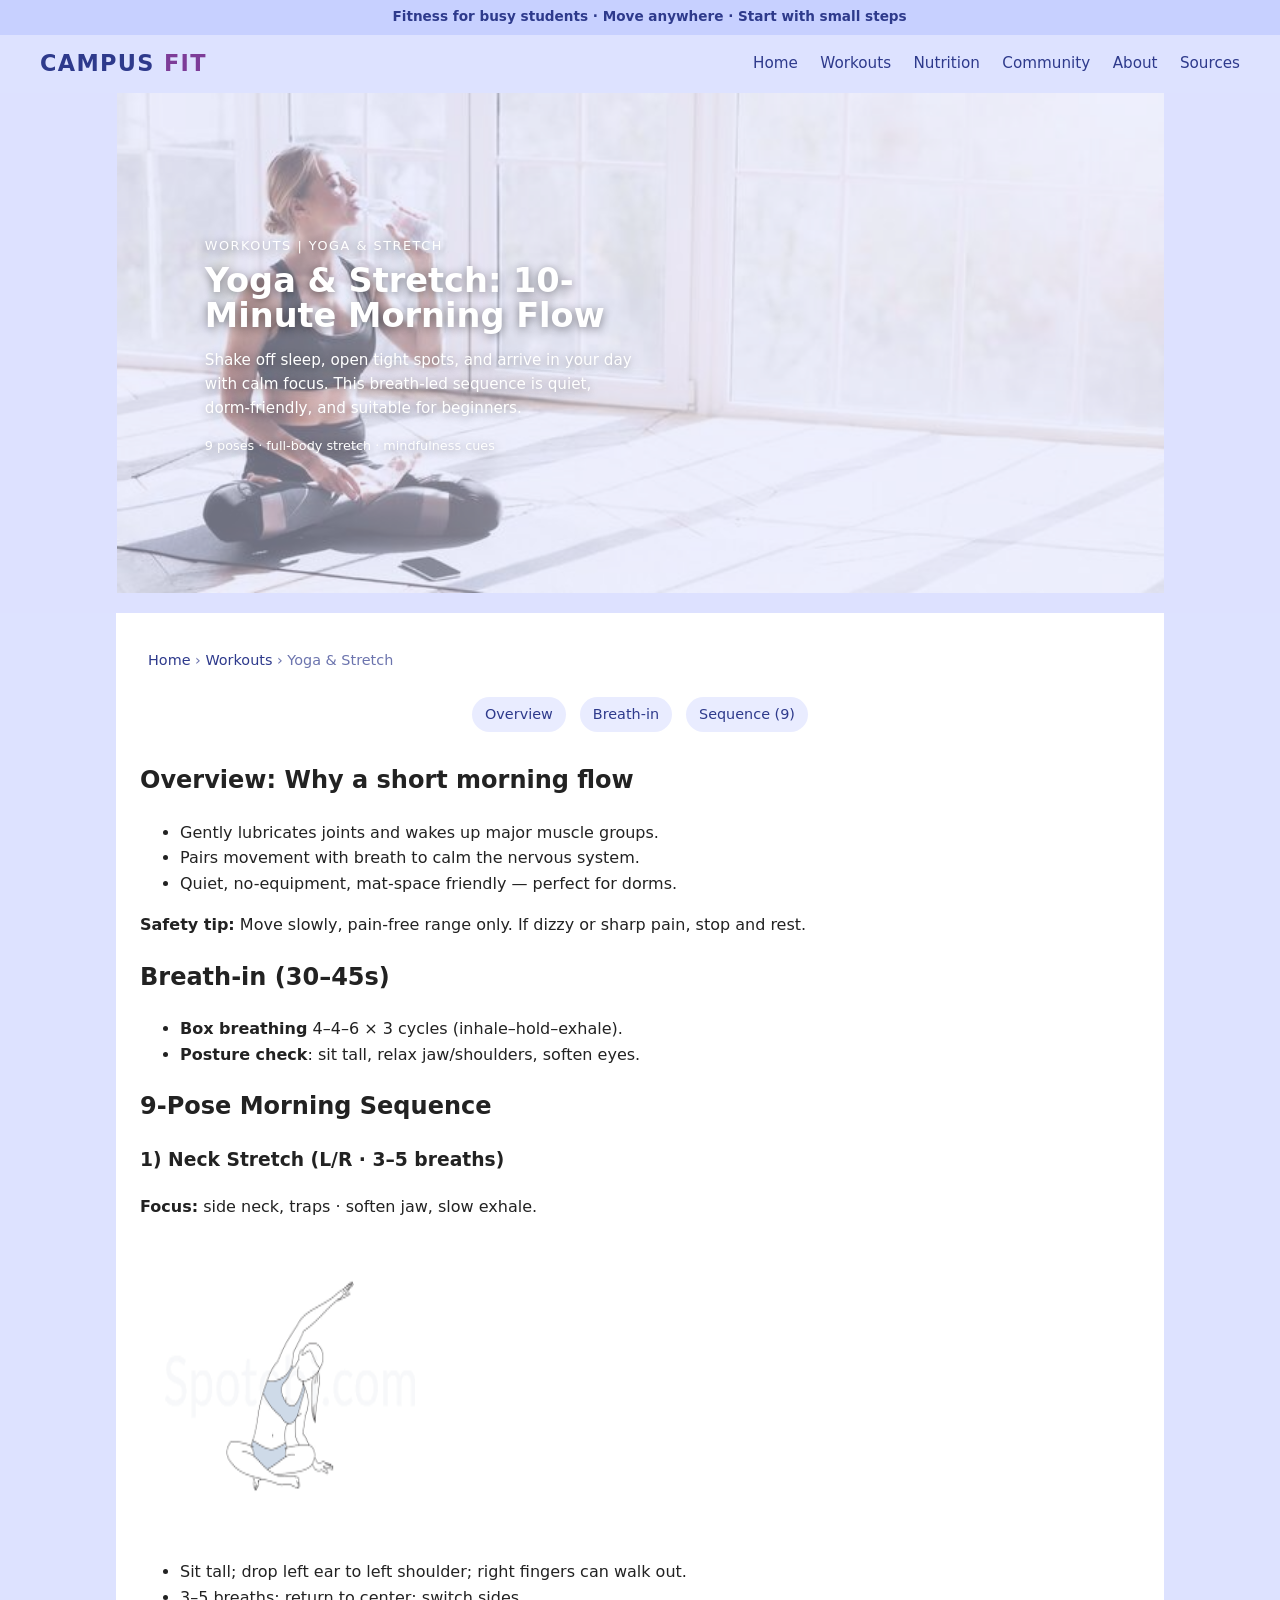
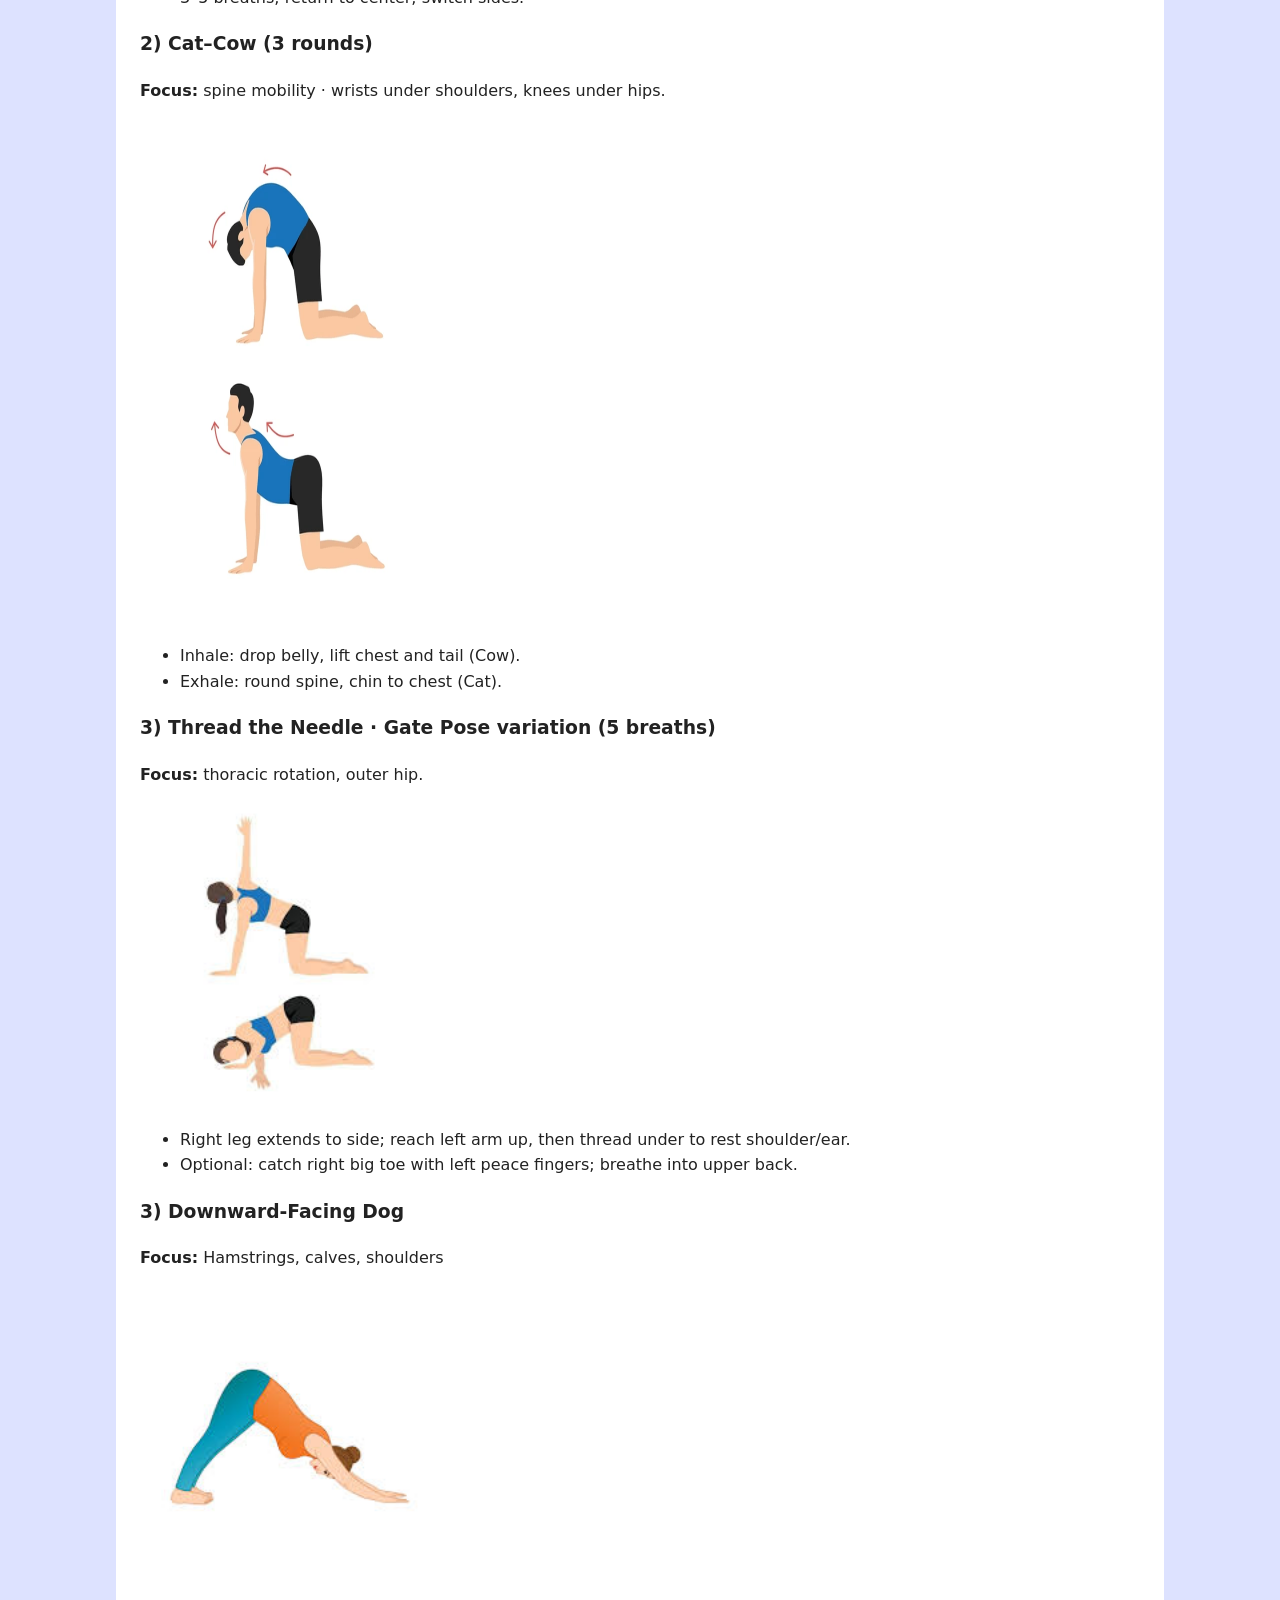
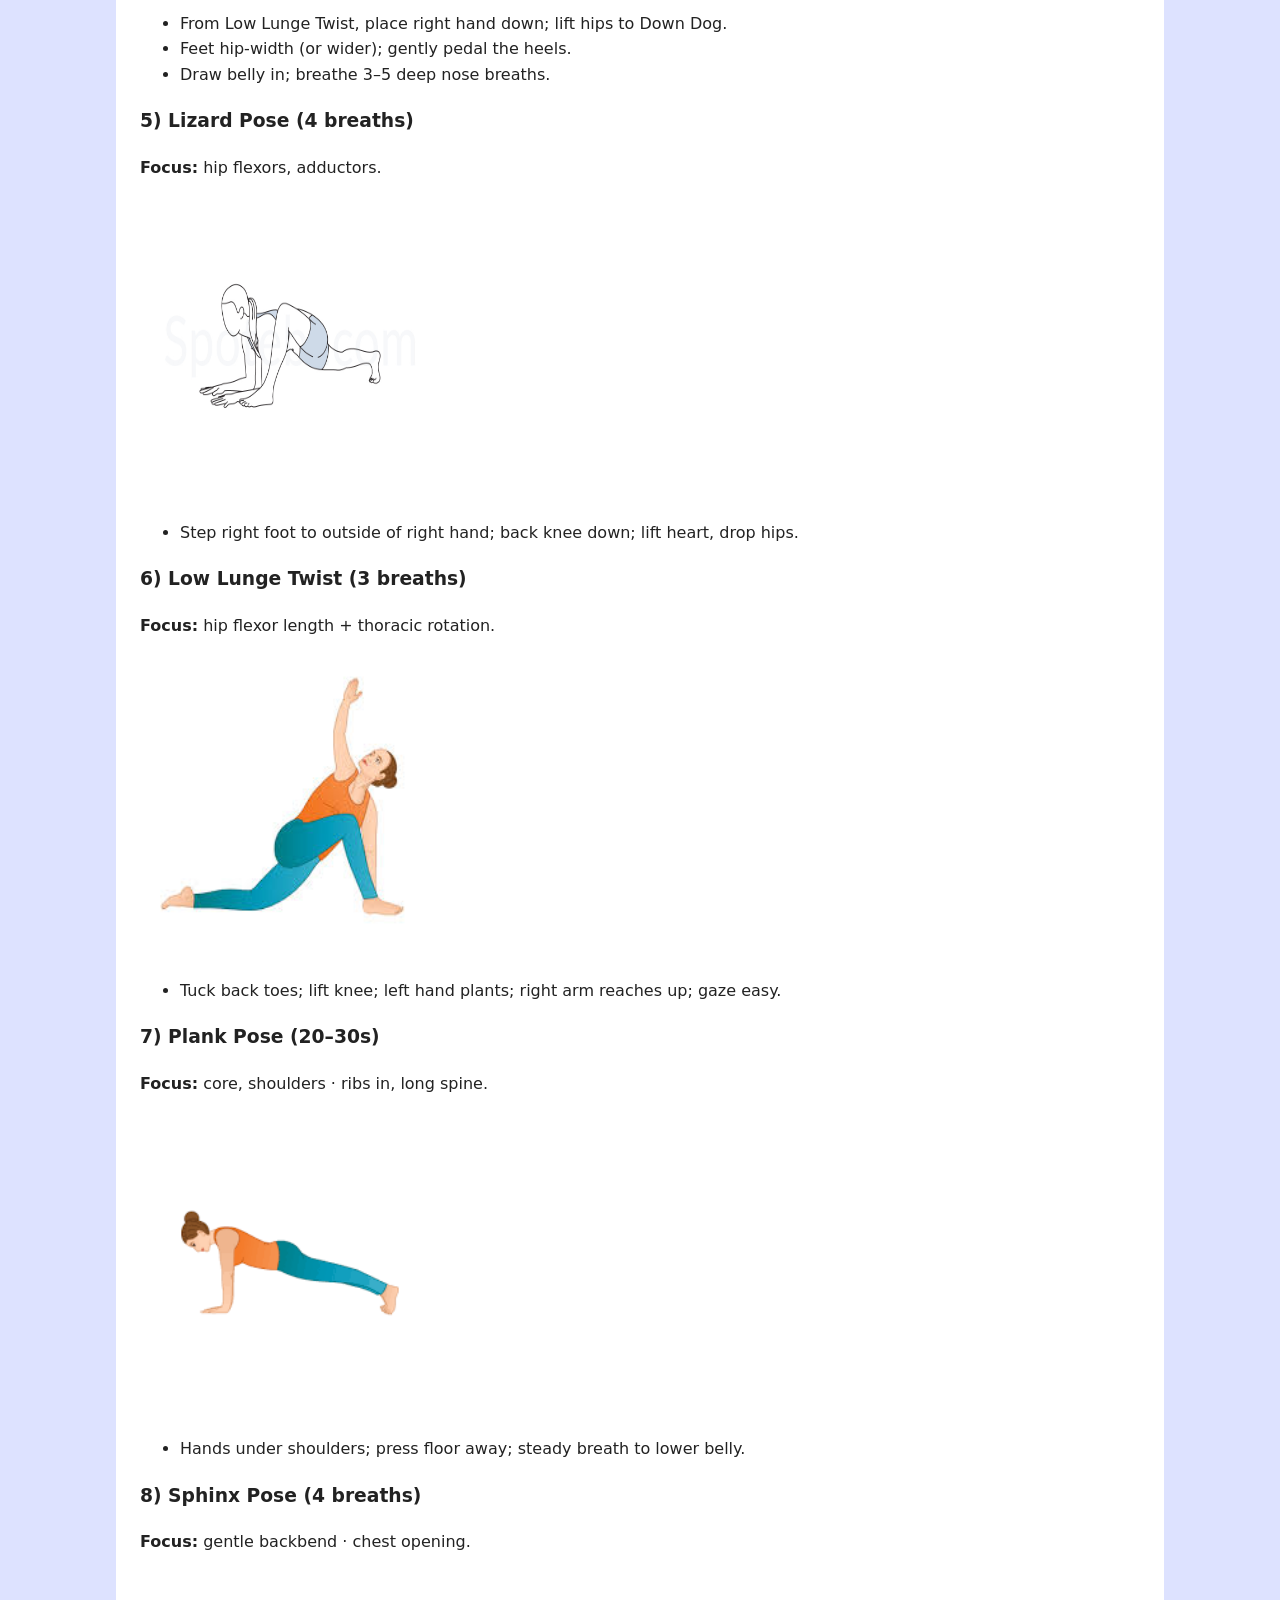
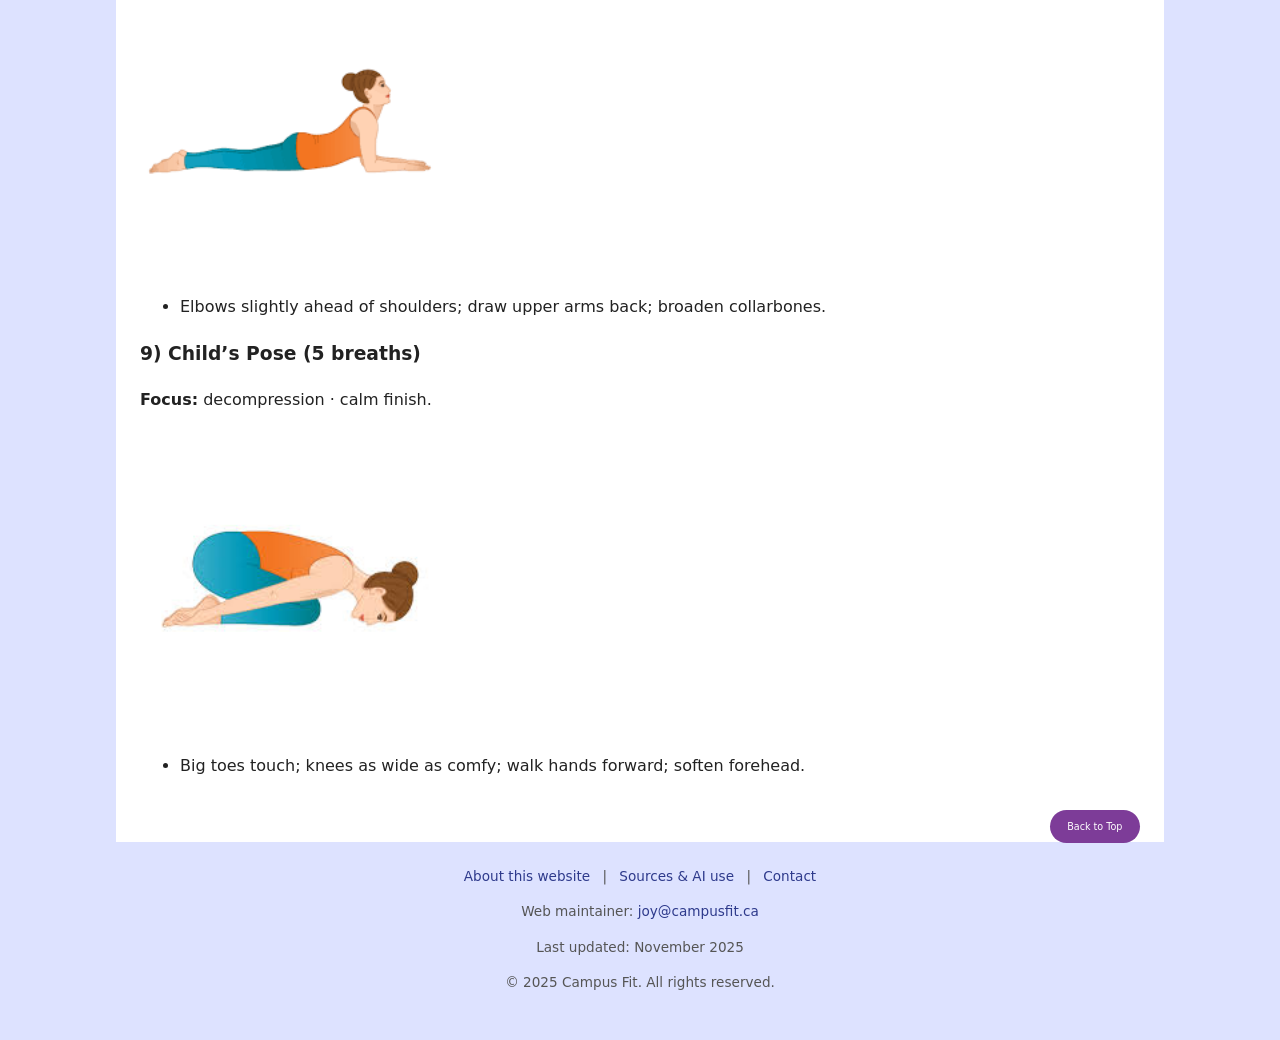
<file: yoga.html>
<!DOCTYPE html>
<html lang="en">
<head>
  <meta charset="UTF-8" />
  <meta name="viewport" content="width=device-width, initial-scale=1.0"/>
  <title>Yoga & Stretch | Campus Fit</title>
  <link rel="stylesheet" href="css/style.css"/>
</head>

<body id="top">
  
  <div class="top-banner">Fitness for busy students · Move anywhere · Start with small steps</div>

  
  <header>
    <div class="nav-bar">
      <div class="logo"><h1>CAMPUS <span>FIT</span></h1></div>

      <nav class="main-nav" aria-label="Primary">
        <ul class="main-menu">
          <li class="has-dropdown">
            <a href="index.html">Home</a>
            <ul class="dropdown">
              <li><a href="siteintroduction.html">Site Introduction</a></li>
              <li><a href="quote.html">Daily Motivation Quote</a></li>
            </ul>
          </li>

          <li class="has-dropdown">
            <a href="workouts.html">Workouts</a>
            <ul class="dropdown">
              <li><a href="noequipment.html">No-Equipment Routines</a></li>
              <li><a href="campusgym.html">Campus Gym Plans</a></li>
              <li><a href="yoga.html">Yoga &amp; Stretch</a></li>
            </ul>
          </li>

          <li class="has-dropdown">
            <a href="nutrition.html">Nutrition</a>
            <ul class="dropdown">
              <li><a href="budgetmeals.html">Student Budget Meals</a></li>
              <li><a href="quickmeals.html">Quick Healthy Meals</a></li>
              <li><a href="mealprep.html">Meal Prep Tips</a></li>
            </ul>
          </li>
          

          <li class="has-dropdown">
            <a href="community.html">Community</a>
            <ul class="dropdown">
             <li><a href="studentstory.html">Student Fitness Stories</a></li>
              <li><a href="minichallenges.html">Mini Challenges</a></li>
              <li><a href="community.html#feedback">Feedback &amp; Shoutouts</a></li>
            </ul>
          </li>

          <li><a href="about.html">About</a></li>
             <li><a href="sources.html">Sources</a></li>
        </ul>
      </nav>
    </div>
  </header>

  
  <section class="hero hero--workout">
    <div class="hero-inner">
      <div class="hero-image-wrapper">
        
        <img src="images/hero-yoga.jpg"
             alt="Student easing into a gentle morning yoga flow"
             class="hero-image"/>
      </div>

      <div class="hero-content">
        <p class="hero-eyebrow">WORKOUTS | YOGA &amp; STRETCH</p>
        <h1 class="hero-title">Yoga &amp; Stretch: 10-Minute Morning Flow</h1>
        <p class="hero-text">
          Shake off sleep, open tight spots, and arrive in your day with calm focus.
          This breath-led sequence is quiet, dorm-friendly, and suitable for beginners.
        </p>
        <p class="hero-subtext">9 poses · full-body stretch · mindfulness cues</p>
      </div>
    </div>
  </section>


  <main class="page-content workout-page">


    <nav class="breadcrumb" aria-label="Breadcrumb">
      <a href="index.html">Home</a> <span aria-hidden="true">›</span>
      <a href="workouts.html">Workouts</a> <span aria-hidden="true">›</span>
      <span>Yoga &amp; Stretch</span>
    </nav>


    <nav class="local-nav center" aria-label="Section">
      <a href="#overview">Overview</a>
      <a href="#breath">Breath-in</a>
      <a href="#sequence">Sequence (9)</a>
    </nav>

    <section id="overview" class="wk-section">
      <h2>Overview: Why a short morning flow</h2>
      <ul class="wk-list">
        <li>Gently lubricates joints and wakes up major muscle groups.</li>
        <li>Pairs movement with breath to calm the nervous system.</li>
        <li>Quiet, no-equipment, mat-space friendly — perfect for dorms.</li>
      </ul>
      <p class="wk-tip"><strong>Safety tip:</strong> Move slowly, pain-free range only. If dizzy or sharp pain, stop and rest.</p>
    </section>

  
    <section id="breath" class="wk-section">
      <h2>Breath-in (30–45s)</h2>
      <ul class="warmup-steps">
        <li><strong>Box breathing</strong> 4–4–6 × 3 cycles (inhale–hold–exhale).</li>
        <li><strong>Posture check</strong>: sit tall, relax jaw/shoulders, soften eyes.</li>
      </ul>
    </section>

    
    <section id="sequence" class="wk-section">
      <h2>9-Pose Morning Sequence</h2>

      <article class="exercise" id="ex1">
        <div class="exercise-text">
          <h3>1) Neck Stretch (L/R · 3–5 breaths)</h3>
          <p class="muscles"><strong>Focus:</strong> side neck, traps · soften jaw, slow exhale.</p>
        </div>
        <div class="exercise-media">
          <img src="images/yoga-neck.jpg" alt="Seated side neck stretch" width="300" height="300"/>
        </div>
        <ul class="steps">
          <li>Sit tall; drop left ear to left shoulder; right fingers can walk out.</li>
          <li>3–5 breaths; return to center; switch sides.</li>
        </ul>
      </article>

     
      <article class="exercise alt" id="ex2">
        <div class="exercise-text">
          <h3>2) Cat–Cow (3 rounds)</h3>
          <p class="muscles"><strong>Focus:</strong> spine mobility · wrists under shoulders, knees under hips.</p>
        </div>
        <div class="exercise-media">
          <img src="images/yoga-catcow.jpg" alt="Cat and Cow in tabletop" width="300" height="500"/>
        </div>
        <ul class="steps">
          <li>Inhale: drop belly, lift chest and tail (Cow).</li>
          <li>Exhale: round spine, chin to chest (Cat).</li>
        </ul>
      </article>

      
      <article class="exercise" id="ex3">
        <div class="exercise-text">
          <h3>3) Thread the Needle · Gate Pose variation (5 breaths)</h3>
          <p class="muscles"><strong>Focus:</strong> thoracic rotation, outer hip.</p>
        </div>
        <div class="exercise-media">
          <img src="images/gate.jpg" alt="Thread the Needle with side leg extended" width="300" height="300"/>
        </div>
        <ul class="steps">
          <li>Right leg extends to side; reach left arm up, then thread under to rest shoulder/ear.</li>
          <li>Optional: catch right big toe with left peace fingers; breathe into upper back.</li>
        </ul>
      </article>

    
      <article class="exercise">
        <div class="exercise-text">
          <h3>3) Downward-Facing Dog</h3>
          <p><strong>Focus:</strong> Hamstrings, calves, shoulders</p>
        </div>
        <div class="exercise-media">
          <img src="images/yoga-downdog.jpg" alt="Downward-Facing Dog pose" width="300" height="300" />
        </div>
        <ul class="steps">
          <li>From Low Lunge Twist, place right hand down; lift hips to Down Dog.</li>
          <li>Feet hip-width (or wider); gently pedal the heels.</li>
          <li>Draw belly in; breathe 3–5 deep nose breaths.</li>
        </ul>
      </article>

     
      <article class="exercise" id="ex5">
        <div class="exercise-text">
          <h3>5) Lizard Pose (4 breaths)</h3>
          <p class="muscles"><strong>Focus:</strong> hip flexors, adductors.</p>
        </div>
        <div class="exercise-media">
          <img src="images/yoga-lizard.jpg" alt="Low lunge lizard stretch" width="300" height="300"/>
        </div>
        <ul class="steps">
          <li>Step right foot to outside of right hand; back knee down; lift heart, drop hips.</li>
        </ul>
      </article>

     
      <article class="exercise alt" id="ex6">
        <div class="exercise-text">
          <h3>6) Low Lunge Twist (3 breaths)</h3>
          <p class="muscles"><strong>Focus:</strong> hip flexor length + thoracic rotation.</p>
        </div>
        <div class="exercise-media">
          <img src="images/twist.jpg" alt="Low lunge with twist" width="300" height="300"/>
        </div>
        <ul class="steps">
          <li>Tuck back toes; lift knee; left hand plants; right arm reaches up; gaze easy.</li>
        </ul>
      </article>

     
      <article class="exercise" id="ex7">
        <div class="exercise-text">
          <h3>7) Plank Pose (20–30s)</h3>
          <p class="muscles"><strong>Focus:</strong> core, shoulders · ribs in, long spine.</p>
        </div>
        <div class="exercise-media">
          <img src="images/yoga-plank.jpg" alt="High plank alignment" width="300" height="300"/>
        </div>
        <ul class="steps">
          <li>Hands under shoulders; press floor away; steady breath to lower belly.</li>
        </ul>
      </article>

      
      <article class="exercise alt" id="ex8">
        <div class="exercise-text">
          <h3>8) Sphinx Pose (4 breaths)</h3>
          <p class="muscles"><strong>Focus:</strong> gentle backbend · chest opening.</p>
        </div>
        <div class="exercise-media">
          <img src="images/yoga-sphinx.jpg" alt="Sphinx pose on forearms" width="300" height="300"/>
        </div>
        <ul class="steps">
          <li>Elbows slightly ahead of shoulders; draw upper arms back; broaden collarbones.</li>
        </ul>
      </article>

      
      <article class="exercise" id="ex9">
        <div class="exercise-text">
          <h3>9) Child’s Pose (5 breaths)</h3>
          <p class="muscles"><strong>Focus:</strong> decompression · calm finish.</p>
        </div>
        <div class="exercise-media">
          <img src="images/yoga-child.jpg" alt="Child's pose with wide knees" width="300" height="300"/>
        </div>
        <ul class="steps">
          <li>Big toes touch; knees as wide as comfy; walk hands forward; soften forehead.</li>
        </ul>
      </article>
    </section>

    
     <p class="back-to-top">
    <a href="#top" class="back-to-top-btn"> Back to Top</a>
  </p>
    </main>
 
  <footer class="site-footer">
    <nav class="footer-nav">
      <a href="about.html">About this website</a> |
      <a href="sources.html">Sources &amp; AI use</a> |
      <a href="about.html#connect">Contact</a>
    </nav>
    <div class="footer-info">
      <p>Web maintainer: <a href="mailto:joy@campusfit.ca">joy@campusfit.ca</a></p>
      <p>Last updated: November 2025</p>
      <p>© 2025 Campus Fit. All rights reserved.</p>
    </div>
  </footer>
</body>
</html>
</file>
<file: css/style.css>
/

* {
  box-sizing: border-box;
}

body {
  margin: 0;
  font-family: system-ui, -apple-system, BlinkMacSystemFont, "Segoe UI",
               "Helvetica Neue", Arial, sans-serif;
  line-height: 1.6;
  color: #222;
  background-color: #dde2ff;
}



.top-banner {
  width: 100%;
  background-color: #c7d0ff; 
  color: #2E3A8C;
  text-align: center;
  font-size: 0.85rem;
    font-weight: 700;
  padding: 0.4rem 0.6rem;
}



.nav-bar {
  max-width: 1200px;
  margin: 0 auto;
  padding: 0.7rem 1.5rem;
  display: flex;
  align-items: center;
  justify-content: space-between;
}

.logo h1 {
  margin: 0;
  font-size: 1.4rem;
  letter-spacing: 0.06em;
  text-transform: uppercase;
  color: #2E3A8C;
}

.logo h1 span {
  color: #7D3C98;
}



.main-nav {
  font-size: 0.95rem;
}

.main-menu {
  list-style: none;
  padding: 0;
  margin: 0;
  display: flex;
  gap: 1.4rem;
  align-items: center;
}

.main-menu > li {
  position: relative;
}

.main-menu > li > a {
  text-decoration: none;
  color: #2E3A8C;
  padding: 0.2rem 0;
  transition: color 0.2s ease;
}

.main-menu > li > a:hover,
.main-menu > li > a:focus {
  color: #7D3C98;
}



.dropdown {
  list-style: none;
  padding: 0.4rem 0;
  margin: 0;
  position: absolute;
  left: 0;
  top: 100%;
  min-width: 190px;
  background-color: #ffffff;
  border-radius: 0.75rem;
  box-shadow: 0 10px 20px rgba(0, 0, 0, 0.15);
  display: none;
  z-index: 100;
}

.dropdown li a {
  display: block;
  padding: 0.45rem 1rem;
  text-decoration: none;
  color: #2E3A8C;
  font-size: 0.9rem;
  white-space: nowrap;
}

.dropdown li a:hover {
  background-color: #f3ecfb;
}

.has-dropdown:hover > .dropdown,
.has-dropdown:focus-within > .dropdown {
  display: block;
}



.hero {
  position: relative;
  height: 70vh;
  min-height: 420px;
  max-height: 520px;
  overflow: hidden;
}


.hero-image {
  width: 100%;
  height: 100%;
  object-fit: cover;
 
  
}
.hero-image-wrapper::after {
  content: "";
  position: absolute;
  inset: 0;
  background: #dde2ff80;
  pointer-events: none;
}
.hero-inner {
  max-width: 1047px;
  margin: 0 auto;
}

.hero-content {
  position: absolute;
  left: 16%;          
  right: 6%;        
  top: 50%;
  transform: translateY(-50%);
  max-width: 430px;  
  color: #ffffff;
  text-shadow: 0 2px 10px rgba(0, 0, 0, 0.45);
}

.hero-eyebrow {
  margin: 0 0 0.4rem;
  text-transform: uppercase;
  letter-spacing: 0.12em;
  font-size: 0.8rem;
}

.hero-title {
  margin: 0;
  font-size: 2.1rem;
  line-height: 1.05;
  font-weight: 600;
}

.hero-text {
  margin-top: 0.9rem;
  font-size: 0.95rem;
  max-width: 440px;
}

.hero-subtext {
  margin-top: 0.7rem;
  font-size: 0.8rem;
}



.page-content {
  max-width: 1000px;
  margin: 0 auto;
  padding: 2rem 1.5rem 3rem;
  background-color: #ffffff;
}

.home-intro h2 {
  margin-top: 0;
  color: #2E3A8C;
}

.home-sections {
  margin-top: 1.8rem;
  display: grid;
  grid-template-columns: repeat(3, minmax(0, 1fr));
  gap: 1rem;
}

.home-card {
  background-color: #f7f3fb;
  border-radius: 1rem;
  padding: 1rem 1.1rem;
  border: 1px solid rgba(125, 60, 152, 0.18);
}

.home-card h3 {
  margin-top: 0;
  color: #2E3A8C;
}

.text-link {
  display: inline-block;
  margin-top: 0.6rem;
  font-size: 0.9rem;
  text-decoration: none;
  color: #7D3C98;
}

.text-link:hover {
  text-decoration: underline;
}


.back-to-top-btn {
  display: inline-block;
  background-color: #7D3C98;   
  color: #ffffff;
  padding: 0.55rem 1.1rem;
  border-radius: 750px;
  text-decoration: none;
  font-size: 0.6rem;
  font-weight: 500;
  margin-top: 1rem;
  transition: all 0.25s ease;
  float: right; 
}


.back-to-top-btn:hover {
  background-color: #5a2c72;  
  transform: translateY(-2px);
}

/* Footer */
.site-footer {
  text-align: center;
  font-size: 0.85rem;
  color: #555;
  padding: 1.5rem 1rem 2rem;
}


.footer-nav,
.footer-info {
  max-width: 800px;    
  margin: 0 auto;      
}


.footer-nav a {
  text-decoration: none;
  margin: 0 0.5rem;
  color: #2E3A8C;
}

.site-footer a,
.site-footer a:visited {
  color: #2E3A8C;
  text-decoration: none;
}


.site-footer a:hover {
  color: #7D3C98;   
  text-decoration: underline;
}

.footer-nav a:hover {
  text-decoration: underline;
}



@media (max-width: 900px) {
  .nav-bar {
    flex-direction: column;
    align-items: flex-start;
    gap: 0.5rem;
  }

  .hero-content {
    left: 6%;
    right: 6%;
    max-width: none;
  }

  .home-sections {
    grid-template-columns: 1fr 1fr;
  }
}

.intro-gallery {
  margin-top: 2.5rem;
}

.intro-grid {
  display: grid;
  grid-template-columns: repeat(3, minmax(0, 1fr));
  gap: 1.2rem;
}

.intro-card {
  background-color: #f7f3fb;
  border-radius: 1rem;
  overflow: hidden;
  border: 1px solid rgba(125, 60, 152, 0.16);
  box-shadow: 0 8px 26px rgba(0, 0, 0, 0.05);
}

.intro-card img {
  width: 100%;
  height: 190px;
  object-fit: cover;
  display: block;
}

.intro-card h3 {
  margin: 0.8rem 1rem 0.4rem;
  color: #2E3A8C;
}

.intro-card p {
  margin: 0 1rem 1rem;
  font-size: 0.9rem;
}


.intro-hero {
  text-align: center;
  padding-top: 2.5rem;
}

.intro-title {
  font-size: 2.6rem;
  font-weight: 700;
  color: #5A3DB5; /* 紫蓝色 */
  margin-bottom: 1.5rem;
}

.intro-hero-img-wrapper {
  width: 100%;
  max-width: 1200px;
  margin: 0 auto;
  border-radius: 12px;
  overflow: hidden;
}

.intro-hero-img {
  width: 100%;
  height: 360px;
  object-fit: cover;
  filter: brightness(0.85);
}




.intro-content {
  max-width: 900px;
  margin: 2.5rem auto;
  padding: 0 1.2rem;
}

.intro-text {
  font-size: 1.05rem;
  line-height: 1.7;
  color: #333;
  margin-bottom: 2.2rem;
}




.intro-cards {
  display: grid;
  grid-template-columns: repeat(3, 1fr);
  gap: 1.6rem;
}

.intro-card {
  background: white;
  border-radius: 12px;
  padding-bottom: 1rem;
  border: 1px solid #e3dfff;
  box-shadow: 0px 4px 10px rgba(110, 80, 160, 0.15);
  text-align: center;
}

.intro-card img {
  width: 100%;
  height: 180px;
  object-fit: cover;
  border-radius: 12px 12px 0 0;
}

.intro-card h3 {
  margin: 0.8rem 0 0.4rem;
  color: #512a9c;
  font-size: 1.1rem;
}

.intro-card p {
  font-size: 0.9rem;
  padding: 0 0.8rem;
}


.email:hover {
  color: #7D3C98;
}

.about-page {
  margin-top: 2rem;
}


.about-block {
  display: flex;
  gap: 1.5rem;
  align-items: center;
  margin-bottom: 2.5rem;
}


.about-block {
    display: flex;
    flex-direction: column;   
    align-items: center;     
    margin-bottom: 3rem;
}

.about-image-wrap {
    width: 100%;
    max-width: 800px;  
}


.about-image {
  width: 100%;
  height: auto;          
  object-fit: contain;
 
}

.about-hero {
  height: 60vh;          
  min-height: 380px;
  max-height: 480px;
}

.about-hero .hero-image {
  object-fit: cover;
  object-position: center center;
}


.page-content.about-page {
  margin-top: 0;        
  padding-top: 2rem;    
  background-color: #ffffff;
}

/
.about-text {
  flex: 1;
}

.about-text h2 {
  margin-top: 0;
  color: #2E3A8C;
}

.breadcrumb {
  max-width: 1000px;
  margin: 0.25rem auto 0;
  padding: 0 0.5rem;
  font-size: 0.9rem;
  color: #2E3A8C;
}
.breadcrumb a { color: #2E3A8C; text-decoration: none; }
.breadcrumb a:hover { text-decoration: underline; }
.breadcrumb span { opacity: 0.7; }

.local-nav{
  max-width: 1000px;
  margin: 1rem auto 1.25rem;   
  padding: 0 1rem;
  display: flex;
  justify-content: center;      
  gap: .6rem .9rem;             
}

.local-nav{
  position: sticky;  
  top: 0;             
  z-index: 30;
  background: #fff;   
  padding: .6rem 1rem;
  overflow-x: auto;  
}
.local-nav::-webkit-scrollbar{ display:none; }  


.wk-section{ scroll-margin-top: 72px; }  

.local-nav a{
  display: inline-block;
  padding: .35rem .8rem;
  border-radius: 999px;
  background: #e9ecff;
  color: #2E3A8C;
  text-decoration: none;
  font-size: .9rem;
}
.local-nav a:hover{ background:#d5dcff; }



.workout-grid {
  display: grid;
  grid-template-columns: 1fr;       
   gap:3rem; 
  max-width: 1000px;
  margin: 1rem auto 2rem;
  padding: 0 1rem;
    
}
.workout-card {
  display: flex;
  align-items: stretch;
  background: #ffffff;
  border: 1px solid rgba(125, 60, 152, 0.15);
  border-radius: 14px;
  overflow: hidden;                 
  box-shadow: 0 6px 16px rgba(0,0,0,0.06);
}

.workout-card.reverse {
  flex-direction: row-reverse;       
}

.workout-thumb {
  width: 36%;
  min-width: 240px;                  
  aspect-ratio: 16 / 10;
  background: #f5f2fb;
}

.workout-thumb img {
  width: 100%;
  height: 100%;
  object-fit: cover;                
  display: block;
}

.workout-card img{
  width:100%; height:220px; object-fit:cover; display:block;
 
}
.workout-copy{ padding:1rem 1rem 1.2rem; }
.workout-copy h2{ margin:.2rem 0 .5rem; color:#2E3A8C; }
.workout-copy p{ margin:.4rem 0 .6rem; }
.workout-steps{ margin:.2rem 0 .8rem 1.2rem; }
.workout-steps li{ margin:.2rem 0; }
.page-content.workouts-page{
  margin-top:0;
  padding-top:2rem;
  background:#fff;
}


.btn-ghost{
  display:inline-block; padding:.5rem .9rem; border-radius:999px;
  border:1.5px solid #7D3C98; color:#7D3C98; text-decoration:none;
  font-weight:600; transition:.2s ease;
}
.btn-ghost:hover{
  background:#7D3C98; color:#fff;       
  box-shadow:0 6px 18px rgba(125,60,152,.25);
    transform: translateY(-1px);}


@media (max-width: 800px) {
  .about-block {
    flex-direction: column;
  }

  .about-block:nth-of-type(even) {
    flex-direction: column; 
}
   
.hero--quote { height: 55vh; min-height: 380px; max-height: 440px; }
.hero--quote .hero-image { filter: blur(2px); transform: scale(1.02); }
.hero--quote .hero-image-wrapper::after{
  content:""; position:absolute; inset:0;
  background:#6e42c880;  
  pointer-events:none;
}


.quote-page { background:#fff; }
.quote-card{
  max-width: 1000px; margin: 2rem auto; padding: 1.4rem 1.6rem 1.6rem;
  background:#ffffff; border:1px solid rgba(125,60,152,.15);
  border-radius: 18px; box-shadow: 0 8px 22px rgba(0,0,0,.06);
}
.quote-head{
  display:flex; justify-content:space-between; align-items:center; gap:1rem;
  margin-bottom: .6rem;
}
.quote-head h2{ margin:0; color:#2E3A8C; }

.quote-text{
  margin: .2rem 0 .4rem;
  font-weight: 800;
  
  font-size: clamp(1.6rem, 2.2vw + 1rem, 2.6rem);
  line-height: 1.15;
}
.quote-author{
  color:#444; opacity:.9; margin-bottom:.4rem;
}


.btn-pill{
  display:inline-block; padding:.5rem .9rem; border-radius:999px;
  background:#2E3A8C; color:#fff; border:none; cursor:pointer; font-weight:700;
}
.btn-pill:hover{ filter:brightness(1.05); }
.btn-pill.ghost{
  background:transparent; color:#2E3A8C; border:1.5px solid #2E3A8C;
}
.btn-pill.ghost:hover{ background:#e9ecff; }


.micro-grid{
  max-width:1000px; margin: 1rem auto 2.5rem; padding: 0 1rem;
  display:grid; grid-template-columns: 1fr; gap: 1rem;
}
.micro-card{
  padding: 1rem 1.2rem; background:#f7f3fb;
  border:1px solid rgba(125,60,152,.18); border-radius: 14px;
}
.micro-card h3{ margin:.2rem 0 .4rem; color:#2E3A8C; }
.dot-list{ padding-left:1.1rem; margin:.2rem 0 .2rem; }
.dot-list li{ margin:.25rem 0; }

.breadcrumb{max-width:1000px;margin:1rem auto 0.5rem;padding:0 1rem;color:#555;font-size:.9rem}
.breadcrumb a{text-decoration:none;color:#2E3A8C}
.breadcrumb span[aria-hidden="true"]{margin:0 .35rem;opacity:.6}


.local-nav.center{justify-content:center}
.local-nav{
  max-width:1000px; margin:0.5rem auto 1.25rem; padding:0 1rem;
  display:flex; gap:.6rem; flex-wrap:wrap;
}
.local-nav a{
  display:inline-block; padding:.38rem .8rem; border-radius:999px;
  background:#e9ecff; color:#2E3A8C; text-decoration:none; font-size:.9rem;
  border:1px solid rgba(46,58,140,.08);
}

.steps{margin:.4rem 0 .2rem 1.1rem}
.steps li{margin:.25rem 0}


@media (max-width:900px){
  .exercise,.exercise.alt{flex-direction:column}
  .exercise-media{width:100%}
}

@media (max-width: 600px) {
  .intro-grid {
    grid-template-columns: 1fr;
  }
}

@media (max-width: 600px) {
  .hero {
    height: 60vh;
    min-height: 360px;
  }

  .nav-bar {
    padding-inline: 1rem;
  }

  .main-menu {
    flex-wrap: wrap;
    justify-content: center;
  }

  .hero-title {
    font-size: 1.6rem;
  }

    
  .home-sections {
    grid-template-columns: 1fr;
  }

  
  .dropdown {
    position: static;
    box-shadow: none;
    background-color: transparent;
    display: block;
    padding-left: 0;
  }

  .dropdown li a {
    padding: 0.25rem 0;
  }
}
</file>
